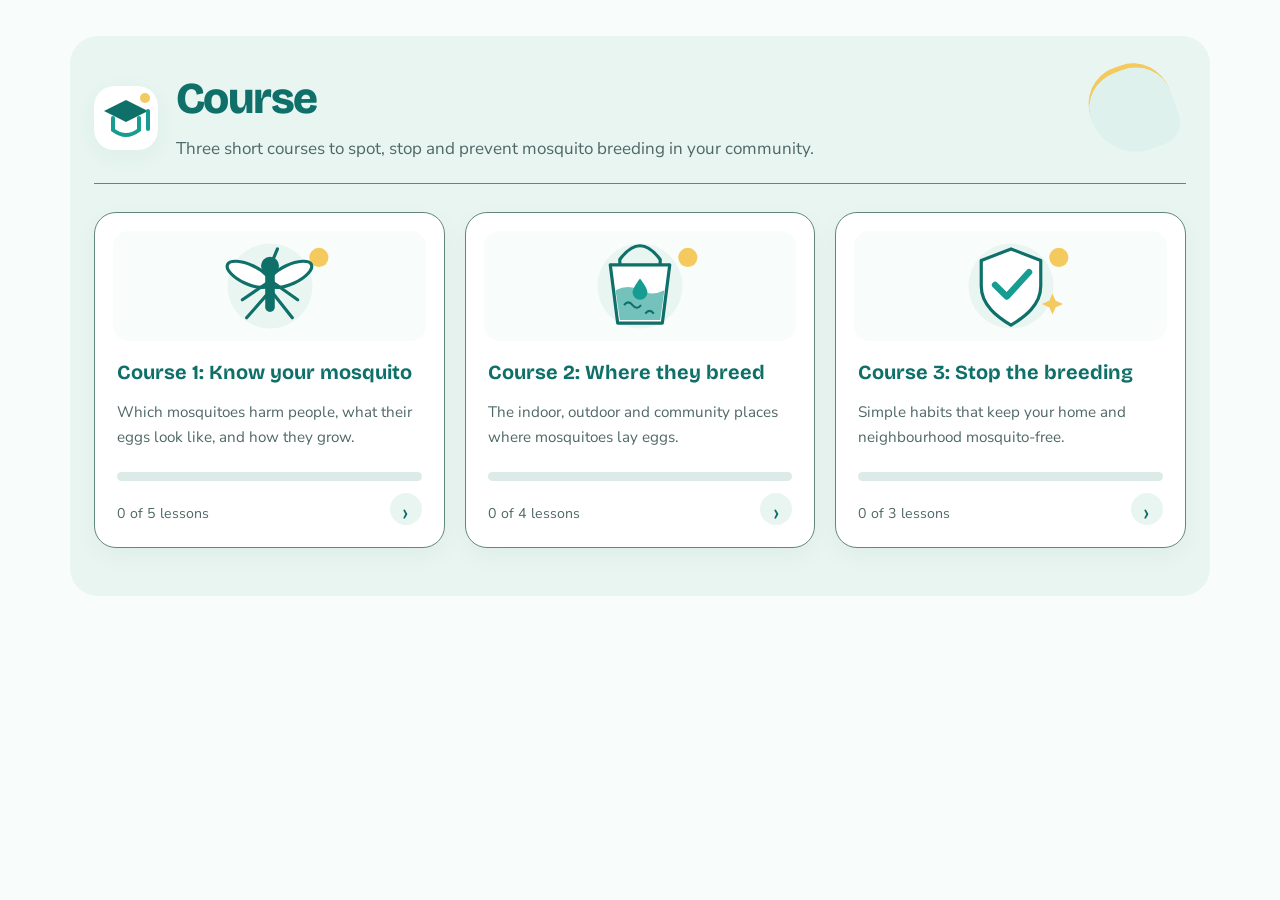
<file: Course.html>
<!doctype html><html lang="en"><head><meta charset="utf-8">
<meta name="viewport" content="width=device-width, initial-scale=1, viewport-fit=cover">
<title>Mosquito Buster Academy</title>
<link href="https://fonts.googleapis.com/css2?family=Bricolage+Grotesque:wght@600;800&family=Nunito+Sans:wght@400;700&display=swap" rel="stylesheet">
<style>
:root{--bg:#F2F6F3;--ink:#12302F;--mut:#58706C;--card:#fff;--line:#D3E0DA;--brand:#0E5A57;--on:#fff;--water:#58B8AE;--ok:#2E7D5B;--no:#B83A2E;--okbg:#E2F2EA;--nobg:#F8E4E1;box-sizing:border-box;padding-top:env(safe-area-inset-top,0px);padding-bottom:env(safe-area-inset-bottom,0px)}
@media(prefers-color-scheme:dark){:root:not([data-theme="light"]){--bg:#0C1B1B;--ink:#E6F0EC;--mut:#93A9A5;--card:#132726;--line:#234240;--brand:#5CC8BC;--on:#08201F;--water:#2A8A82;--ok:#6FD3A0;--no:#F08A7E;--okbg:#14382B;--nobg:#401E1A}}
:root[data-theme="dark"]{--bg:#0C1B1B;--ink:#E6F0EC;--mut:#93A9A5;--card:#132726;--line:#234240;--brand:#5CC8BC;--on:#08201F;--water:#2A8A82;--ok:#6FD3A0;--no:#F08A7E;--okbg:#14382B;--nobg:#401E1A}
*{box-sizing:border-box}html{scroll-padding-top:env(safe-area-inset-top,0px)}
body{margin:0;background:var(--bg);color:var(--ink);font:17px/1.55 "Nunito Sans",system-ui,sans-serif}
h1,h2,h3{font-family:"Bricolage Grotesque","Trebuchet MS",sans-serif;line-height:1.15;margin:0 0 .5em}
h1{font-size:2rem;font-weight:800}h2{font-size:1.25rem}h3{font-size:1.1rem}
main{max-width:720px;margin:0 auto;padding:20px 18px 48px}
.mut,small{color:var(--mut)}
.hero{display:flex;gap:20px;align-items:center;justify-content:space-between;margin-bottom:24px}
.jarw{text-align:center;flex:none;width:96px;line-height:1.2}
.jar{width:72px;height:110px;margin:0 auto 6px;border:3px solid var(--ink);border-top:0;border-radius:0 0 18px 18px;position:relative;overflow:hidden}
.jar i{position:absolute;left:0;right:0;bottom:0;background:var(--water);transition:height .9s}
.card{background:var(--card);border:1px solid var(--line);border-radius:14px;padding:16px;margin:0 0 12px}
.card ul{padding-left:20px;margin:.4em 0}.card li{margin:.4em 0}
.win{border:2px solid var(--ok);background:var(--okbg)}
.badge{background:var(--ok);color:var(--bg);border-radius:20px;padding:2px 12px;font-size:.85rem;font-weight:700}
.row{display:flex;justify-content:space-between;align-items:center;gap:10px}
button{font:inherit;cursor:pointer}
.btn{background:var(--brand);color:var(--on);border:0;border-radius:10px;padding:12px 18px;font-weight:700;min-height:44px}
.btn.ghost{background:transparent;color:var(--brand);border:2px solid var(--brand)}
.btn:disabled,.o:disabled{cursor:default}
.o{display:block;width:100%;text-align:left;background:var(--card);color:var(--ink);border:2px solid var(--line);border-radius:10px;padding:12px 14px;margin:8px 0;min-height:44px}
.o.ok{border-color:var(--ok);background:var(--okbg)}.o.no{border-color:var(--no);background:var(--nobg)}
.fin:disabled{opacity:.5}
#why{padding:10px 12px;border-radius:8px;background:var(--card);border-left:4px solid var(--brand);margin:8px 0 14px}
.bar{height:8px;background:var(--line);border-radius:4px;overflow:hidden}.bar i{display:block;height:100%;background:var(--brand)}
.back{background:none;border:0;color:var(--brand);font-weight:700;padding:8px 0;margin-bottom:8px}
:focus-visible{outline:3px solid var(--brand);outline-offset:2px}
.big{background:var(--card);border:2px solid var(--brand);border-radius:22px;padding:14px;margin-bottom:16px}.big .card{background:var(--bg);cursor:pointer;margin:0 0 12px}.big .card:last-child{margin-bottom:0}.big .card:active{border-color:var(--brand)}
main.wide{max-width:1100px}.big{display:grid;grid-template-columns:repeat(auto-fill,minmax(280px,1fr));gap:14px}.big .card{margin:0}
.fig{margin:0 0 14px;padding:12px;background:var(--card);border:1px solid var(--line);border-radius:14px}.fig svg{width:100%;height:auto;display:block}.fig figcaption{font-size:.9rem;color:var(--mut);margin-top:6px}svg text{fill:currentColor;font:11px "Nunito Sans",sans-serif}
.grid{display:grid;grid-template-columns:1fr 1fr;gap:8px}.sp{font:inherit;cursor:pointer;background:var(--card);color:var(--ink);border:2px solid var(--line);border-radius:10px;padding:10px;min-height:44px;text-align:left}.sp.seen{border-color:var(--ok);background:var(--okbg)}.tip{padding:10px 12px;border-radius:8px;background:var(--bg);border-left:4px solid var(--brand);margin:10px 0;min-height:3.4em}input[type=range]{width:100%;accent-color:var(--brand)}.ck{display:block;padding:10px 4px}.ck input{width:20px;height:20px;margin-right:10px;vertical-align:middle;accent-color:var(--brand)}.wd{margin-top:16px}.tabs{display:flex;gap:8px;margin-bottom:8px}.tabs .sp{flex:1;text-align:center}
@media(prefers-reduced-motion:reduce){*{transition:none!important}}
</style><style id="aedesaway-course-academy">
:root{--bg:#F8FCFA;--ink:#0B3B3A;--mut:#4F6866;--card:#FFFFFF;--line:#DCEBE8;--brand:#0F6F69;--on:#FFFFFF;--water:#169C90}
body{background:#F8FCFA!important;color:#0B3B3A;font-family:"Nunito Sans",system-ui,sans-serif!important}
html{scroll-padding-top:36px}
main#app{max-width:760px;margin:36px auto 24px;padding:28px 24px 32px;border-radius:28px;background:#E8F5F1;min-width:0}
main#app.wide{max-width:1140px}
#app>.hero{position:relative;isolation:isolate;align-items:center;margin-bottom:28px;padding:10px 0 20px;gap:18px;border-bottom:1px solid #0F6F691A}
#app>.hero::before{content:"";display:block;flex:0 0 64px;width:64px;height:64px;background:center/contain no-repeat url("data:image/svg+xml,%3Csvg%20xmlns%3D%22http%3A%2F%2Fwww.w3.org%2F2000%2Fsvg%22%20viewBox%3D%220%200%2064%2064%22%3E%3Crect%20width%3D%2264%22%20height%3D%2264%22%20rx%3D%2220%22%20fill%3D%22%23FFFFFF%22%2F%3E%3Cpath%20d%3D%22m10%2025%2022-11%2022%2011-22%2011Z%22%20fill%3D%22%230F6F69%22%2F%3E%3Cpath%20d%3D%22M19%2032v12q13%2010%2026%200V32M54%2025v18%22%20fill%3D%22none%22%20stroke%3D%22%23169C90%22%20stroke-width%3D%224%22%20stroke-linecap%3D%22round%22%2F%3E%3Ccircle%20cx%3D%2251%22%20cy%3D%2212%22%20r%3D%225%22%20fill%3D%22%23F4C95D%22%2F%3E%3C%2Fsvg%3E");box-shadow:0 6px 22px #0F6F690D;border-radius:20px}
#app>.hero>div{flex:1;min-width:0}
#app>.hero::after{content:"";position:absolute;right:12px;top:0;width:84px;height:84px;border-radius:50% 50% 30% 60%;background:#169C900C;border-top:5px solid #F4C95D;z-index:-1;transform:rotate(-20deg);pointer-events:none}
#app>.hero h1{font-size:clamp(2rem,4vw,2.75rem);color:#0F6F69;margin:0 0 10px;letter-spacing:-.035em}
#app>.hero p{margin:0;max-width:650px;line-height:1.65}
#app>.big{padding:0;border:0;background:transparent;gap:20px;grid-template-columns:repeat(3,minmax(0,1fr));align-items:stretch}
#app>.big>.card{display:flex;flex-direction:column;position:relative;overflow:hidden;background:#FFFFFF;border:1px solid #DCEBE8;border-radius:22px;padding:22px;margin:0;box-shadow:0 8px 24px #0B3B3A0A;transition:transform .24s ease,box-shadow .24s ease,border-color .24s ease}
#app>.big>.card::before{content:"";display:block;height:110px;flex:none;margin:-4px -4px 18px;border-radius:16px;background-color:#F8FCFA;background-position:center;background-size:auto 106px;background-repeat:no-repeat}
#app>.big>.card:nth-child(1)::before{background-image:url("data:image/svg+xml,%3Csvg%20xmlns%3D%22http%3A%2F%2Fwww.w3.org%2F2000%2Fsvg%22%20viewBox%3D%220%200%20160%20100%22%3E%3Ccircle%20cx%3D%2280%22%20cy%3D%2250%22%20r%3D%2240%22%20fill%3D%22%23E8F5F1%22%2F%3E%3Ccircle%20cx%3D%22126%22%20cy%3D%2223%22%20r%3D%229%22%20fill%3D%22%23F4C95D%22%2F%3E%3Cg%20fill%3D%22white%22%20stroke%3D%22%230F6F69%22%20stroke-width%3D%223%22%20stroke-linecap%3D%22round%22%3E%3Cellipse%20cx%3D%2260%22%20cy%3D%2239%22%20rx%3D%2222%22%20ry%3D%229%22%20transform%3D%22rotate(25%2060%2039)%22%2F%3E%3Cellipse%20cx%3D%2299%22%20cy%3D%2239%22%20rx%3D%2222%22%20ry%3D%229%22%20transform%3D%22rotate(-25%2099%2039)%22%2F%3E%3Cpath%20d%3D%22m79%2046-25%2017m25-7L58%2080m24-34%2024%2017M82%2056l19%2024M80%2032l7-17%22%2F%3E%3Cpath%20d%3D%22M80%2040v30%22%20stroke-width%3D%229%22%2F%3E%3Ccircle%20cx%3D%2280%22%20cy%3D%2231%22%20r%3D%227%22%20fill%3D%22%230F6F69%22%2F%3E%3C%2Fg%3E%3C%2Fsvg%3E")}
#app>.big>.card:nth-child(2)::before{background-image:url("data:image/svg+xml,%3Csvg%20xmlns%3D%22http%3A%2F%2Fwww.w3.org%2F2000%2Fsvg%22%20viewBox%3D%220%200%20160%20100%22%3E%3Ccircle%20cx%3D%2280%22%20cy%3D%2250%22%20r%3D%2240%22%20fill%3D%22%23E8F5F1%22%2F%3E%3Ccircle%20cx%3D%22125%22%20cy%3D%2223%22%20r%3D%229%22%20fill%3D%22%23F4C95D%22%2F%3E%3Cpath%20d%3D%22M52%2030h56l-7%2055H59Z%22%20fill%3D%22white%22%20stroke%3D%22%230F6F69%22%20stroke-width%3D%223%22%20stroke-linejoin%3D%22round%22%2F%3E%3Cpath%20d%3D%22M57%2054q12-6%2023%200t23%200l-4%2028H61Z%22%20fill%3D%22%23169C90%22%20opacity%3D%22.6%22%2F%3E%3Cpath%20d%3D%22M61%2030v-5q19-26%2038%200v5%22%20fill%3D%22none%22%20stroke%3D%22%230F6F69%22%20stroke-width%3D%223%22%2F%3E%3Cpath%20d%3D%22M80%2043s-7%209-7%2013a7%207%200%200%200%2014%200c0-4-7-13-7-13%22%20fill%3D%22%23169C90%22%2F%3E%3Cpath%20d%3D%22M65%2068q4-5%208%200t8%200m4%208q4-5%208%200%22%20fill%3D%22none%22%20stroke%3D%22%230F6F69%22%20stroke-width%3D%222%22%2F%3E%3C%2Fsvg%3E")}
#app>.big>.card:nth-child(3)::before{background-image:url("data:image/svg+xml,%3Csvg%20xmlns%3D%22http%3A%2F%2Fwww.w3.org%2F2000%2Fsvg%22%20viewBox%3D%220%200%20160%20100%22%3E%3Ccircle%20cx%3D%2280%22%20cy%3D%2250%22%20r%3D%2240%22%20fill%3D%22%23E8F5F1%22%2F%3E%3Ccircle%20cx%3D%22125%22%20cy%3D%2223%22%20r%3D%229%22%20fill%3D%22%23F4C95D%22%2F%3E%3Cpath%20d%3D%22m80%2015%2028%2011v24c0%2018-15%2029-28%2037-13-8-28-19-28-37V26Z%22%20fill%3D%22white%22%20stroke%3D%22%230F6F69%22%20stroke-width%3D%223%22%20stroke-linejoin%3D%22round%22%2F%3E%3Cpath%20d%3D%22m65%2049%2011%2011%2021-23%22%20fill%3D%22none%22%20stroke%3D%22%23169C90%22%20stroke-width%3D%226%22%20stroke-linecap%3D%22round%22%20stroke-linejoin%3D%22round%22%2F%3E%3Cpath%20d%3D%22m119%2057%203%207%207%203-7%203-3%207-3-7-7-3%207-3Z%22%20fill%3D%22%23F4C95D%22%2F%3E%3C%2Fsvg%3E")}
#app>.big>.card>.row:first-child{align-items:flex-start;flex-wrap:wrap;gap:8px}
#app>.big>.card h2{font-size:1.25rem;line-height:1.35;color:#0F6F69;margin:0}
#app>.big>.card>p{font-size:.95rem;line-height:1.65;color:#4F6866;margin:14px 0 22px;flex:1}
#app>.big>.card>.row:last-child{align-items:flex-end;gap:10px}
#app>.big>.card>.row:last-child>span{display:grid;place-items:center;flex:none;width:32px;height:32px;border-radius:50%;background:#E8F5F1;color:#0F6F69;font-size:26px;transition:transform .24s ease}
#app .bar{height:9px;background:#DCEBE8;border-radius:99px}
#app .bar i{background:linear-gradient(90deg,#0F6F69,#169C90);border-radius:inherit;transition:width .65s ease;transform-origin:left;animation:academy-progress .65s ease-out both}
#app>.btn.ghost{margin-top:10px;min-height:44px;padding:10px 18px;border:1px solid #0F6F6940;background:#FFFFFF;color:#0F6F69;border-radius:12px;box-shadow:0 3px 10px #0B3B3A05;transition:background .2s,box-shadow .2s}
#app>.btn.ghost:hover{background:#F8FCFA;box-shadow:0 5px 16px #0B3B3A0D}
@media(hover:hover){#app>.big>.card:hover{transform:translateY(-6px);border-color:#169C9080;box-shadow:0 16px 32px #0F6F691A}#app>.big>.card:hover>.row:last-child>span{transform:translateX(4px)}}
#app>.big>.card:focus-visible{outline:3px solid #169C90;outline-offset:4px;box-shadow:0 12px 28px #0F6F691A}
@keyframes academy-progress{from{transform:scaleX(0)}to{transform:scaleX(1)}}
@media(max-width:900px){main#app{margin:36px 20px 24px}#app>.big{gap:14px}#app>.big>.card{padding:18px}}
@media(max-width:720px){main#app{margin:32px 14px 20px;padding:24px 18px;border-radius:22px}#app>.big{grid-template-columns:1fr;gap:16px}#app>.big>.card{padding:20px}#app>.big>.card::before{height:100px;background-size:auto 100px}#app>.hero{gap:12px;padding-top:0;margin-bottom:22px}#app>.hero::before{flex-basis:48px;width:48px;height:48px;align-self:flex-start}#app>.hero::after{width:60px;height:60px;right:0}#app>.hero p{font-size:.95rem}}
@media(prefers-reduced-motion:reduce){#app *,#app *::before,#app *::after{animation:none!important;transition:none!important;scroll-behavior:auto!important}}
</style><style id="aedesaway-readable-theme">
:root{--aa-progress:#0F6F69;--aa-track:#DCEBE8;--aa-bg:#F8FCFA;--aa-surface:#FFFFFF;--aa-soft:#E8F5F1;--aa-text:#0B3B3A;--aa-muted:#4F6866;--aa-accent:#0F6F69;--aa-border:#63877F;--aa-danger:#A51D27;--aa-warnbg:#FFF3D0;--aa-warntext:#513B00;--aa-okbg:#E2F2EA;--aa-oktext:#18593B;--aa-nobg:#FBE7E9;--aa-notext:#911C28;color-scheme:light;--bg:var(--aa-bg)!important;--sf:var(--aa-surface)!important;--card:var(--aa-surface)!important;--c:var(--aa-surface)!important;--ink:var(--aa-text)!important;--t:var(--aa-text)!important;--mut:var(--aa-muted)!important;--muted:var(--aa-muted)!important;--mu:var(--aa-muted)!important;--m:var(--aa-muted)!important;--line:var(--aa-border)!important;--ln:var(--aa-border)!important;--bd:var(--aa-border)!important;--mint:var(--aa-soft)!important;--tl:var(--aa-accent)!important;--teal:var(--aa-accent)!important;--brand:#0F6F69!important;--on:#FFFFFF!important;--bt:#0F6F69!important;--g:#0F6F69!important;--gd:#0B504B!important;--r:var(--aa-danger)!important;--red:#A51D27!important;--amb:var(--aa-warnbg)!important;--ambt:var(--aa-warntext)!important;--ambl:#B78926!important;--okbg:var(--aa-okbg)!important;--ok:var(--aa-oktext)!important;--nobg:var(--aa-nobg)!important;--no:var(--aa-notext)!important;}
@media(prefers-color-scheme:dark){:root:not([data-theme="light"]){--aa-progress:#83E1CD;--aa-track:#213F39;--aa-bg:#0B1E1C;--aa-surface:#142D2A;--aa-soft:#1C3B35;--aa-text:#F0F8F5;--aa-muted:#B5CFCA;--aa-accent:#83E1CD;--aa-border:#789C96;--aa-danger:#FFB5BC;--aa-warnbg:#41351A;--aa-warntext:#FFE39A;--aa-okbg:#173D2C;--aa-oktext:#ADE8C3;--aa-nobg:#48252C;--aa-notext:#FFBDC5;color-scheme:dark;}}
:root[data-theme="dark"]{--aa-progress:#83E1CD;--aa-track:#213F39;--aa-bg:#0B1E1C;--aa-surface:#142D2A;--aa-soft:#1C3B35;--aa-text:#F0F8F5;--aa-muted:#B5CFCA;--aa-accent:#83E1CD;--aa-border:#789C96;--aa-danger:#FFB5BC;--aa-warnbg:#41351A;--aa-warntext:#FFE39A;--aa-okbg:#173D2C;--aa-oktext:#ADE8C3;--aa-nobg:#48252C;--aa-notext:#FFBDC5;color-scheme:dark;}
body{background:var(--aa-bg)!important;color:var(--aa-text)!important}
input,textarea,select,option{background:var(--aa-surface)!important;color:var(--aa-text)!important;border-color:var(--aa-border)!important;caret-color:var(--aa-text)}
input::placeholder,textarea::placeholder{color:var(--aa-muted)!important;opacity:1}
input[type=checkbox],input[type=radio],input[type=range]{accent-color:#0F6F69}
:focus-visible{outline:3px solid var(--aa-accent)!important;outline-offset:3px}
h1,h2,h3,h4,p,label,dt,dd,th,td,summary,figcaption{color:inherit}
a{color:var(--aa-accent)}
.mut,.copy,.hint,.sub,.sm,.info dt,.pre span,.stats small,.stats p,.stats span,.streak-cell,.resident small,.leader-footer,.status,.badge small,.badge.locked b,.together small,.together p,.habit p,.habit small,.eyebrow,small{color:var(--aa-muted)!important}
.card,.panel,.stats article,.st,.fn,.podium-card,.story,.fig,dialog,.pop,.ai,.o,.sp,.ib{background:var(--aa-surface)!important;color:var(--aa-text)!important;border-color:var(--aa-border)!important}
.hero,.fb,.loc,.together,.task-icon,.chip,.notice,.close,.you,.you-label,.task-points,.tip,.big,.habit,#app,#sidebar,#leaderboard{background:var(--aa-soft)!important;color:var(--aa-text)!important;border-color:var(--aa-border)!important}
main#app{background:var(--aa-soft)!important}
#app>.big{background:transparent!important}
#app>.big>.card{background:var(--aa-surface)!important}
#app>.big>.card h2,#app>.hero h1{color:var(--aa-accent)!important}
#app>.big>.card>p{color:var(--aa-muted)!important}
#app>.big>.card>.row:last-child>span{background:var(--aa-soft)!important;color:var(--aa-accent)!important}
#app>.big>.card::before{background-color:#F8FCFA}
body>header,.shell{background:var(--aa-surface)!important;color:var(--aa-text)!important;border-color:var(--aa-border)!important}
.brand,.brand small,.logo,.logo b,.logo svg,.cap,.go,.st b,.stats strong,.podium-points{color:var(--aa-accent)!important}
nav a,.nv,.nt,.bt,.badge,.back,.tabs button{color:var(--aa-text)!important}
nav a:hover,.nv:hover,.nt:hover,.tabs button:hover,.bt[aria-pressed=true]{background:var(--aa-soft)!important;color:var(--aa-text)!important}
nav a[aria-current],.tabs button[aria-pressed=true],.nv[aria-current=page]{background:#0F6F69!important;color:#FFFFFF!important}
button.btn,#login,button[type=submit],#menu{background:#0F6F69!important;color:#FFFFFF!important;border-color:#0F6F69!important}
button.btn:hover,#login:hover,button[type=submit]:hover,#menu:hover{background:#0B504B!important;color:#FFFFFF!important}
button.btn.ghost,button.btn.s,.btn.o,#app>.btn.ghost{background:var(--aa-surface)!important;color:var(--aa-accent)!important;border-color:var(--aa-border)!important}
button.o,button.sp,.nt,.badge{background:var(--aa-surface)!important;color:var(--aa-text)!important}
button.o:hover,button.sp:hover{border-color:var(--aa-accent)!important;background:var(--aa-soft)!important}
.o.ok,.sp.seen,.pre label.on,.win,.alert.g{background:var(--aa-okbg)!important;color:var(--aa-oktext)!important;border-color:var(--aa-oktext)!important}
.o.no,.alert.r,.ai.cx{background:var(--aa-nobg)!important;color:var(--aa-notext)!important;border-color:var(--aa-notext)!important}
.strip,.alert.o,details{background:var(--aa-warnbg)!important;color:var(--aa-warntext)!important;border-color:#B78926!important}
.alert{background:var(--aa-soft)!important;color:var(--aa-text)!important}
.ov{background:var(--aa-surface)!important;color:var(--aa-danger)!important}
.cnt{background:#A51D27;color:#FFFFFF!important}
.badge:not(button){background:#18593B!important;color:#FFFFFF!important}
.st.x{background:#A51D27!important;color:#FFFFFF!important}
.st.live,.status-reviewed{background:#F4C95D!important;color:#513B00!important}
.st.d,.status-resolved{background:#18593B!important;color:#FFFFFF!important}
.status-received{background:#A51D27!important;color:#FFFFFF!important}
.task.done label{color:var(--aa-oktext)!important}
.task input:checked{background:#0F6F69!important;border-color:var(--aa-accent)!important}
.task input:checked::after{color:#FFFFFF!important}
#fill,.prog i,.bar i{background:var(--aa-progress)!important}
.track,.prog,#app .bar{background:var(--aa-track)!important}
#toast,.toast{background:#0B3B3A!important;color:#FFFFFF!important}
.toast small{color:#E8F5F1!important;opacity:1}
.nt.rd,.lk svg{opacity:1}
#sidebar h2,#sidebar h3,#sidebar label,#leaderboard li{color:var(--aa-text)!important}
#sidebar button:not(.leaflet-control button){background:#0F6F69;color:#FFFFFF}
.leaflet-popup-content-wrapper,.leaflet-popup-tip{background:var(--aa-surface)!important;color:var(--aa-text)!important}
.leaflet-control a,.leaflet-bar a{background:var(--aa-surface)!important;color:var(--aa-text)!important}
.leaflet-container .leaflet-control-attribution{background:var(--aa-surface)!important;color:var(--aa-text)!important}
.leaflet-control-attribution a{color:var(--aa-accent)!important}
.leaflet-tooltip{background:var(--aa-surface)!important;color:var(--aa-text)!important;border-color:var(--aa-border)!important}
dialog::backdrop{background:#04110FC4}
.tag,.avatar{background:var(--aa-soft)!important;color:var(--aa-text)!important;border-color:var(--aa-border)!important}
.medal{background:#0F6F69!important;color:#FFFFFF!important;border-color:var(--aa-surface)!important}
td:first-child,th,.tag,.badge-preview-controls label,.badge-unlock-popup p{color:var(--aa-muted)!important}
.badge-unlock-popup,.badge-preview-controls,.floating-reward,.bonus-reward{background:var(--aa-surface)!important;color:var(--aa-text)!important;border-color:var(--aa-border)!important}
.badge-preview-controls button{background:#0F6F69!important;color:#FFFFFF!important}
[style*="color:var(--brand)"]{color:var(--aa-accent)!important}
#why{background:var(--aa-surface)!important;color:var(--aa-text)!important}
.strip button,.strip small{color:var(--aa-warntext)!important}
.alert.o small{color:var(--aa-warntext)!important}
.alert.r small{color:var(--aa-notext)!important}
.alert.g small{color:var(--aa-oktext)!important}
.stat-icon{background:var(--aa-soft)!important;color:var(--aa-accent)!important}
</style></head><body><main id="app"></main>
<script>
const C=[
{t:'Know your mosquito',d:'Which mosquitoes harm people, what their eggs look like, and how they grow.',
L:[
{t:'Meet the mosquito',b:`<p>A mosquito is a tiny flying insect with a long, thin mouth called a proboscis. It is only a few millimetres long, but it is one of the most dangerous animals for people, because some mosquitoes carry germs from one person to another.</p><p>Only <b>female</b> mosquitoes bite. They need the protein in blood to make their eggs. Male mosquitoes do not bite at all. They drink sweet plant juice, called nectar, like butterflies do.</p><p>There are thousands of kinds of mosquitoes in the world. Most are harmless to people. Only a few kinds spread diseases such as dengue and malaria, and you will meet them in this course.</p><p>The good news is that mosquitoes need water to start their life. If we remove the water, we can stop many of them before they ever fly.</p>`,q:['Which mosquitoes bite people?',['Only males','Only females','Both equally'],1,'Only females need blood to develop eggs.']},
{t:'Three genera to know',b:`<p>Scientists group mosquitoes into families called <b>genera</b> (one is a genus). Three genera matter most for human health in Malaysia. Learning to tell them apart helps you know which disease to watch for.</p><p>Remember: a mosquito only spreads a disease if it first bit an infected person. Most mosquitoes that bite you are not infected, but you cannot tell by looking.</p>`,q:['A black mosquito with white leg stripes bites you at 4 pm. Which genus is most likely?',['Aedes','Anopheles','Culex'],0,'Aedes, the dengue mosquito, is striped and bites in the daytime.']},
{t:'The life cycle',b:`<p>A mosquito goes through four stages in its life. This is called the <b>life cycle</b>.</p><p>In warm weather the whole cycle takes about 7 to 10 days. This is the most important number in the course. If you empty the water every week, the wrigglers never become flying mosquitoes. Drag the slider below to follow the stages day by day.</p>`,q:['Which stages need water?',['Only the adult','Egg, larva and pupa','Only the egg'],1,'The egg, larva and pupa all depend on water, so removing standing water stops the breeding.']},
{t:'What the eggs look like',b:`<p>Knowing what mosquito eggs look like helps you find them before they hatch. Each type lays its eggs in a different way.</p><p>Aedes eggs are very tough. They can stay dry for months, and they hatch as soon as rain or new water covers them. That is why pouring out the water is not enough. You must also scrub the walls. Tap each mosquito below to see where its eggs are.</p>`,q:['You see a small black raft of eggs floating on a puddle. Which genus?',['Aedes','Culex','Anopheles'],1,'Culex lays floating rafts. Aedes eggs are single specks on the wall.']},
{t:'Who bites, and when',b:`<p>Different mosquitoes bite at different times, so you need protection at different times of the day.</p><p>You cannot tell if a mosquito carries a disease by looking at it. So the safest habit is to protect yourself all day: wear long sleeves in the daytime, use repellent, and keep doors and windows screened.</p><p>Move the slider below to see which mosquitoes are active at each hour.</p>`,q:['When should you protect yourself from dengue mosquitoes?',['Only at night','Mainly during the day','Never indoors'],1,'Aedes bites mainly in the daytime, including indoors.']}],
F:[
['Which genus spreads dengue?',['Aedes','Culex','Anopheles'],0,'Aedes aegypti and Aedes albopictus spread dengue.'],
['Which genus is linked with malaria?',['Anopheles','Aedes','Culex'],0,'Anopheles carries malaria parasites.'],
['How long does the life cycle take in warm weather?',['About 1 day','About 7 to 10 days','About 3 months'],1,'Roughly 7 to 10 days, which is why weekly checks work.'],
['Where does Aedes lay its eggs?',['In a raft on the surface','On leaves far from water','On the container wall just above the waterline'],2,'Eggs stick singly just above the waterline and hatch when water rises.'],
['Why do female mosquitoes bite?',['To drink nectar','To get blood for developing eggs','To mark territory'],1,'Blood supplies protein for egg development.']]},
{t:'Where they breed',d:'The indoor, outdoor and community places where mosquitoes lay eggs.',
L:[
{t:'What a mosquito needs',b:`<p>Mosquitoes simply lay their eggs wherever they find <b>still water</b>. That can be a big pond or something as small as a bottle cap with rainwater inside.</p><p>Different mosquitoes like different water. Aedes (dengue) prefer clean, still water in shady places close to homes. Culex like dirty water, such as in blocked drains. Anopheles like clean water in places such as streams, ponds and swamps, often away from town.</p><p>Time is also important. Water that sits still for 7 days or more is long enough for eggs to grow into new flying mosquitoes. Moving water, covered water and dry containers do not give them a good place to start.</p><p>Drag the slider below to see what happens as water stays still for longer.</p>`,q:['Which is the biggest warning sign for breeding?',['Strong wind','Still water left for over a week','Direct sunlight'],1,'Water that stands for a week or more can grow a new generation.']},
{t:'Inside the home',b:`<p>Many people think mosquitoes breed only outside, but the Aedes mosquito often breeds inside the home. Anything that holds water for a week can be a breeding site, even if it is small and hidden.</p><p>Common places are flower vases, the drip tray of a water dispenser or fridge, the drip tray under an air-conditioner, buckets and tanks in the bathroom, saucers under plant pots and pet water bowls. They are easy to forget because we see them every day.</p><p>Check these places once a week. Pour out the water, scrub the sides and refill with fresh water if needed.</p>`,q:['Which is an indoor breeding site?',['A dry floor','A closed cupboard','A flower vase with old water'],2,'Vase water that is not changed often is a classic site.']},
{t:'Around the house and street',b:`<p>Outside, rain is the biggest helper for mosquitoes. After a storm, water collects in all kinds of things that people have thrown away or forgotten.</p><p>Look for old tyres, empty cans, bottles, plastic cups and food boxes, blocked drains and roof gutters, plant pots, folds in plastic sheets and hollow bamboo stumps. A single old tyre can hold rainwater for weeks and breed many mosquitoes.</p><p>Many of these places are easy to fix. Throw rubbish away properly, turn containers upside down and keep drains clear.</p>`,q:['After heavy rain, which is a common risk?',['Clean dry pavements','Closed windows','Old tyres filled with water'],2,'Tyres hold rainwater for weeks.']},
{t:'Shared and public places',b:`<p>Mosquitoes do not stop at your fence. A neglected place in your neighbourhood can send mosquitoes into many homes, because they can fly to nearby houses.</p><p>Watch for construction sites with puddles and open drums, empty land with piles of rubbish, bin areas, recycling points where cans and bottles collect rain, and ponds or drains that nobody cleans.</p><p>These shared places are easy to overlook because nobody feels they own the problem. That is why community action and reporting matter. If you see one, tell the owner, the residents' committee or the local council.</p>`,q:['Why do open recycling bins need lids?',['Lids make bins heavier','Rain collects in the cans and bottles inside','Mosquitoes eat paper'],1,'Rain fills cans and bottles inside the bin and creates breeding sites.']}],
F:[
['Which place is most likely to breed Aedes?',['A sealed tank with a tight lid','A plant saucer with old water','A dry rooftop'],1,'Aedes breed in small pools of still water near homes.'],
['Culex mosquitoes are most associated with...',['Blocked drains with dirty water','Dry sand','Fast-flowing rivers'],0,'Culex tolerate dirty, still water.'],
['How often should water in vases and trays be emptied?',['Once a month','Only when it smells','At least every 7 days'],2,'Weekly emptying breaks the 7 to 10 day cycle.'],
['Which is NOT a likely breeding site?',['Discarded cup holding rainwater','Blocked roof gutter','Clean dry floor tiles'],2,'Without standing water there is nothing to breed in.']]},
{t:'Stop the breeding',d:'Simple habits that keep your home and neighbourhood mosquito-free.',
L:[
{t:'Empty, scrub, cover',b:`<p>The best way to stop mosquitoes is to stop them breeding. There are three simple steps for any container that holds water: <b>empty it, scrub it and cover it</b>.</p>`,q:['Why scrub container walls?',['To make them shiny','Eggs stick to the wall and survive a quick rinse','Scrubbing kills adults'],1,'Eggs cling to the wall and can hatch later if left behind.']},
{t:'Drains, gutters and rubbish',b:`<p>Some breeding sites are not containers you can pour out. They are places where water cannot flow or where rubbish holds water.</p>`,q:['What stops drains becoming breeding sites?',['Letting leaves collect','Covering them with plastic','Clearing blockages so water flows'],2,'Flowing water leaves no still pool for eggs.']},
{t:'Protect yourself and report',b:`<p>Even with good habits, some mosquitoes will still be around. So protect yourself and help your community.</p>`,q:['You have a fever, severe headache and joint pain after mosquito bites. What now?',['See a doctor early','Wait two weeks','Ignore it'],0,'Early medical care matters for dengue.']}],
F:[
['Which habit best breaks the breeding cycle?',['A weekly check that empties standing water','Spraying perfume','Closing curtains'],0,'Removing water every week stops larvae maturing.'],
['How should you clean a water container?',['Rinse quickly and refill','Scrub the walls, then empty or cover it','Add more water'],1,'Scrubbing removes the sticky eggs.'],
['Who should you report a neglected breeding site to?',['A neighbour\'s pet','A shop','The local council or health office'],2,'Authorities can inspect and clear shared sites.'],
['Which protects you from bites?',['Leaving doors open','Window screens and repellent','Wearing shorts outdoors'],1,'Physical barriers and repellent reduce bites.']]}
];
const $=s=>document.querySelector(s),A=$('#app');
let P={l:{},f:{}},S={};
try{P=JSON.parse(localStorage.getItem('mba'))||P}catch(e){}
const save=()=>{try{localStorage.setItem('mba',JSON.stringify(P))}catch(e){}};
const nl=i=>C[i].L.filter((_,j)=>P.l[i+'-'+j]).length;
const go=h=>{A.innerHTML=h;A.classList.toggle('wide',h.includes('class="big"'));window.scrollTo(0,0)};
const qbox=q=>`<div>${q[0].length?`<h3>${q[0]}</h3>`:''}${q[1].map((o,k)=>`<button class="o" onclick="pick(${k})">${o}</button>`).join('')}<p id="why" hidden></p></div>`;
function pick(k){if(S.done)return;S.done=1;const q=S.cur,ok=k==q[2];
document.querySelectorAll('.o').forEach((b,x)=>{b.disabled=true;if(x==q[2])b.classList.add('ok');else if(x==k)b.classList.add('no')});
const w=$('#why');w.hidden=false;w.textContent=(ok?'Correct. ':'Not quite. ')+q[3];
S.after&&S.after(ok);$('#nx').hidden=false}
function home(){
const tot=C.reduce((a,c)=>a+c.L.length+1,0),done=C.reduce((a,c,i)=>a+nl(i)+(P.f[i]>=70?1:0),0),p=Math.round(done/tot*100),all=C.every((_,i)=>P.f[i]>=70);
go(`<div class="hero"><div><h1>Course</h1><p class="mut">Three short courses to spot, stop and prevent mosquito breeding in your community.</p></div></div>${all?'<div class="card win"><h2>You are a Mosquito Buster!</h2><p>All 3 courses passed. Share what you learned with your neighbours.</p></div>':''}
<div class="big">${C.map((c,i)=>{const n=nl(i),t=c.L.length;return `<div class="card" role="button" tabindex="0" onclick="lesson(${i},0)" onkeydown="if(event.key=='Enter')lesson(${i},0)"><div class="row"><h2>Course ${i+1}: ${c.t}</h2>${P.f[i]>=70?'<span class="badge">Passed</span>':''}</div><p>${c.d}</p><div class="bar"><i style="width:${n/t*100}%"></i></div><div class="row" style="margin-top:12px"><small>${n} of ${t} lessons${P.f[i]!=null?', best quiz '+P.f[i]+'%':''}</small><span aria-hidden="true">›</span></div></div>`}).join('')}</div>
`)}

function course(i){const c=C[i],ok=nl(i)==c.L.length;
go(`<button class="back" onclick="home()">‹ All courses</button><h1>${c.t}</h1><p class="mut">${c.d}</p>
${c.L.map((l,j)=>`<button class="o" onclick="lesson(${i},${j})">${P.l[i+'-'+j]?'✓ ':''}Lesson ${j+1}: ${l.t}</button>`).join('')}
<button class="o fin" ${ok?'':'disabled'} onclick="quiz(${i})">Final quiz: ${c.F.length} questions, pass at 70%${ok?'':' (finish all lessons first)'}</button>`)}
function lesson(i,j){const l=C[i].L[j],last=j==C[i].L.length-1;
S={cur:l.q,done:0,after:()=>{P.l[i+'-'+j]=1;save()}};
go(`<button class="back" onclick="course(${i})">‹ ${C[i].t}</button><h1>${l.t}</h1><div class="card">${l.b}</div>${qbox(l.q)}<button id="nx" class="btn" hidden onclick="${last?`course(${i})`:`lesson(${i},${j+1})`}">${last?'Back to course':'Next lesson'}</button>`)}
function quiz(i,n=0,s=0){const c=C[i],len=c.F.length;
if(n==len){const pc=Math.round(s/len*100);P.f[i]=Math.max(P.f[i]||0,pc);save();
return go(`<h1>${pc>=70?'Passed!':'Not yet'}</h1><div class="card"><h2>${s} of ${len} correct (${pc}%)</h2><p>${pc>=70?'You earned the badge for '+c.t+'.':'You need 70% to pass. Review the lessons and try again.'}</p></div><button class="btn" onclick="${pc>=70?'home()':`quiz(${i})`}">${pc>=70?'Back to courses':'Retry quiz'}</button> <button class="btn ghost" onclick="course(${i})">Review lessons</button>`)}
S={cur:c.F[n],done:0,i,n,s,after:ok=>{if(ok)S.s++}};
go(`<button class="back" onclick="course(${i})">‹ Leave quiz</button><p class="mut">Question ${n+1} of ${len}</p>${qbox(c.F[n])}<button id="nx" class="btn" hidden onclick="quiz(S.i,S.n+1,S.s)">${n==len-1?'See result':'Next question'}</button>`)}
let SP=[],SL=[],SLH=0;
const spots=it=>{SP=it;return `<p class="mut">Tap each one to learn more. Found <b id="cnt">0</b> of ${it.length}.</p><div class="grid">${it.map((x,k)=>`<button class="sp" onclick="sp(this,${k})">${x[0]}</button>`).join('')}</div><div class="tip" id="tip">Tap an item above.</div>`};
function sp(b,k){b.classList.add('seen');$('#tip').textContent=SP[k][1];const n=document.querySelectorAll('.sp.seen').length;$('#cnt').textContent=n;if(n==SP.length)$('#tip').textContent+=' All found!'}
const slide=(lab,mn,mx,st,fmt)=>{SL=st;SLH=fmt;return `<label>${lab}: <b id="sv"></b></label><input type="range" min="${mn}" max="${mx}" value="${mn}" aria-label="${lab}" oninput="sl(this.value)"><div class="tip" id="so"></div>`};
function sl(v){v=+v;$('#sv').textContent=SLH?v+':00':'Day '+v;$('#so').textContent=SL.filter(s=>s[0]<=v).pop()[1]}
const eggW=()=>`<div class="tabs"><button class="sp" onclick="egg(0)">Aedes</button><button class="sp" onclick="egg(1)">Culex</button><button class="sp" onclick="egg(2)">Anopheles</button></div><svg id="egs" viewBox="0 0 220 100" width="100%" role="img" aria-label="Where each genus lays eggs"></svg><div class="tip" id="egt"></div>`;
function egg(g){let d='';
if(g==0)for(const x of [34,62,96,130,166])d+=`<circle cx="${x}" cy="43" r="3.5" fill="currentColor"/>`;
if(g==1)for(let r=0;r<2;r++)for(let c=0;c<10;c++)d+=`<ellipse cx="${82+c*6}" cy="${50+r*5}" rx="2.5" ry="3" fill="currentColor"/>`;
if(g==2)for(const x of [60,90,118,150])d+=`<ellipse cx="${x}" cy="51" rx="4" ry="2.5" fill="currentColor"/>`;
$('#egs').innerHTML=`<rect x="20" y="10" width="180" height="80" rx="6" fill="none" stroke="currentColor" stroke-width="3"/><rect x="23" y="53" width="174" height="34" fill="var(--water)" opacity=".7"/>`+d;
$('#egt').textContent=['Aedes lays eggs one by one. Each egg is tiny, about 1 mm long, black and oval, like a speck of pepper. The eggs are stuck to the wall of the container, just above the water line. They are very hard to see.','Culex lays 100 or more eggs together, stuck side by side in a floating group called a raft. It looks like a tiny dark boat on the water.','Anopheles lays single eggs that float on the water surface. Each egg has small air-filled floats on its sides.'][g]||'Tap a mosquito above to see where its eggs are.';
document.querySelectorAll('.tabs .sp').forEach((b,x)=>b.classList.toggle('seen',x==g))}
const ckW=it=>{SP=it;return `<p class="mut">Tick each item as you check it. <b id="cnt">0</b> of ${it.length} done.</p>`+it.map(t=>`<label class="ck"><input type="checkbox" onchange="ck()">${t}</label>`).join('')+`<div class="tip" id="tip"></div>`};
function ck(){const n=document.querySelectorAll('.ck input:checked').length;$('#cnt').textContent=n;$('#tip').textContent=n==SP.length?'All clear. Repeat this next week.':''}
const X={
'0-1':()=>['<p>Tap each mosquito box below to read how it looks, when it bites and what disease it spreads.</p>',spots([['Aedes','The dengue mosquito. It also spreads chikungunya and Zika. It is black with white stripes on its legs, and some people call it the tiger mosquito. It bites in the daytime and often lives inside and around homes.'],['Anopheles','Spreads malaria. When it rests, its rear end points up in the air. It bites from dusk until dawn and is often found near forests, streams and swamps.'],['Culex','Spreads filariasis (a disease that makes the legs swell) and Japanese encephalitis (a brain infection). It is brownish and bites at night. It likes dirty water, such as blocked drains.']])],
'0-2':()=>['<p>Tap each stage to read about it, then drag the slider to follow the days.</p>',spots([['Egg','The female lays tiny eggs on or near water. When water covers the eggs, they hatch in about 1 to 3 days.'],['Larva (wriggler)','A small worm-like creature that swims with a wriggling movement. It eats tiny bits of food in the water and comes up to the surface to breathe. This stage lasts about 4 to 6 days.'],['Pupa (tumbler)','It stops eating and rolls around in the water while its body changes. This lasts 1 to 2 days.'],['Adult','The new mosquito splits its skin, rests on the water for a short time, then flies away.']])+slide('Days since eggs touched water',0,10,[[0,'Egg: eggs covered by water start to hatch within 1 to 3 days.'],[3,'Larva (wriggler): feeds, grows and comes up to breathe. About 4 to 6 days.'],[7,'Pupa (tumbler): stops feeding and changes into an adult. About 1 to 2 days.'],[9,'Adult: a new mosquito flies out. Removing the water before this day stops it.']])],
'0-3':()=>[0,eggW()],
'0-4':()=>['<p>Tap each box to read, then move the slider to see which mosquitoes are active at each hour.</p>',spots([['Aedes (dengue)','Bites mainly in the daytime. The busiest times are early morning and late afternoon. It likes shady places and often bites around the ankles and legs. It can bite you inside your own home.'],['Anopheles and Culex','Both bite from dusk, through the evening and at night. Anopheles spreads malaria and Culex spreads filariasis and Japanese encephalitis, so use nets and screens at night.']])+slide('Time of day',0,23,[[0,'Night: Culex and Anopheles are active. Aedes mostly rests.'],[5,'Early morning: Aedes starts biting and peaks.'],[10,'Daytime: Aedes still bites, often in shade and indoors.'],[16,'Late afternoon: Aedes peaks again.'],[19,'Dusk and evening: Culex and Anopheles start biting.']],1)],
'1-0':()=>[0,slide('Days water stands still',0,10,[[0,'Fresh water. Low risk if you empty it soon.'],[2,'Eggs may be hatching in the water.'],[4,'Wrigglers are growing. Empty and scrub now.'],[8,'Adults are about to fly out. Too late for this batch.']])],
'1-1':()=>['<p>Walk through a home. Tap each place to see why it breeds mosquitoes and the fix.</p>',spots([['Flower vase','Water in a vase can stay for days. Change it every few days and scrub the sides, because eggs can stick to the glass.'],['Dispenser tray','The small tray under a water dispenser or fridge collects drips and is often forgotten. Empty and wipe it at least once a week.'],['Air-con tray','Water drips from an air-conditioner into a tray or pipe. If it does not drain well, it becomes a breeding place. Check and clean it regularly.'],['Bathroom bucket','Buckets and tanks that hold water for days are perfect for Aedes. Turn the bucket upside down when not in use and cover any tank.'],['Plant saucer','The dish under a plant pot fills with water after watering. Do not leave water standing in it, and empty it every few days.'],['Pet bowl','Pets need water, but old water breeds mosquitoes. Rinse the bowl and refill it with fresh water every day.']])],
'1-2':()=>['<p>Now step outside. Tap each place to see the risk and the fix.</p>',spots([['Old tyre','A tyre is a perfect cup for rain, and it can hold water for weeks. Store tyres under cover, or drill drain holes in them.'],['Roof gutter','Leaves and mud block the gutter so rainwater stays in it. Clear the gutter regularly so water can flow away.'],['Blocked drain','Still, dirty water in a blocked drain is the favourite place of Culex. Keep drains clear so water keeps moving.'],['Discarded can','Even a small can or cup can hold enough rain for mosquitoes to breed. Put rubbish in a bin and crush cans.'],['Tarpaulin fold','Plastic sheets have folds and low spots where rain collects. Stretch them tight or shake the water out after rain.'],['Bamboo stump','A hollow bamboo stump fills with rain like a small cup. Cut it open or fill it with soil.']])],
'1-3':()=>['<p>Shared spaces are easy to overlook because nobody feels responsible. Tap each one.</p>',spots([['Construction site','Puddles, open drums and uncovered pipes collect water. Ask the site manager to drain and cover them, and check after rain.'],['Empty lot','Piles of rubbish hold rainwater and can breed many mosquitoes. Report it to the owner or the local council.'],['Recycling bin','Open bins with cans and bottles fill with rain. Use lids, empty the containers before binning and keep the area clean.'],['Neglected pond','A pond with no care and still water breeds mosquitoes. Report it, or stock larvae-eating fish such as guppies.']])],
'2-0':()=>['<p>Tap each step to read how to do it.</p>',spots([['Empty','Pour out the water. Do not just top it up, because old water may already contain eggs or wrigglers.'],['Scrub','Use a brush on the walls and rinse. Aedes eggs stick tightly to the wall and survive a quick rinse, so scrubbing removes them.'],['Cover or flip','Turn buckets, pots and bottles upside down, and put tight lids or fine mesh over tanks and drums that must hold water.'],['Old tyres','Store old tyres under cover or drill drain holes in them so they cannot hold rain.']])],
'2-1':()=>['<p>Tap each habit to read more.</p>',spots([['Clear drains','Keep drains clear of leaves, mud and plastic so rainwater flows away quickly. Moving water gives mosquitoes no place to lay eggs.'],['Clear gutters','Remove leaves from roof gutters often, especially after storms, so water does not sit in them.'],['Bin rubbish','Put rubbish in a bag and bin it, and crush cans and bottles so they cannot hold water.'],['Level puddles','Fill holes and low spots in the ground so puddles do not stay for days.'],['Pond fish','In a garden pond or large water tank that you want to keep, add small fish such as guppies. They eat the wrigglers.']])],
'2-2':()=>['<p>Tap each item to read more.</p>',spots([['Repellent','Use repellent that contains DEET or picaridin on skin that is not covered, and follow the label.'],['Cover up','Wear long sleeves and long trousers, especially in the daytime when Aedes bites.'],['Screens and nets','Fit screens on windows and doors, and sleep under a net where needed.'],['Larvicide','A product that kills wrigglers. Use it only as advised by the health authorities.'],['Report','If you see a neglected place that breeds mosquitoes, tell the local council or health office.'],['See a doctor','Fever with a severe headache, pain behind the eyes, joint pain or a rash may be dengue. See a doctor early.']])]};
const W='stroke="currentColor" stroke-width="3" fill="none" stroke-linecap="round"';
const fig=(s,c)=>`<figure class="fig">${s}<figcaption>${c}</figcaption></figure>`;
const mos=(x,r,dash,lab)=>`<g transform="translate(${x} 88) rotate(${r})"><ellipse cx="24" cy="-17" rx="24" ry="5" fill="currentColor"/><circle cx="-2" cy="-17" r="5" fill="currentColor"/><path d="M-6 -14L-16 -1" stroke="currentColor" stroke-width="2"/><path d="M10 -14L5 0M22 -14L24 0M34 -14L44 0" stroke="currentColor" stroke-width="2" fill="none"${dash?' stroke-dasharray="4 3"':''}/><ellipse cx="30" cy="-25" rx="18" ry="3" fill="none" stroke="currentColor" opacity=".6"/></g><text x="${x+22}" y="108" text-anchor="middle">${lab}</text>`;
const FIG={
'0-2':fig(`<svg viewBox="0 0 360 120" role="img" aria-label="Life cycle: egg, larva, pupa, adult"><rect x="0" y="66" width="262" height="54" fill="var(--water)" opacity=".55"/><g fill="currentColor"><ellipse cx="40" cy="96" rx="4" ry="2.5"/><ellipse cx="50" cy="100" rx="4" ry="2.5"/><ellipse cx="45" cy="90" rx="4" ry="2.5"/><circle cx="108" cy="92" r="4.5"/><ellipse cx="205" cy="90" rx="8" ry="10"/><ellipse cx="310" cy="32" rx="16" ry="4"/><circle cx="292" cy="32" r="4.5"/></g><path d="M112 92q9-10 18 0t18 0" ${W}/><path d="M210 98q10 6 14-4" ${W}/><path d="M302 28q8-16 22-12M300 36l-6 14M310 36l2 15M318 35l10 12" stroke="currentColor" stroke-width="2" fill="none"/><text x="45" y="40" text-anchor="middle">Egg</text><text x="45" y="54" text-anchor="middle">1 to 3 days</text><text x="128" y="40" text-anchor="middle">Larva</text><text x="128" y="54" text-anchor="middle">4 to 6 days</text><text x="208" y="40" text-anchor="middle">Pupa</text><text x="208" y="54" text-anchor="middle">1 to 2 days</text><text x="310" y="72" text-anchor="middle">Adult</text><text x="310" y="86" text-anchor="middle">flies out</text><text x="86" y="98" font-size="18">›</text><text x="168" y="98" font-size="18">›</text><text x="250" y="58" font-size="18">›</text></svg>`,'The first three stages live in the water (blue). Only the adult flies.'),
'1-0':fig(`<svg viewBox="0 0 360 120" role="img" aria-label="Small containers holding still water"><g ${W}><ellipse cx="45" cy="92" rx="16" ry="5"/><path d="M120 38h28l-5 52h-18z"/><circle cx="232" cy="68" r="26" style="stroke-width:9"/><path d="M292 44h50l-6 46h-38z"/></g><g fill="var(--water)" opacity=".75"><ellipse cx="45" cy="92" rx="13" ry="3.5"/><path d="M122 62h26l-3 28h-20z"/><circle cx="232" cy="68" r="17"/><path d="M296 62h42l-3 28h-36z"/></g><path d="M127 78q3-4 6 0t6 0M222 66q3-4 6 0t6 0M305 76q3-4 6 0t6 0" stroke="currentColor" stroke-width="2" fill="none"/><text x="45" y="112" text-anchor="middle">Bottle cap</text><text x="134" y="112" text-anchor="middle">Vase</text><text x="232" y="112" text-anchor="middle">Tyre</text><text x="317" y="112" text-anchor="middle">Bucket</text></svg>`,'Even a bottle cap of still water can hold wrigglers (the small squiggles).')};
function lesson(i,j){const c=C[i],l=c.L[j],n=c.L.length,x=X[i+'-'+j]?.();P.l[i+'-'+j]=1;save();
go(`<button class="back" onclick="${j?`lesson(${i},${j-1})`:'home()'}">‹ ${j?'Previous lesson':'All courses'}</button><p class="mut">${c.t}: lesson ${j+1} of ${n}</p><div class="bar"><i style="width:${(j+1)/n*100}%"></i></div><h1 style="margin-top:14px">${l.t}</h1>${FIG[i+'-'+j]||''}<div class="card">${l.b}${x?`<div class="wd">${x[1]}</div>`:''}</div><button class="btn" onclick="${j<n-1?`lesson(${i},${j+1})`:`quiz(${i})`}">${j<n-1?'Next lesson':'Start the quiz'}</button>`);
if($('#sv'))sl($('input[type=range]').value);if($('#egs'))egg(-1)}
function quiz(i,n=0,s=0){const c=C[i],Q=[...c.L.map(l=>l.q),...c.F],len=Q.length;
if(n==len){const pc=Math.round(s/len*100);P.f[i]=Math.max(P.f[i]||0,pc);save();
return go(`<h1>${pc>=70?'Passed!':'Not yet'}</h1><div class="card"><h2>${s} of ${len} correct (${pc}%)</h2><p>${pc>=70?'You earned the badge for '+c.t+'.':'You need 70% to pass. Review the lessons and try again.'}</p></div><button class="btn" onclick="${pc>=70?'home()':`quiz(${i})`}">${pc>=70?'Back to courses':'Retry quiz'}</button> <button class="btn ghost" onclick="lesson(${i},0)">Review lessons</button>`)}
S={cur:Q[n],done:0,i,n,s,after:ok=>{if(ok)S.s++}};
go(`<p class="mut">${c.t}: quiz, question ${n+1} of ${len}</p><div class="bar"><i style="width:${n/len*100}%"></i></div><div style="margin-top:14px">${qbox(Q[n])}</div><button id="nx" class="btn" hidden onclick="quiz(S.i,S.n+1,S.s)">${n==len-1?'See result':'Next question'}</button>`)}
home();
</script></body></html>
</file>
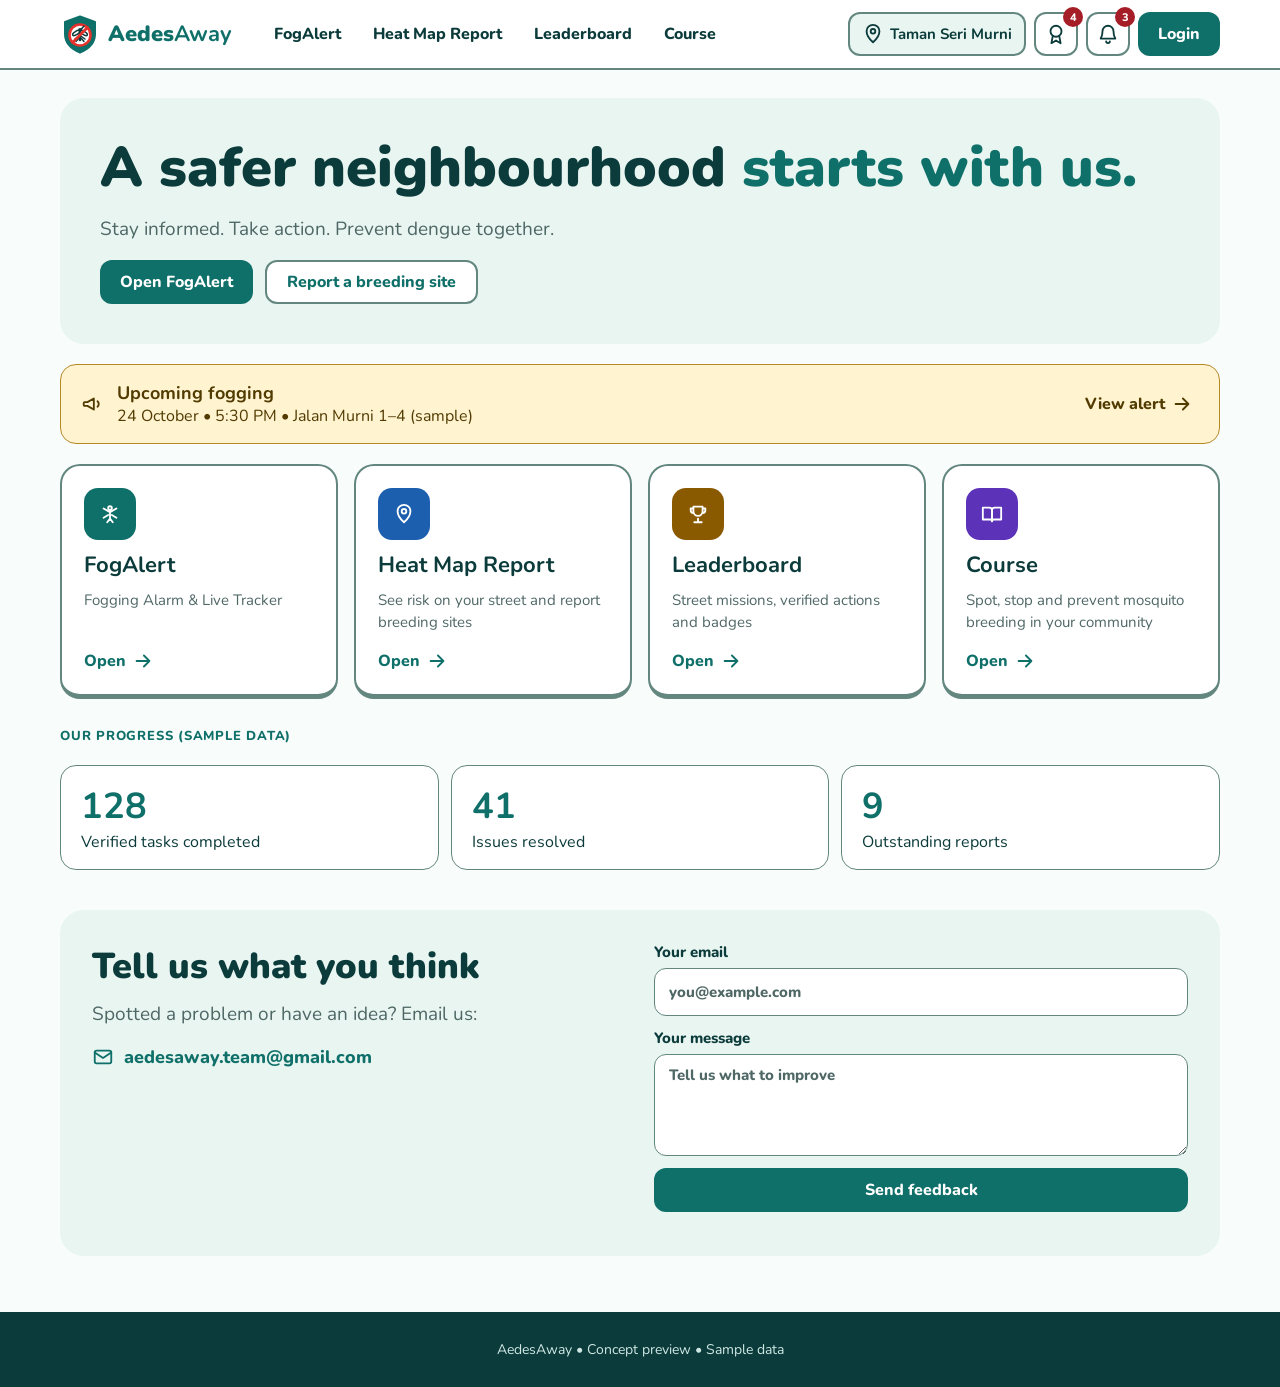
<file: dashboard.html>
<!doctype html>
<html lang="en">
<head>
<meta charset="utf-8">
<meta name="viewport" content="width=device-width, initial-scale=1, viewport-fit=cover">
<title>AedesAway – Dashboard</title>
<link href="https://fonts.googleapis.com/css2?family=Nunito:wght@600;700;800;900&display=swap" rel="stylesheet">
<style>
:root{--bg:#fbfdfc;--sf:#fff;--ink:#0b3b3a;--mu:#4f6866;--ln:#dcebe8;--tl:#0f6f69;--bt:#0f6f69;--mint:#e8f5f1;--amb:#fdf1d6;--ambt:#5c3b00;--ambl:#f0d9a0;--red:#b3261e;color-scheme:light;box-sizing:border-box;padding-top:env(safe-area-inset-top,0px);padding-bottom:env(safe-area-inset-bottom,0px)}
@media (prefers-color-scheme:dark){:root:not([data-theme="light"]){--bg:#0c1a19;--sf:#122a29;--ink:#e6f4f1;--mu:#a9c4bf;--ln:#254443;--tl:#5fd0c4;--bt:#157f75;--mint:#12302e;--amb:#3a2e12;--ambt:#ffe3a3;--ambl:#5c4a1c;color-scheme:dark}}
:root[data-theme="dark"]{--bg:#0c1a19;--sf:#122a29;--ink:#e6f4f1;--mu:#a9c4bf;--ln:#254443;--tl:#5fd0c4;--bt:#157f75;--mint:#12302e;--amb:#3a2e12;--ambt:#ffe3a3;--ambl:#5c4a1c;color-scheme:dark}
*{box-sizing:border-box}
html{scroll-padding-top:env(safe-area-inset-top,0px)}
body{margin:0;background:var(--bg);color:var(--ink);font-family:'Nunito',system-ui,sans-serif;font-size:16px}
body::before{content:"";position:fixed;inset:0 0 auto;height:env(safe-area-inset-top,0px);background:var(--sf);z-index:30}
button{font:inherit;cursor:pointer;color:inherit}
header{position:sticky;top:env(safe-area-inset-top,0px);z-index:20;background:var(--sf);border-bottom:2px solid var(--ln)}
.bar{max-width:1200px;margin:0 auto;display:flex;align-items:center;gap:12px;padding:0 20px;height:68px}
.logo{display:flex;align-items:center;gap:8px;font-weight:900;font-size:22px;background:none;border:0;padding:0;color:var(--ink)}
.logo svg{width:40px;height:40px;color:var(--tl)}.logo b{color:var(--tl)}
nav{display:flex;gap:4px;margin-left:16px;flex:1}
.nv{background:none;border:0;border-radius:12px;padding:0 14px;min-height:44px;font-weight:800}
.nv:hover{background:var(--mint)}.nv[aria-current="page"]{background:var(--mint);color:var(--tl)}
.tools{display:flex;align-items:center;gap:8px;margin-left:auto}
.ic{width:22px;height:22px;fill:none;stroke:currentColor;stroke-width:2;stroke-linecap:round;stroke-linejoin:round}
.ib{position:relative;width:44px;height:44px;border:2px solid var(--ln);border-radius:12px;background:var(--sf);display:grid;place-items:center}
.ib:hover{border-color:var(--tl)}
.cnt{position:absolute;top:-7px;right:-7px;min-width:20px;height:20px;padding:0 4px;border-radius:10px;background:var(--red);color:#fff;font-size:11px;font-weight:800;display:grid;place-items:center}
.cnt[hidden]{display:none}
.btn{min-height:44px;padding:0 20px;border:0;border-radius:12px;background:var(--bt);color:#fff;font-weight:800;display:inline-flex;align-items:center;justify-content:center;gap:8px}
.btn.o{background:none;border:2px solid var(--tl);color:var(--tl)}
.loc{display:flex;align-items:center;gap:6px;border:2px solid var(--ln);border-radius:12px;min-height:44px;padding:0 12px;background:var(--mint);font-weight:700;font-size:15px}
#menu-btn{display:none}
.pw{position:relative}
.pop{position:absolute;right:0;top:54px;width:min(330px,calc(100vw - 32px));background:var(--sf);border:2px solid var(--ln);border-radius:16px;padding:8px;box-shadow:0 10px 28px rgba(0,0,0,.18)}
.pop[hidden]{display:none}
.nt{display:block;width:100%;text-align:left;background:none;border:0;border-radius:10px;padding:10px 12px;font-size:15px;line-height:1.4}
.nt:hover{background:var(--mint)}.nt.rd{opacity:.55}
main{max-width:1200px;margin:0 auto;padding:28px 20px 56px}
.view[hidden]{display:none}
.hero{background:var(--mint);border-radius:24px;padding:40px;display:grid;gap:18px}
h1{margin:0;font-size:clamp(32px,6vw,56px);line-height:1.08;font-weight:900}h1 em{font-style:normal;color:var(--tl)}
h2{margin:0;font-size:clamp(26px,4vw,36px);font-weight:900}
.sub{margin:0;font-size:19px;color:var(--mu)}
.row{display:flex;gap:12px;flex-wrap:wrap}
.strip{display:flex;gap:14px;flex-wrap:wrap;align-items:center;background:var(--amb);border:1px solid var(--ambl);color:var(--ambt);border-radius:16px;padding:16px 20px;margin-top:20px}
.strip div{flex:1;min-width:200px}.strip b{display:block;font-size:18px}
.strip button{background:none;border:0;font-weight:800;min-height:44px;display:flex;align-items:center;gap:6px}
.g4{display:grid;grid-template-columns:repeat(auto-fit,minmax(240px,1fr));gap:16px;margin-top:20px}
.fn{text-align:left;background:var(--sf);border:2px solid var(--ln);border-bottom-width:5px;border-radius:20px;padding:22px;display:flex;flex-direction:column;gap:10px;transition:transform .1s}
.fn:hover{transform:translateY(-3px);border-color:var(--c)}.fn:active{transform:translateY(1px)}
.fn .t{width:52px;height:52px;border-radius:14px;background:var(--c);color:#fff;display:grid;place-items:center}
.fn h3{margin:0;font-size:22px}.fn p{margin:0;color:var(--mu);line-height:1.45;font-size:15px}
.fn .go{margin-top:auto;padding-top:6px;font-weight:800;display:flex;gap:6px;align-items:center}
.stats{display:grid;grid-template-columns:repeat(auto-fit,minmax(180px,1fr));gap:12px;margin-top:20px}
.st{background:var(--sf);border:1px solid var(--ln);border-radius:16px;padding:16px 20px;color:var(--mu)}.st b{display:block;font-size:36px;color:var(--tl)}
.cap{font-size:13px;font-weight:800;letter-spacing:.06em;color:var(--tl);margin:28px 0 0}
.vh{display:flex;align-items:center;gap:16px;flex-wrap:wrap;margin-bottom:20px}
.ph{border:3px dashed var(--ln);border-radius:20px;min-height:360px;display:grid;place-items:center;text-align:center;padding:24px;color:var(--mu);line-height:1.6}
code{background:var(--mint);color:var(--ink);padding:2px 8px;border-radius:6px}
.bg{display:grid;grid-template-columns:repeat(auto-fill,minmax(130px,1fr));gap:24px 12px;justify-items:center}
.bt{background:none;border:0;display:flex;flex-direction:column;align-items:center;gap:5px;text-align:center;padding:4px;border-radius:14px;width:100%}
.bt[aria-pressed="true"]{background:var(--mint)}
.bt span{font-weight:800;font-size:15px}.bt small{font-size:13px;font-weight:700;color:var(--mu)}
.lk svg{filter:grayscale(1);opacity:.55}
.story{margin-top:24px;background:var(--sf);border:2px solid var(--ln);border-radius:16px;padding:16px 20px;color:var(--mu)}
.fb{background:var(--mint);border-radius:24px;padding:32px;margin-top:40px;display:grid;grid-template-columns:1fr 1fr;gap:28px}
form{display:grid;gap:12px}label{display:grid;gap:6px;font-weight:800;font-size:15px}
input,textarea{width:100%;min-height:48px;border:1px solid var(--ln);border-radius:12px;padding:10px 14px;font:inherit;background:var(--sf);color:var(--ink)}
dialog{border:2px solid var(--ln);border-radius:20px;background:var(--sf);color:var(--ink);padding:24px;width:min(380px,calc(100% - 32px))}
dialog::backdrop{background:rgba(0,0,0,.5)}
footer{background:#0b3b3a;color:#cfe8e4;padding:28px 20px;text-align:center;font-size:14px}
:focus-visible{outline:3px solid var(--tl);outline-offset:2px}
@media (max-width:900px){
#menu-btn{display:grid}.loc{display:none}
nav{position:fixed;inset:calc(env(safe-area-inset-top,0px) + 68px) 0 0 0;background:var(--sf);flex-direction:column;margin:0;padding:16px;gap:6px;transform:translateX(100%);transition:transform .2s}
nav.open{transform:none}.nv{text-align:left;font-size:18px;min-height:56px}
.hero{padding:24px}.fb{grid-template-columns:1fr;padding:22px}.logo span{font-size:19px}}
</style>
<style id="aedesaway-readable-theme">
:root{--aa-progress:#0F6F69;--aa-track:#DCEBE8;--aa-bg:#F8FCFA;--aa-surface:#FFFFFF;--aa-soft:#E8F5F1;--aa-text:#0B3B3A;--aa-muted:#4F6866;--aa-accent:#0F6F69;--aa-border:#63877F;--aa-danger:#A51D27;--aa-warnbg:#FFF3D0;--aa-warntext:#513B00;--aa-okbg:#E2F2EA;--aa-oktext:#18593B;--aa-nobg:#FBE7E9;--aa-notext:#911C28;color-scheme:light;--bg:var(--aa-bg)!important;--sf:var(--aa-surface)!important;--card:var(--aa-surface)!important;--c:var(--aa-surface)!important;--ink:var(--aa-text)!important;--t:var(--aa-text)!important;--mut:var(--aa-muted)!important;--muted:var(--aa-muted)!important;--mu:var(--aa-muted)!important;--m:var(--aa-muted)!important;--line:var(--aa-border)!important;--ln:var(--aa-border)!important;--bd:var(--aa-border)!important;--mint:var(--aa-soft)!important;--tl:var(--aa-accent)!important;--teal:var(--aa-accent)!important;--brand:#0F6F69!important;--on:#FFFFFF!important;--bt:#0F6F69!important;--g:#0F6F69!important;--gd:#0B504B!important;--r:var(--aa-danger)!important;--red:#A51D27!important;--amb:var(--aa-warnbg)!important;--ambt:var(--aa-warntext)!important;--ambl:#B78926!important;--okbg:var(--aa-okbg)!important;--ok:var(--aa-oktext)!important;--nobg:var(--aa-nobg)!important;--no:var(--aa-notext)!important;}
@media(prefers-color-scheme:dark){:root:not([data-theme="light"]){--aa-progress:#83E1CD;--aa-track:#213F39;--aa-bg:#0B1E1C;--aa-surface:#142D2A;--aa-soft:#1C3B35;--aa-text:#F0F8F5;--aa-muted:#B5CFCA;--aa-accent:#83E1CD;--aa-border:#789C96;--aa-danger:#FFB5BC;--aa-warnbg:#41351A;--aa-warntext:#FFE39A;--aa-okbg:#173D2C;--aa-oktext:#ADE8C3;--aa-nobg:#48252C;--aa-notext:#FFBDC5;color-scheme:dark;}}
:root[data-theme="dark"]{--aa-progress:#83E1CD;--aa-track:#213F39;--aa-bg:#0B1E1C;--aa-surface:#142D2A;--aa-soft:#1C3B35;--aa-text:#F0F8F5;--aa-muted:#B5CFCA;--aa-accent:#83E1CD;--aa-border:#789C96;--aa-danger:#FFB5BC;--aa-warnbg:#41351A;--aa-warntext:#FFE39A;--aa-okbg:#173D2C;--aa-oktext:#ADE8C3;--aa-nobg:#48252C;--aa-notext:#FFBDC5;color-scheme:dark;}
body{background:var(--aa-bg)!important;color:var(--aa-text)!important}
input,textarea,select,option{background:var(--aa-surface)!important;color:var(--aa-text)!important;border-color:var(--aa-border)!important;caret-color:var(--aa-text)}
input::placeholder,textarea::placeholder{color:var(--aa-muted)!important;opacity:1}
input[type=checkbox],input[type=radio],input[type=range]{accent-color:#0F6F69}
:focus-visible{outline:3px solid var(--aa-accent)!important;outline-offset:3px}
h1,h2,h3,h4,p,label,dt,dd,th,td,summary,figcaption{color:inherit}
a{color:var(--aa-accent)}
.mut,.copy,.hint,.sub,.sm,.info dt,.pre span,.stats small,.stats p,.stats span,.streak-cell,.resident small,.leader-footer,.status,.badge small,.badge.locked b,.together small,.together p,.habit p,.habit small,.eyebrow,small{color:var(--aa-muted)!important}
.card,.panel,.stats article,.st,.fn,.podium-card,.story,.fig,dialog,.pop,.ai,.o,.sp,.ib{background:var(--aa-surface)!important;color:var(--aa-text)!important;border-color:var(--aa-border)!important}
.hero,.fb,.loc,.together,.task-icon,.chip,.notice,.close,.you,.you-label,.task-points,.tip,.big,.habit,#app,#sidebar,#leaderboard{background:var(--aa-soft)!important;color:var(--aa-text)!important;border-color:var(--aa-border)!important}
main#app{background:var(--aa-soft)!important}
#app>.big{background:transparent!important}
#app>.big>.card{background:var(--aa-surface)!important}
#app>.big>.card h2,#app>.hero h1{color:var(--aa-accent)!important}
#app>.big>.card>p{color:var(--aa-muted)!important}
#app>.big>.card>.row:last-child>span{background:var(--aa-soft)!important;color:var(--aa-accent)!important}
#app>.big>.card::before{background-color:#F8FCFA}
body>header,.shell{background:var(--aa-surface)!important;color:var(--aa-text)!important;border-color:var(--aa-border)!important}
.brand,.brand small,.logo,.logo b,.logo svg,.cap,.go,.st b,.stats strong,.podium-points{color:var(--aa-accent)!important}
nav a,.nv,.nt,.bt,.badge,.back,.tabs button{color:var(--aa-text)!important}
nav a:hover,.nv:hover,.nt:hover,.tabs button:hover,.bt[aria-pressed=true]{background:var(--aa-soft)!important;color:var(--aa-text)!important}
nav a[aria-current],.tabs button[aria-pressed=true],.nv[aria-current=page]{background:#0F6F69!important;color:#FFFFFF!important}
button.btn,#login,button[type=submit],#menu{background:#0F6F69!important;color:#FFFFFF!important;border-color:#0F6F69!important}
button.btn:hover,#login:hover,button[type=submit]:hover,#menu:hover{background:#0B504B!important;color:#FFFFFF!important}
button.btn.ghost,button.btn.s,.btn.o,#app>.btn.ghost{background:var(--aa-surface)!important;color:var(--aa-accent)!important;border-color:var(--aa-border)!important}
button.o,button.sp,.nt,.badge{background:var(--aa-surface)!important;color:var(--aa-text)!important}
button.o:hover,button.sp:hover{border-color:var(--aa-accent)!important;background:var(--aa-soft)!important}
.o.ok,.sp.seen,.pre label.on,.win,.alert.g{background:var(--aa-okbg)!important;color:var(--aa-oktext)!important;border-color:var(--aa-oktext)!important}
.o.no,.alert.r,.ai.cx{background:var(--aa-nobg)!important;color:var(--aa-notext)!important;border-color:var(--aa-notext)!important}
.strip,.alert.o,details{background:var(--aa-warnbg)!important;color:var(--aa-warntext)!important;border-color:#B78926!important}
.alert{background:var(--aa-soft)!important;color:var(--aa-text)!important}
.ov{background:var(--aa-surface)!important;color:var(--aa-danger)!important}
.cnt{background:#A51D27;color:#FFFFFF!important}
.badge:not(button){background:#18593B!important;color:#FFFFFF!important}
.st.x{background:#A51D27!important;color:#FFFFFF!important}
.st.live,.status-reviewed{background:#F4C95D!important;color:#513B00!important}
.st.d,.status-resolved{background:#18593B!important;color:#FFFFFF!important}
.status-received{background:#A51D27!important;color:#FFFFFF!important}
.task.done label{color:var(--aa-oktext)!important}
.task input:checked{background:#0F6F69!important;border-color:var(--aa-accent)!important}
.task input:checked::after{color:#FFFFFF!important}
#fill,.prog i,.bar i{background:var(--aa-progress)!important}
.track,.prog,#app .bar{background:var(--aa-track)!important}
#toast,.toast{background:#0B3B3A!important;color:#FFFFFF!important}
.toast small{color:#E8F5F1!important;opacity:1}
.nt.rd,.lk svg{opacity:1}
#sidebar h2,#sidebar h3,#sidebar label,#leaderboard li{color:var(--aa-text)!important}
#sidebar button:not(.leaflet-control button){background:#0F6F69;color:#FFFFFF}
.leaflet-popup-content-wrapper,.leaflet-popup-tip{background:var(--aa-surface)!important;color:var(--aa-text)!important}
.leaflet-control a,.leaflet-bar a{background:var(--aa-surface)!important;color:var(--aa-text)!important}
.leaflet-container .leaflet-control-attribution{background:var(--aa-surface)!important;color:var(--aa-text)!important}
.leaflet-control-attribution a{color:var(--aa-accent)!important}
.leaflet-tooltip{background:var(--aa-surface)!important;color:var(--aa-text)!important;border-color:var(--aa-border)!important}
dialog::backdrop{background:#04110FC4}
.tag,.avatar{background:var(--aa-soft)!important;color:var(--aa-text)!important;border-color:var(--aa-border)!important}
.medal{background:#0F6F69!important;color:#FFFFFF!important;border-color:var(--aa-surface)!important}
td:first-child,th,.tag,.badge-preview-controls label,.badge-unlock-popup p{color:var(--aa-muted)!important}
.badge-unlock-popup,.badge-preview-controls,.floating-reward,.bonus-reward{background:var(--aa-surface)!important;color:var(--aa-text)!important;border-color:var(--aa-border)!important}
.badge-preview-controls button{background:#0F6F69!important;color:#FFFFFF!important}
[style*="color:var(--brand)"]{color:var(--aa-accent)!important}
#why{background:var(--aa-surface)!important;color:var(--aa-text)!important}
.strip button,.strip small{color:var(--aa-warntext)!important}
.alert.o small{color:var(--aa-warntext)!important}
.alert.r small{color:var(--aa-notext)!important}
.alert.g small{color:var(--aa-oktext)!important}
.stat-icon{background:var(--aa-soft)!important;color:var(--aa-accent)!important}
</style></head>
<body>
<svg width="0" height="0" style="position:absolute" aria-hidden="true"><defs>
<symbol id="logo" viewBox="0 0 40 40"><path d="M20 2.5L35 8v12c0 9-6.500 15-15 18.500C11.500 35 5 29 5 20V8z" fill="currentColor" stroke="currentColor" stroke-width="2" stroke-linejoin="round"/><circle cx="20" cy="21" r="10.500" fill="#fff" stroke="#e5322d" stroke-width="2.600"/><g stroke="#0b3b3a" stroke-width="1.500" stroke-linecap="round" fill="none"><path d="M20 17.500v8.500" stroke-width="2.600"/><ellipse cx="16.200" cy="19" rx="4" ry="1.700" transform="rotate(-30 16.200 19)"/><ellipse cx="23.800" cy="19" rx="4" ry="1.700" transform="rotate(30 23.800 19)"/><path d="M18.500 22.500l-3.500 2.500M18.500 24.500l-2.500 3M21.500 22.500l3.500 2.500M21.500 24.500l2.500 3M21 15.500l3-3.500"/></g><circle cx="20" cy="15.800" r="1.800" fill="#0b3b3a"/><path d="M12.600 28.400L27.400 13.600" stroke="#e5322d" stroke-width="2.800" stroke-linecap="round"/></symbol>
<symbol id="i-award" viewBox="0 0 24 24"><circle cx="12" cy="9" r="6"/><path d="M8.500 14L7 22l5-3 5 3-1.500-8"/></symbol>
<symbol id="i-bell" viewBox="0 0 24 24"><path d="M6 9a6 6 0 0 1 12 0c0 6 2 7 2 8H4c0-1 2-2 2-8z"/><path d="M10 20a2 2 0 0 0 4 0"/></symbol>
<symbol id="i-pin" viewBox="0 0 24 24"><path d="M12 21s7-6 7-12a7 7 0 0 0-14 0c0 6 7 12 7 12z"/><circle cx="12" cy="9" r="2.500"/></symbol>
<symbol id="i-mos" viewBox="0 0 24 24"><circle cx="12" cy="5.500" r="2"/><path d="M12 8v9M12 10L5 6M12 10l7-4M10 13l-5 3M14 13l5 3M12 17l-3 4M12 17l3 4"/></symbol>
<symbol id="i-tro" viewBox="0 0 24 24"><path d="M8 21h8M12 17v4M7 4h10v5a5 5 0 0 1-10 0zM7 6H4v2a3 3 0 0 0 3 3M17 6h3v2a3 3 0 0 1-3 3"/></symbol>
<symbol id="i-book" viewBox="0 0 24 24"><path d="M2 5h7a3 3 0 0 1 3 3v12a2 2 0 0 0-2-2H2z"/><path d="M22 5h-7a3 3 0 0 0-3 3v12a2 2 0 0 1 2-2h8z"/></symbol>
<symbol id="i-menu" viewBox="0 0 24 24"><path d="M4 7h16M4 12h16M4 17h16"/></symbol>
<symbol id="i-x" viewBox="0 0 24 24"><path d="M6 6l12 12M18 6L6 18"/></symbol>
<symbol id="i-arr" viewBox="0 0 24 24"><path d="M5 12h14M13 6l6 6-6 6"/></symbol>
<symbol id="i-horn" viewBox="0 0 24 24"><path d="M3 11v2a1 1 0 0 0 1 1h3l7 4V6L7 10H4a1 1 0 0 0-1 1z"/><path d="M18 9a4 4 0 0 1 0 6"/></symbol>
<symbol id="i-mail" viewBox="0 0 24 24"><rect x="3" y="5" width="18" height="14" rx="2"/><path d="M3 7l9 6 9-6"/></symbol>
</defs></svg>

<header><div class="bar">
<button class="logo" data-go="home" aria-label="AedesAway home"><svg aria-hidden="true"><use href="#logo"/></svg><span>Aedes<b>Away</b></span></button>
<nav id="nav" aria-label="Main">
<button class="nv" data-go="fogalert">FogAlert</button>
<button class="nv" data-go="map">Heat Map Report</button>
<button class="nv" data-go="leaderboard">Leaderboard</button>
<button class="nv" data-go="course">Course</button>
</nav>
<div class="tools">
<span class="loc"><svg class="ic" width="18" height="18"><use href="#i-pin"/></svg>Taman Seri Murni</span>
<button class="ib" id="badge-btn" data-go="badges" aria-label="My badge collection"><svg class="ic"><use href="#i-award"/></svg><span class="cnt">4</span></button>
<div class="pw"><button class="ib" id="bell" aria-label="Notifications" aria-expanded="false"><svg class="ic"><use href="#i-bell"/></svg><span class="cnt" id="ncnt">3</span></button>
<div class="pop" id="pop" hidden><div id="nlist"></div></div></div>
<button class="btn" id="login">Login</button>
<button class="ib" id="menu-btn" aria-label="Open menu" aria-expanded="false"><svg class="ic" id="mi"><use href="#i-menu"/></svg></button>
</div></div></header>

<main>
<section class="view" id="v-home">
<div class="hero"><h1>A safer neighbourhood <em>starts with us.</em></h1><p class="sub">Stay informed. Take action. Prevent dengue together.</p>
<div class="row"><button class="btn" data-go="fogalert">Open FogAlert</button><button class="btn o" data-go="map">Report a breeding site</button></div></div>
<div class="strip"><svg class="ic" width="30" height="30"><use href="#i-horn"/></svg><div><b>Upcoming fogging</b>24 October • 5:30 PM • Jalan Murni 1–4 (sample)</div><button data-go="fogalert">View alert <svg class="ic" width="18" height="18"><use href="#i-arr"/></svg></button></div>
<div class="g4">
<button class="fn" data-go="fogalert" style="--c:#0f6f69"><span class="t"><svg class="ic" width="28" height="28"><use href="#i-mos"/></svg></span><h3>FogAlert</h3><p>Fogging Alarm &amp; Live Tracker</p><span class="go">Open <svg class="ic" width="18" height="18"><use href="#i-arr"/></svg></span></button>
<button class="fn" data-go="map" style="--c:#1b5fae"><span class="t"><svg class="ic" width="28" height="28"><use href="#i-pin"/></svg></span><h3>Heat Map Report</h3><p>See risk on your street and report breeding sites</p><span class="go">Open <svg class="ic" width="18" height="18"><use href="#i-arr"/></svg></span></button>
<button class="fn" data-go="leaderboard" style="--c:#8a5a00"><span class="t"><svg class="ic" width="28" height="28"><use href="#i-tro"/></svg></span><h3>Leaderboard</h3><p>Street missions, verified actions and badges</p><span class="go">Open <svg class="ic" width="18" height="18"><use href="#i-arr"/></svg></span></button>
<button class="fn" data-go="course" style="--c:#5b32b8"><span class="t"><svg class="ic" width="28" height="28"><use href="#i-book"/></svg></span><h3>Course</h3><p>Spot, stop and prevent mosquito breeding in your community</p><span class="go">Open <svg class="ic" width="18" height="18"><use href="#i-arr"/></svg></span></button>
</div>
<p class="cap">OUR PROGRESS (SAMPLE DATA)</p>
<div class="stats"><div class="st"><b>128</b>Verified tasks completed</div><div class="st"><b>41</b>Issues resolved</div><div class="st"><b>9</b>Outstanding reports</div></div>
<div class="fb"><div><h2>Tell us what you think</h2><p class="sub" style="margin-top:10px">Spotted a problem or have an idea? Email us:</p><a href="mailto:aedesaway.team@gmail.com" style="display:inline-flex;align-items:center;gap:10px;margin-top:8px;min-height:44px;font-weight:800;font-size:18px;color:var(--tl);text-decoration:none;word-break:break-all"><svg class="ic" width="24" height="24" aria-hidden="true"><use href="#i-mail"/></svg>aedesaway.team@gmail.com</a></div>
<form id="fbf"><label>Your email<input type="email" placeholder="you@example.com" required></label><label>Your message<textarea rows="4" placeholder="Tell us what to improve" required></textarea></label><button class="btn" type="submit">Send feedback</button><p id="fbm" class="sub" style="font-size:16px" role="status"></p></form></div>
</section>

<section class="view" id="v-fogalert" hidden><div class="vh"><button class="btn o" data-go="home">← Dashboard</button><h2>FogAlert</h2></div><p class="sub" style="margin-bottom:20px">Fogging Alarm &amp; Live Tracker</p>
<div class="ph" id="fogalert-root"><p><b>FogAlert module placeholder</b><br>Mount your code in <code>#fogalert-root</code></p></div></section>
<section class="view" id="v-map" hidden><div class="vh"><button class="btn o" data-go="home">← Dashboard</button><h2>Heat Map Report</h2></div><p class="sub" style="margin-bottom:20px">See risk on your street and report breeding sites</p>
<div class="ph" id="map-root"><p><b>Heat Map Report module placeholder</b><br>Mount your code in <code>#map-root</code></p></div></section>
<section class="view" id="v-leaderboard" hidden><div class="vh"><button class="btn o" data-go="home">← Dashboard</button><h2>Leaderboard</h2></div><p class="sub" style="margin-bottom:20px">Street missions, verified actions and badges</p>
<div class="ph" id="leaderboard-root"><p><b>Leaderboard module placeholder</b><br>Mount your code in <code>#leaderboard-root</code></p></div></section>
<section class="view" id="v-course" hidden><div class="vh"><button class="btn o" data-go="home">← Dashboard</button><h2>Course</h2></div><p class="sub" style="margin-bottom:20px">Spot, stop and prevent mosquito breeding in your community</p>
<div class="ph" id="course-root"><p><b>Course module placeholder</b><br>Mount your code in <code>#course-root</code></p></div></section>

<section class="view" id="v-badges" hidden><div class="vh"><button class="btn o" data-go="home">← Dashboard</button><div><p class="cap" style="margin:0">LITTLE WINS, BIG PRIDE</p><h2>Your badge collection</h2></div></div>
<p class="sub" style="margin-bottom:24px">Good habits deserve a little recognition. <b id="bcount"></b></p>
<div class="bg" id="bgrid"></div><div class="story" id="story" role="status">Tap a badge to discover its story.</div></section>
</main>
<footer>AedesAway • Concept preview • Sample data</footer>

<dialog id="dlg"><form method="dialog" id="lf"><h2 style="font-size:26px">Login</h2><label>Email<input type="email" required></label><label>Password<input type="password" required></label><div class="row"><button class="btn" type="submit" style="flex:1">Login</button><button class="btn o" type="button" id="dx">Cancel</button></div></form></dialog>

<script>
const V=['home','fogalert','map','leaderboard','course','badges'];
const T={home:'Dashboard',fogalert:'FogAlert',map:'Heat Map Report',leaderboard:'Leaderboard',course:'Course',badges:'Badge collection'};
const $=id=>document.getElementById(id);
const nav=$('nav'),pop=$('pop'),bell=$('bell'),mb=$('menu-btn');
function closePop(){pop.hidden=true;bell.setAttribute('aria-expanded','false')}
function go(id){
if(!V.includes(id))id='home';
V.forEach(v=>{$('v-'+v).hidden=v!==id});
document.querySelectorAll('.nv').forEach(b=>{if(b.dataset.go===id)b.setAttribute('aria-current','page');else b.removeAttribute('aria-current')});
document.title='AedesAway – '+T[id];
try{history.replaceState(null,'','#'+id)}catch(e){}
nav.classList.remove('open');mb.setAttribute('aria-expanded','false');$('mi').firstElementChild.setAttribute('href','#i-menu');
closePop();window.scrollTo(0,0);
}
document.addEventListener('click',e=>{
const g=e.target.closest('[data-go]');if(g){go(g.dataset.go);return}
if(!e.target.closest('.pw'))closePop();
});
mb.addEventListener('click',()=>{const o=nav.classList.toggle('open');mb.setAttribute('aria-expanded',o);$('mi').firstElementChild.setAttribute('href',o?'#i-x':'#i-menu')});
document.addEventListener('keydown',e=>{if(e.key==='Escape'){closePop();nav.classList.remove('open')}});
const N=[{t:'Fogging tomorrow 5:30 PM at Jalan Murni 1–4 (sample)',g:'fogalert',r:0},{t:'Your breeding-site report was marked Seen (sample)',g:'map',r:0},{t:'You earned the Puddle Detective badge (sample)',g:'badges',r:0}];
function drawN(){
$('nlist').innerHTML=N.map((n,i)=>'<button class="nt'+(n.r?' rd':'')+'" data-n="'+i+'">'+n.t+'</button>').join('')+'<button class="nt" data-all style="font-weight:800;color:var(--tl)">Mark all as read</button>';
const u=N.filter(n=>!n.r).length;$('ncnt').textContent=u;$('ncnt').hidden=!u;
}
bell.addEventListener('click',()=>{const o=pop.hidden;pop.hidden=!o;bell.setAttribute('aria-expanded',o)});
$('nlist').addEventListener('click',e=>{
const b=e.target.closest('.nt');if(!b)return;
if(b.hasAttribute('data-all')){N.forEach(n=>n.r=1);drawN();return}
const n=N[+b.dataset.n];n.r=1;drawN();go(n.g);
});
drawN();
let inn=false;const dlg=$('dlg');
$('login').addEventListener('click',()=>{if(inn){inn=false;$('login').textContent='Login'}else dlg.showModal()});
$('dx').addEventListener('click',()=>dlg.close());
$('lf').addEventListener('submit',()=>{inn=true;$('login').textContent='Log out'});
$('fbf').addEventListener('submit',e=>{e.preventDefault();$('fbm').textContent='Thank you! Your feedback was noted (demo, nothing is sent).';e.target.reset()});
const H='60,12 101.6,36 101.6,84 60,108 18.4,84 18.4,36',I='60,26 89.4,43 89.4,77 60,94 30.6,77 30.6,43';
const B=[
['First Step',1,'#8bd45e','#5fa83a','#d6f5bd','<path d="M42 84q18-16 36 0z" fill="#8a5a3b" stroke="#5a3a22" stroke-width="3"/><path d="M60 80V58" stroke="#2f7a1f" stroke-width="5" stroke-linecap="round"/><path d="M60 62c-2-10-12-12-20-8 2 9 12 12 20 8zM60 58c2-10 12-12 20-8-2 9-12 12-20 8z" fill="#3b9b2a" stroke="#2f7a1f" stroke-width="3" stroke-linejoin="round"/>','Join your neighbourhood.'],
['Clean Sweep',1,'#f6c944','#c9970f','#ffeba3','<path d="M56 34C58 49 63 54 78 56 63 58 58 63 56 78 54 63 49 58 34 56 49 54 54 49 56 34z" fill="#fff" stroke="#8a5a00" stroke-width="3.500" stroke-linejoin="round"/><path d="M82 66c1 5 3 7 8 8-5 1-7 3-8 8-1-5-3-7-8-8 5-1 7-3 8-8z" fill="#fff" stroke="#8a5a00" stroke-width="3" stroke-linejoin="round"/>','Finish a weekly home check.'],
['Puddle Detective',1,'#1cb0f6','#1288c4','#cdeeff','<path d="M56 43c0 0-9 10-9 16a9 9 0 0 0 18 0c0-6-9-16-9-16z" fill="#1cb0f6"/><circle cx="56" cy="54" r="17" fill="none" stroke="#0b5f8f" stroke-width="5"/><path d="M69 67l15 15" stroke="#0b5f8f" stroke-width="8" stroke-linecap="round"/>','Report a suspected breeding site.'],
['Fog Ready',1,'#14b8a6','#0d857a','#c8f5ef','<path d="M42 76c0-6 4-8 4-18a14 14 0 0 1 28 0c0 10 4 12 4 18z" fill="#fff" stroke="#075e56" stroke-width="4" stroke-linejoin="round"/><path d="M54 82a6 6 0 0 0 12 0" fill="none" stroke="#075e56" stroke-width="4" stroke-linecap="round"/>','Open 5 fogging alerts before the van arrives.'],
['Professor Wiggler',0,'#8b5cf6','#5b32b8','#e0d6ff','<path d="M60 40L88 54 60 68 32 54z" fill="#fff" stroke="#3d1f8a" stroke-width="4" stroke-linejoin="round"/><path d="M45 63v11c0 6 30 6 30 0V63" fill="#fff" stroke="#3d1f8a" stroke-width="4" stroke-linejoin="round"/><path d="M88 54v16" stroke="#3d1f8a" stroke-width="4" stroke-linecap="round"/>','Score top marks in the Dengue Knowledge Course. (“Wigglers” are mosquito larvae.)'],
['Mosquito Buster',0,'#ff5a4f','#c23030','#ffd9d5','<ellipse cx="46" cy="52" rx="13" ry="6" transform="rotate(-30 46 52)" fill="#fff" stroke="#5a1010" stroke-width="3"/><ellipse cx="74" cy="52" rx="13" ry="6" transform="rotate(30 74 52)" fill="#fff" stroke="#5a1010" stroke-width="3"/><path d="M56 62L42 72M56 68L44 84M64 62L78 72M64 68L76 84" stroke="#5a1010" stroke-width="3" stroke-linecap="round"/><path d="M60 54v22" stroke="#5a1010" stroke-width="9" stroke-linecap="round"/><circle cx="60" cy="48" r="6" fill="#5a1010"/>','Get a reported site cleared and verified.'],
['Consistency Star',0,'#ff9f1a','#c46d00','#ffd9a0','<polygon points="60,36 67,52 85,54 71,66 76,84 60,75 44,84 49,66 35,54 53,52" fill="#fff" stroke="#8a4a00" stroke-width="4" stroke-linejoin="round"/>','Keep a 4-week streak.'],
['Dengue Defender',0,'#4c7cf0','#2f55b5','#d6e2ff','<path d="M60 36l22 8v16c0 14-10 22-22 28-12-6-22-14-22-28V44z" fill="#fff" stroke="#1f3f8f" stroke-width="4" stroke-linejoin="round"/><path d="M50 60l8 8 14-16" fill="none" stroke="#1f3f8f" stroke-width="5" stroke-linecap="round" stroke-linejoin="round"/>','Complete 10 verified tasks.'],
['Community Hero',0,'#ec4899','#b02a70','#ffd6ea','<path d="M45 34h11l8 20H53zM75 34H64l-8 20h11z" fill="#fff" stroke="#7a1b4d" stroke-width="3" stroke-linejoin="round"/><circle cx="60" cy="68" r="14" fill="#fff" stroke="#7a1b4d" stroke-width="4"/><circle cx="60" cy="68" r="5" fill="#ec4899"/>','Join 3 neighbourhood cleanups.'],
['Prevention Champion',0,'#0f9d8a','#0a6f62','#c4f1ea','<path d="M36 78V50l12 12 12-18 12 18 12-12v28z" fill="#fff" stroke="#07463e" stroke-width="4" stroke-linejoin="round"/><path d="M36 85h48" stroke="#07463e" stroke-width="6" stroke-linecap="round"/>','Help your street reach zero open reports.']];
function art(b){return '<svg width="112" height="112" viewBox="0 0 120 120" role="img" aria-label="'+b[0]+' badge"><polygon points="'+H+'" transform="translate(0,6)" fill="'+b[3]+'" stroke="'+b[3]+'" stroke-width="12" stroke-linejoin="round"/><polygon points="'+H+'" fill="'+b[2]+'" stroke="'+b[2]+'" stroke-width="12" stroke-linejoin="round"/><polygon points="'+I+'" fill="'+b[4]+'" stroke="'+b[4]+'" stroke-width="8" stroke-linejoin="round"/>'+b[5]+'</svg>'}
$('bgrid').innerHTML=B.map((b,i)=>'<button class="bt'+(b[1]?'':' lk')+'" data-b="'+i+'" aria-pressed="false">'+art(b)+'<span>'+b[0]+'</span><small>'+(b[1]?'✓ Unlocked':'Locked')+'</small></button>').join('');
$('bcount').textContent=B.filter(b=>b[1]).length+' / '+B.length+' earned';
$('bgrid').addEventListener('click',e=>{
const t=e.target.closest('.bt');if(!t)return;
document.querySelectorAll('.bt').forEach(x=>x.setAttribute('aria-pressed','false'));t.setAttribute('aria-pressed','true');
const b=B[+t.dataset.b];$('story').innerHTML='<b style="color:var(--ink)">'+b[0]+'</b> — '+b[6]+' '+(b[1]?'You have unlocked this one.':'Still locked.');
});
go((location.hash||'#home').slice(1));
</script>
<script id="aedesaway-achievement-views">
(function installAchievementReadState(button,collection,storage,eventTarget,observe){
 const key='aedesaway:achievement-views:v1';
 const counter=button?.querySelector('.cnt');
 if(!button||!collection||!counter)return;
 let viewed=new Set();
 function load(){try{const saved=JSON.parse(storage.getItem(key));if(Array.isArray(saved?.viewed))viewed=new Set(saved.viewed.filter(id=>typeof id==='string'));}catch{}}
 function unlocked(){return [...collection.querySelectorAll('[data-b]:not(.lk)')].map(item=>item.querySelector('span')?.textContent.trim()).filter(Boolean);}
 function render(){const count=unlocked().filter(id=>!viewed.has(id)).length;counter.textContent=String(count);counter.hidden=count===0;}
 function markViewed(){load();unlocked().forEach(id=>viewed.add(id));try{storage.setItem(key,JSON.stringify({viewed:[...viewed]}));}catch{}render();}
 load();render();
 button.addEventListener('click',markViewed);
 eventTarget.addEventListener('storage',event=>{if(event.key===key){load();render();}});
 if(observe)observe(collection,render);
 return {render};
})(document.getElementById("badge-btn"),document.getElementById("bgrid"),{getItem:key=>localStorage.getItem(key),setItem:(key,value)=>localStorage.setItem(key,value)},window,(target,render)=>new MutationObserver(render).observe(target,{childList:true,subtree:true,attributes:true,attributeFilter:["class"]}));
</script>
<style id="badge-celebration-style">
.badge-party{position:fixed;inset:0;z-index:1000;display:grid;place-items:center;padding:20px;background:#102c2866;backdrop-filter:blur(5px)}
.badge-party-card{position:relative;isolation:isolate;width:min(100%,390px);max-height:calc(100dvh - 40px);overflow-y:auto;padding:32px 24px;text-align:center;border:2px solid #e9bf58;border-radius:30px;background:var(--aa-surface,#fffdf5);color:var(--aa-text,#163b32);box-shadow:0 16px 70px #0004;animation:party-card .45s ease-out}
.badge-party-art{display:block;width:150px;max-width:65%;margin:8px auto 20px;filter:drop-shadow(0 0 16px #efbd45);animation:party-bounce .85s cubic-bezier(.2,.8,.3,1.2),party-glow 1.5s ease-in-out infinite alternate}
.badge-party-art svg{width:100%;height:auto;overflow:visible}.badge-party-card h2{font-size:clamp(22px,6vw,30px);margin:8px 0}.badge-party-card p{line-height:1.6}.badge-party-close{position:absolute;right:12px;top:10px;border:0;border-radius:50%;width:36px;height:36px;background:var(--aa-soft,#edf5ec);color:inherit;font-size:24px;cursor:pointer}
.badge-party-kicker{font-weight:800;color:var(--aa-muted,#776128)}.badge-party-note{font-size:13px}.badge-party-particles{position:absolute;inset:0;pointer-events:none;overflow:hidden;border-radius:28px;z-index:-1}.badge-party-particles i{position:absolute;left:50%;top:42%;width:8px;height:13px;background:var(--particle);border-radius:3px;animation:party-confetti 1.7s ease-out both;animation-delay:var(--delay)}.badge-party-particles i.sparkle{width:auto;height:auto;background:none;color:var(--particle);font-size:23px}
#bgrid .bt.badge-just-earned svg{animation:party-bounce .85s ease-out,party-glow 1.4s ease-in-out 2}#bgrid .bt.badge-just-earned{animation:collection-unlock 1s ease-out}
@keyframes party-card{from{opacity:0;transform:translateY(20px) scale(.92)}to{opacity:1;transform:none}}@keyframes party-bounce{0%{transform:scale(.2) rotate(-16deg);opacity:0}50%{transform:scale(1.15) rotate(7deg);opacity:1}72%{transform:scale(.94) rotate(-3deg)}100%{transform:scale(1) rotate(0)}}@keyframes party-glow{from{filter:drop-shadow(0 0 5px #e8ac32)}to{filter:drop-shadow(0 0 22px #ffd978)}}@keyframes party-confetti{0%{opacity:0;transform:translate(0,0) scale(.3)}15%{opacity:1}100%{opacity:0;transform:translate(var(--dx),var(--dy)) rotate(var(--spin))}}@keyframes collection-unlock{from{filter:grayscale(1);opacity:.5}to{filter:grayscale(0);opacity:1}}
@media(prefers-reduced-motion:reduce){.badge-party-card,.badge-party-art,#bgrid .bt.badge-just-earned,#bgrid .bt.badge-just-earned svg{animation:none}.badge-party-particles{display:none}}
</style>
<script id="dashboard-badge-celebrations">
(()=>{
const key='aedesaway:earned-badges:v1', grid=$('bgrid');
let saved=[];try{const value=JSON.parse(localStorage.getItem(key));if(Array.isArray(value))saved=value.filter(name=>B.some(b=>b[0]===name));}catch{}
const earned=new Set([...B.filter(b=>b[1]).map(b=>b[0]),...saved]);
function persist(){try{localStorage.setItem(key,JSON.stringify([...earned]));}catch{}}
// Restore silently. Demo defaults are preserved, and no requirements are invented.
B.forEach((b,i)=>{if(earned.has(b[0])){b[1]=1;const tile=grid.querySelector('[data-b="'+i+'"]');tile.classList.remove('lk');tile.querySelector('small').textContent='✓ Unlocked';}});
$('bcount').textContent=earned.size+' / '+B.length+' earned';persist();
const queue=[];let active=null,timer=null,lastFocus=null;
function finish(){if(!active)return;clearTimeout(timer);active.remove();active=null;if(queue.length)showNext();else {if(lastFocus?.isConnected)lastFocus.focus({preventScroll:true});lastFocus=null;}}
function showNext(){if(active||!queue.length)return;const item=queue.shift(),b=B[item.index];if(!lastFocus)lastFocus=document.activeElement;
const overlay=document.createElement('div');overlay.className='badge-party';overlay.innerHTML='<section class="badge-party-card" role="dialog" aria-modal="true" aria-labelledby="badge-party-title" aria-describedby="badge-party-description"><button type="button" class="badge-party-close" aria-label="Close badge celebration">×</button><div class="badge-party-particles" aria-hidden="true"></div><span class="badge-party-art">'+art(b)+'</span><p class="badge-party-kicker">Achievement Unlocked!</p><h2 id="badge-party-title">'+b[0]+'</h2><p id="badge-party-description">'+b[6]+'</p>'+'<p class="badge-party-note">A little care. A lovely achievement! ✨</p>'+'</section>';
const particles=overlay.querySelector('.badge-party-particles');for(let i=0;i<38;i++){const p=document.createElement('i');if(i%4===0){p.className='sparkle';p.textContent='✦';}p.style.setProperty('--particle',['#ffbd59','#ff7ca7','#78d9c4','#a69cff','#f7db65'][i%5]);p.style.setProperty('--dx',(Math.random()*340-170)+'px');p.style.setProperty('--dy',(Math.random()*300-130)+'px');p.style.setProperty('--spin',(Math.random()*720-360)+'deg');p.style.setProperty('--delay',Math.random()*.4+'s');particles.append(p);}
active=overlay;document.body.append(overlay);overlay.querySelector('button').addEventListener('click',finish);overlay.addEventListener('click',e=>{if(e.target===overlay)finish();});overlay.querySelector('button').focus({preventScroll:true});timer=setTimeout(finish,5200);
}
document.addEventListener('keydown',e=>{if(!active)return;if(e.key==='Escape'){e.preventDefault();e.stopImmediatePropagation();finish();}else if(e.key==='Tab'){e.preventDefault();active.querySelector('button').focus();}},true);
// Real feature modules emit this only AFTER checking their achievement requirement.
// There is deliberately no UI, CSS observer, page-load award, or demo trigger.
window.addEventListener('aedesaway:achievement-earned',event=>{
 const result=event.detail;
 if(!result || result.requirementMet!==true)return;
 const index=B.findIndex(b=>b[0]===result.badgeName);
 if(index<0||earned.has(B[index][0]))return;
 const b=B[index],tile=grid.querySelector('[data-b="'+index+'"]');
 if(!tile)return;
 earned.add(b[0]);b[1]=1;persist();
 tile.classList.remove('lk');tile.querySelector('small').textContent='✓ Unlocked';
 tile.classList.add('badge-just-earned');
 setTimeout(()=>tile.classList.remove('badge-just-earned'),3000);
 $('bcount').textContent=earned.size+' / '+B.length+' earned';
 queue.push({index});showNext();
});
})();
</script>
</body>
</html>
</file>
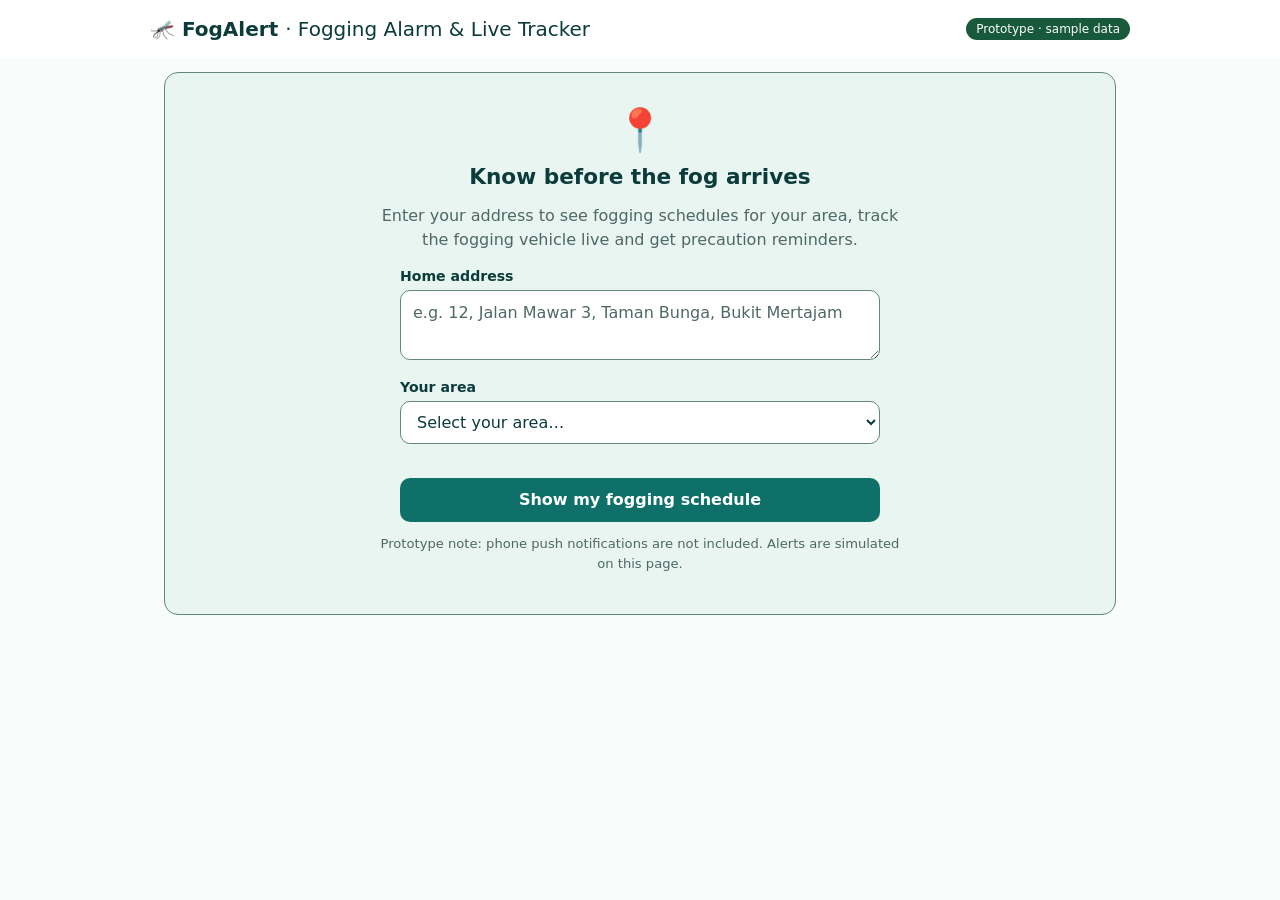
<file: fogging_alarm_tracker.html>
<!DOCTYPE html><html lang="en"><head><meta charset="utf-8"><meta name="viewport" content="width=device-width, initial-scale=1">
<title>FogAlert · Fogging Alarm &amp; Live Tracker</title>
<style>
:root{--g:#0f766e;--gd:#0b524d;--o:#f59e0b;--r:#dc2626;--b:#2563eb;--bg:#f2f6f5;--c:#fff;--t:#16302d;--m:#5c7370;--bd:#dbe6e4;color-scheme:light}
*{box-sizing:border-box}body{margin:0;background:var(--bg);color:var(--t);font:16px/1.5 system-ui,-apple-system,"Segoe UI",Roboto,sans-serif}
header{background:linear-gradient(135deg,var(--gd),var(--g));color:#fff;padding:14px 16px}
.w{max-width:980px;margin:auto}header .w{display:flex;justify-content:space-between;align-items:center;gap:8px;flex-wrap:wrap}
h1{margin:0;font-size:1.25rem}.badge{background:rgba(255,255,255,.18);border-radius:99px;padding:2px 10px;font-size:.75rem}
main{max-width:980px;margin:auto;padding:14px}
.card{background:var(--c);border:1px solid var(--bd);border-radius:14px;padding:16px;margin-bottom:14px}
h2{margin:0 0 10px;font-size:1.08rem}
.hero{text-align:center;padding:26px 16px}.hero .e{font-size:2.6rem}
.hero p{color:var(--m);max-width:520px;margin:6px auto 14px}
form{max-width:480px;margin:auto;text-align:left}
label{display:block;font-weight:600;font-size:.88rem;margin:10px 0 3px}
input,select,textarea{width:100%;font:inherit;padding:10px 12px;border:1px solid var(--bd);border-radius:10px;background:#fff;color:var(--t)}
input:focus,select:focus,textarea:focus,button:focus-visible{outline:3px solid #99d5cf;outline-offset:1px}
.btn{font:inherit;font-weight:600;border:0;border-radius:10px;padding:10px 16px;cursor:pointer;background:var(--g);color:#fff}
.btn:hover{background:var(--gd)}.btn.s{background:#e3efed;color:var(--gd)}.btn.s:hover{background:#d2e4e1}.btn.w2{width:100%;margin-top:14px}.btn.sm{padding:6px 12px;font-size:.85rem}
.err{color:var(--r);font-size:.85rem;min-height:1.2em;margin-top:4px}
.hide{display:none!important}
.bar{display:flex;justify-content:space-between;align-items:center;gap:8px;flex-wrap:wrap;margin-bottom:12px}
.chip{background:#e3efed;border-radius:99px;padding:4px 12px;font-size:.9rem}
.alert{border-radius:12px;padding:12px 14px;margin-bottom:14px;font-weight:600;border-left:6px solid var(--b);background:#e8f0ff}
.alert.o{background:#fff4de;border-color:var(--o)}.alert.r{background:#fde8e8;border-color:var(--r)}.alert.g{background:#e2f6ec;border-color:#16a34a}
.alert small{display:block;font-weight:400;color:var(--m)}
.grid{display:grid;grid-template-columns:1.25fr 1fr;gap:14px}@media(max-width:760px){.grid{grid-template-columns:1fr}}
.info{display:grid;grid-template-columns:auto 1fr;gap:4px 12px;margin:0}.info dt{color:var(--m)}.info dd{margin:0;font-weight:600}
.st{display:inline-block;border-radius:99px;padding:1px 10px;font-size:.78rem;font-weight:700;color:#fff;background:var(--b)}
.st.live{background:var(--o)}.st.x{background:var(--r)}.st.d{background:#16a34a}
.map{position:relative;border-radius:12px;overflow:hidden;border:1px solid var(--bd);background:#eef3ee}
.map svg{display:block;width:100%;height:auto}
.ov{position:absolute;inset:0;background:rgba(255,255,255,.82);display:flex;align-items:center;justify-content:center;text-align:center;font-weight:700;color:var(--r);padding:20px}
.stats{display:grid;grid-template-columns:repeat(2,1fr);gap:8px;margin:10px 0;text-align:center}
.stats div{background:var(--bg);border-radius:10px;padding:6px}.stats b{display:block;font-size:1.15rem}.stats span{font-size:.75rem;color:var(--m)}
.prog{height:8px;background:#e3efed;border-radius:9px;overflow:hidden}.prog i{display:block;height:100%;background:var(--g);width:0;transition:width .2s}
.ctl{display:flex;gap:8px;flex-wrap:wrap;align-items:center;margin-top:10px}
.pre{list-style:none;margin:0;padding:0}.pre li{margin-bottom:8px}
.pre label{display:flex;gap:10px;align-items:flex-start;font-weight:400;margin:0;padding:10px;border:1px solid var(--bd);border-radius:10px;cursor:pointer}
.pre input{width:22px;height:22px;margin-top:2px;flex:none;accent-color:var(--g)}
.pre label.on{background:#e2f6ec;border-color:#86d3a6}.pre b{display:block}.pre span{color:var(--m);font-size:.88rem}
.up{list-style:none;padding:0;margin:0}.up li{padding:8px 0;border-bottom:1px solid var(--bd)}.up li:last-child{border:0}.up s{color:var(--m)}
details{background:#fffbe9;border:1px dashed var(--o);border-radius:12px;padding:10px 14px}summary{cursor:pointer;font-weight:700}
.sm{font-size:.82rem;color:var(--m)}
#toasts{position:fixed;top:10px;left:0;right:0;display:flex;flex-direction:column;align-items:center;gap:8px;z-index:50;pointer-events:none;padding:0 10px}
.toast{background:#16302d;color:#fff;border-radius:16px;padding:10px 14px;max-width:420px;width:100%;box-shadow:0 8px 24px rgba(0,0,0,.25);animation:in .3s}
.toast b{display:block}.toast small{opacity:.8}@keyframes in{from{transform:translateY(-20px);opacity:0}}
@keyframes pulse{50%{opacity:.35}}.pl{animation:pulse 1.4s infinite}
.ai{display:block;width:100%;text-align:left;font:inherit;color:inherit;background:var(--c);border:1px solid var(--bd);border-left:6px solid var(--g);border-radius:12px;padding:12px 14px;margin-bottom:10px;cursor:pointer}
.ai:hover{box-shadow:0 4px 14px rgba(15,118,110,.18)}.ai.cx{border-left-color:var(--r);background:#fff7f7}.ai.t{border-left-color:var(--o)}
.ah{display:flex;justify-content:space-between;gap:8px;align-items:center}.ai .go{margin-top:6px;font-weight:700;color:var(--g);font-size:.9rem}.ai.cx .go{color:var(--r)}
</style><style id="aedesaway-readable-theme">
:root{--aa-progress:#0F6F69;--aa-track:#DCEBE8;--aa-bg:#F8FCFA;--aa-surface:#FFFFFF;--aa-soft:#E8F5F1;--aa-text:#0B3B3A;--aa-muted:#4F6866;--aa-accent:#0F6F69;--aa-border:#63877F;--aa-danger:#A51D27;--aa-warnbg:#FFF3D0;--aa-warntext:#513B00;--aa-okbg:#E2F2EA;--aa-oktext:#18593B;--aa-nobg:#FBE7E9;--aa-notext:#911C28;color-scheme:light;--bg:var(--aa-bg)!important;--sf:var(--aa-surface)!important;--card:var(--aa-surface)!important;--c:var(--aa-surface)!important;--ink:var(--aa-text)!important;--t:var(--aa-text)!important;--mut:var(--aa-muted)!important;--muted:var(--aa-muted)!important;--mu:var(--aa-muted)!important;--m:var(--aa-muted)!important;--line:var(--aa-border)!important;--ln:var(--aa-border)!important;--bd:var(--aa-border)!important;--mint:var(--aa-soft)!important;--tl:var(--aa-accent)!important;--teal:var(--aa-accent)!important;--brand:#0F6F69!important;--on:#FFFFFF!important;--bt:#0F6F69!important;--g:#0F6F69!important;--gd:#0B504B!important;--r:var(--aa-danger)!important;--red:#A51D27!important;--amb:var(--aa-warnbg)!important;--ambt:var(--aa-warntext)!important;--ambl:#B78926!important;--okbg:var(--aa-okbg)!important;--ok:var(--aa-oktext)!important;--nobg:var(--aa-nobg)!important;--no:var(--aa-notext)!important;}
@media(prefers-color-scheme:dark){:root:not([data-theme="light"]){--aa-progress:#83E1CD;--aa-track:#213F39;--aa-bg:#0B1E1C;--aa-surface:#142D2A;--aa-soft:#1C3B35;--aa-text:#F0F8F5;--aa-muted:#B5CFCA;--aa-accent:#83E1CD;--aa-border:#789C96;--aa-danger:#FFB5BC;--aa-warnbg:#41351A;--aa-warntext:#FFE39A;--aa-okbg:#173D2C;--aa-oktext:#ADE8C3;--aa-nobg:#48252C;--aa-notext:#FFBDC5;color-scheme:dark;}}
:root[data-theme="dark"]{--aa-progress:#83E1CD;--aa-track:#213F39;--aa-bg:#0B1E1C;--aa-surface:#142D2A;--aa-soft:#1C3B35;--aa-text:#F0F8F5;--aa-muted:#B5CFCA;--aa-accent:#83E1CD;--aa-border:#789C96;--aa-danger:#FFB5BC;--aa-warnbg:#41351A;--aa-warntext:#FFE39A;--aa-okbg:#173D2C;--aa-oktext:#ADE8C3;--aa-nobg:#48252C;--aa-notext:#FFBDC5;color-scheme:dark;}
body{background:var(--aa-bg)!important;color:var(--aa-text)!important}
input,textarea,select,option{background:var(--aa-surface)!important;color:var(--aa-text)!important;border-color:var(--aa-border)!important;caret-color:var(--aa-text)}
input::placeholder,textarea::placeholder{color:var(--aa-muted)!important;opacity:1}
input[type=checkbox],input[type=radio],input[type=range]{accent-color:#0F6F69}
:focus-visible{outline:3px solid var(--aa-accent)!important;outline-offset:3px}
h1,h2,h3,h4,p,label,dt,dd,th,td,summary,figcaption{color:inherit}
a{color:var(--aa-accent)}
.mut,.copy,.hint,.sub,.sm,.info dt,.pre span,.stats small,.stats p,.stats span,.streak-cell,.resident small,.leader-footer,.status,.badge small,.badge.locked b,.together small,.together p,.habit p,.habit small,.eyebrow,small{color:var(--aa-muted)!important}
.card,.panel,.stats article,.st,.fn,.podium-card,.story,.fig,dialog,.pop,.ai,.o,.sp,.ib{background:var(--aa-surface)!important;color:var(--aa-text)!important;border-color:var(--aa-border)!important}
.hero,.fb,.loc,.together,.task-icon,.chip,.notice,.close,.you,.you-label,.task-points,.tip,.big,.habit,#app,#sidebar,#leaderboard{background:var(--aa-soft)!important;color:var(--aa-text)!important;border-color:var(--aa-border)!important}
main#app{background:var(--aa-soft)!important}
#app>.big{background:transparent!important}
#app>.big>.card{background:var(--aa-surface)!important}
#app>.big>.card h2,#app>.hero h1{color:var(--aa-accent)!important}
#app>.big>.card>p{color:var(--aa-muted)!important}
#app>.big>.card>.row:last-child>span{background:var(--aa-soft)!important;color:var(--aa-accent)!important}
#app>.big>.card::before{background-color:#F8FCFA}
body>header,.shell{background:var(--aa-surface)!important;color:var(--aa-text)!important;border-color:var(--aa-border)!important}
.brand,.brand small,.logo,.logo b,.logo svg,.cap,.go,.st b,.stats strong,.podium-points{color:var(--aa-accent)!important}
nav a,.nv,.nt,.bt,.badge,.back,.tabs button{color:var(--aa-text)!important}
nav a:hover,.nv:hover,.nt:hover,.tabs button:hover,.bt[aria-pressed=true]{background:var(--aa-soft)!important;color:var(--aa-text)!important}
nav a[aria-current],.tabs button[aria-pressed=true],.nv[aria-current=page]{background:#0F6F69!important;color:#FFFFFF!important}
button.btn,#login,button[type=submit],#menu{background:#0F6F69!important;color:#FFFFFF!important;border-color:#0F6F69!important}
button.btn:hover,#login:hover,button[type=submit]:hover,#menu:hover{background:#0B504B!important;color:#FFFFFF!important}
button.btn.ghost,button.btn.s,.btn.o,#app>.btn.ghost{background:var(--aa-surface)!important;color:var(--aa-accent)!important;border-color:var(--aa-border)!important}
button.o,button.sp,.nt,.badge{background:var(--aa-surface)!important;color:var(--aa-text)!important}
button.o:hover,button.sp:hover{border-color:var(--aa-accent)!important;background:var(--aa-soft)!important}
.o.ok,.sp.seen,.pre label.on,.win,.alert.g{background:var(--aa-okbg)!important;color:var(--aa-oktext)!important;border-color:var(--aa-oktext)!important}
.o.no,.alert.r,.ai.cx{background:var(--aa-nobg)!important;color:var(--aa-notext)!important;border-color:var(--aa-notext)!important}
.strip,.alert.o,details{background:var(--aa-warnbg)!important;color:var(--aa-warntext)!important;border-color:#B78926!important}
.alert{background:var(--aa-soft)!important;color:var(--aa-text)!important}
.ov{background:var(--aa-surface)!important;color:var(--aa-danger)!important}
.cnt{background:#A51D27;color:#FFFFFF!important}
.badge:not(button){background:#18593B!important;color:#FFFFFF!important}
.st.x{background:#A51D27!important;color:#FFFFFF!important}
.st.live,.status-reviewed{background:#F4C95D!important;color:#513B00!important}
.st.d,.status-resolved{background:#18593B!important;color:#FFFFFF!important}
.status-received{background:#A51D27!important;color:#FFFFFF!important}
.task.done label{color:var(--aa-oktext)!important}
.task input:checked{background:#0F6F69!important;border-color:var(--aa-accent)!important}
.task input:checked::after{color:#FFFFFF!important}
#fill,.prog i,.bar i{background:var(--aa-progress)!important}
.track,.prog,#app .bar{background:var(--aa-track)!important}
#toast,.toast{background:#0B3B3A!important;color:#FFFFFF!important}
.toast small{color:#E8F5F1!important;opacity:1}
.nt.rd,.lk svg{opacity:1}
#sidebar h2,#sidebar h3,#sidebar label,#leaderboard li{color:var(--aa-text)!important}
#sidebar button:not(.leaflet-control button){background:#0F6F69;color:#FFFFFF}
.leaflet-popup-content-wrapper,.leaflet-popup-tip{background:var(--aa-surface)!important;color:var(--aa-text)!important}
.leaflet-control a,.leaflet-bar a{background:var(--aa-surface)!important;color:var(--aa-text)!important}
.leaflet-container .leaflet-control-attribution{background:var(--aa-surface)!important;color:var(--aa-text)!important}
.leaflet-control-attribution a{color:var(--aa-accent)!important}
.leaflet-tooltip{background:var(--aa-surface)!important;color:var(--aa-text)!important;border-color:var(--aa-border)!important}
dialog::backdrop{background:#04110FC4}
.tag,.avatar{background:var(--aa-soft)!important;color:var(--aa-text)!important;border-color:var(--aa-border)!important}
.medal{background:#0F6F69!important;color:#FFFFFF!important;border-color:var(--aa-surface)!important}
td:first-child,th,.tag,.badge-preview-controls label,.badge-unlock-popup p{color:var(--aa-muted)!important}
.badge-unlock-popup,.badge-preview-controls,.floating-reward,.bonus-reward{background:var(--aa-surface)!important;color:var(--aa-text)!important;border-color:var(--aa-border)!important}
.badge-preview-controls button{background:#0F6F69!important;color:#FFFFFF!important}
[style*="color:var(--brand)"]{color:var(--aa-accent)!important}
#why{background:var(--aa-surface)!important;color:var(--aa-text)!important}
.strip button,.strip small{color:var(--aa-warntext)!important}
.alert.o small{color:var(--aa-warntext)!important}
.alert.r small{color:var(--aa-notext)!important}
.alert.g small{color:var(--aa-oktext)!important}
.stat-icon{background:var(--aa-soft)!important;color:var(--aa-accent)!important}
</style></head><body>
<header><div class="w"><h1>🦟 FogAlert <span style="font-weight:400">· Fogging Alarm &amp; Live Tracker</span></h1><span class="badge">Prototype · sample data</span></div></header>
<div id="toasts" aria-live="polite"></div>
<main>
<section id="setup" class="card hero"><div class="e">📍</div><h2 style="font-size:1.35rem">Know before the fog arrives</h2>
<p>Enter your address to see fogging schedules for your area, track the fogging vehicle live and get precaution reminders.</p>
<form id="f" novalidate><label for="ad">Home address</label><textarea id="ad" rows="2" placeholder="e.g. 12, Jalan Mawar 3, Taman Bunga, Bukit Mertajam"></textarea>
<label for="zn">Your area</label><select id="zn"></select><div class="err" id="er" role="alert"></div>
<button class="btn w2" type="submit">Show my fogging schedule</button></form>
<p class="sm" style="margin-top:12px">Prototype note: phone push notifications are not included. Alerts are simulated on this page.</p></section>

<div id="dash" class="hide">
<div class="bar"><span class="chip" id="chip"></span><button class="btn s sm" id="chg">Change address</button></div>
<div id="ann"><h2 style="margin:4px 0">📢 Fogging announcements for your address</h2><p class="sm" id="cov" style="margin:0 0 12px"></p><div id="al0" class="alert" role="status"></div><div id="alist"></div>
<details><summary>🎛️ Demo controls (for judges)</summary><div class="ctl">
<button class="btn sm" id="d1">📢 Authority posts schedule</button><button class="btn sm" id="d2">🌧️ Cancel / restore today</button><button class="btn sm s" id="d3">🔔 Enable phone-style alerts</button></div>
<p class="sm">These simulate the council posting or cancelling a schedule. The page then pushes an alert like a phone would.</p></details></div>
<div id="trk" class="hide"><button class="btn s sm" id="bk" style="margin-bottom:12px">← Back to announcements</button>
<div id="al" class="alert" role="status"></div>
<div class="grid"><div>
<section class="card"><h2>🗺️ Live fogging vehicle</h2>
<div class="map"><svg id="svg" viewBox="0 0 400 280" role="img" aria-label="Map showing fogging vehicle route and your home"></svg><div id="ov" class="ov hide"></div></div>
<div class="stats"><div><b id="s1">–</b><span>Away (ETA)</span></div><div><b id="s2">–</b><span>Distance</span></div></div>
<div class="prog"><i id="pg"></i></div><div class="sm" id="pt" style="margin-top:4px"></div>
<div class="ctl"><button class="btn" id="go">▶ Start live demo</button><button class="btn s" id="rs">↺ Reset</button>
</div>
<p class="sm">Demo: the vehicle's full run is simulated in about a minute. A real version would use the vehicle's GPS feed.</p></section>
</div>
<div>
<section class="card"><h2>📋 Fogging details</h2><dl class="info" id="inf"></dl></section>
<section class="card"><h2>🛡️ Before fogging starts</h2><ul class="pre" id="pre"></ul><div class="sm" id="pc" style="margin-top:8px"></div></section>
</div></div></div></div>
</main>
<script>
const $=i=>document.getElementById(i);
const store={get:k=>{try{return localStorage.getItem(k)}catch(e){return null}},set:(k,v)=>{try{localStorage.setItem(k,v)}catch(e){}}};
const ZONES=[
{n:'Bukit Mertajam',k:['bukit mertajam','bm ','simpang ampat'],t:'5:00 PM – 6:30 PM',s:['Taman Bunga Raya','Jalan Mawar','Lorong Cempaka','Taman Sri Aman']},
{n:'Seberang Jaya',k:['seberang jaya','permatang pauh'],t:'4:30 PM – 6:00 PM',s:['Taman Seri Jaya','Jalan Todak','Lorong Kenanga','Taman Impian']},
{n:'Butterworth',k:['butterworth','perai'],t:'5:30 PM – 7:00 PM',s:['Taman Cahaya','Jalan Bagan','Lorong Melur','Taman Kasturi']},
{n:'Bayan Lepas',k:['bayan lepas','bayan baru'],t:'5:00 PM – 6:30 PM',s:['Taman Bayan Indah','Jalan Tun Dr Awang','Lorong Delima','Taman Sri Nibong']},
{n:'George Town',k:['george town','georgetown','jelutong'],t:'4:00 PM – 5:30 PM',s:['Lebuh Cecil','Jalan Perak','Lorong Hijau','Taman Free School']},
{n:'Air Itam',k:['air itam','ayer itam'],t:'5:00 PM – 6:30 PM',s:['Taman Bukit Jambul','Jalan Paya Terubong','Lorong Mutiara','Taman Hijau'],cx:'Heavy rain forecast'}];
const day=o=>{const d=new Date();d.setDate(d.getDate()+o);return d.toLocaleDateString('en-MY',{weekday:'short',day:'numeric',month:'short'})};
const RUN=60,KM=10,ROUTE='M30,250 L30,130 L130,130 L130,50 L250,50 L250,130 L370,130 L370,210 L250,210 L250,250';
let Z,addr='',th=.5,p=0,run=false,last=0,cx=false,fl={},list=[],shown=[],cur=null,pts=[];
const hash=s=>[...s].reduce((a,c)=>(a*31+c.charCodeAt(0))>>>0,7);
ZONES.forEach((z,i)=>$('zn').add(new Option(z.n,i)));$('zn').insertBefore(new Option('Select your area…',''),$('zn').firstChild);$('zn').value='';
$('ad').oninput=()=>{const a=' '+$('ad').value.toLowerCase()+' ',i=ZONES.findIndex(z=>z.k.some(k=>a.includes(k)));if(i>=0)$('zn').value=i};
$('f').onsubmit=e=>{e.preventDefault();const a=$('ad').value.trim(),z=$('zn').value;
if(a.length<5)return $('er').textContent='Please enter your full address.';
if(z==='')return $('er').textContent='Please choose your area.';
$('er').textContent='';store.set('fa_addr',a);store.set('fa_zone',z);open(a,+z)};
$('chg').onclick=()=>{run=false;cur=null;$('dash').classList.add('hide');$('setup').classList.remove('hide')};
function open(a,zi){addr=a;Z=ZONES[zi];th=.3+(hash(a)%45)/100;fl={};p=0;run=false;cur=null;
list=[{d:'Today, '+day(0),t:Z.t,x:!!Z.cx,today:1},{d:day(4),t:Z.t},{d:day(11),t:Z.t}];
$('setup').classList.add('hide');$('dash').classList.remove('hide');$('chip').textContent='📍 '+a+' · '+Z.n;$('ad').value=a;pre();back();window.scrollTo(0,0)}
function back(){run=false;cur=null;$('trk').classList.add('hide');$('ann').classList.remove('hide');ann()}
function ann(){const hit=Z.s.find(x=>addr.toLowerCase().includes(x.toLowerCase())),T=list[0];
$('cov').textContent=hit?`✅ Your street (${hit}) is covered by the announcements below.`:`📍 Showing announcements for ${Z.n}, where your address is located.`;
$('al0').className='alert '+(T.x?'r':'o');$('al0').innerHTML=T.x?'❌ Today\'s fogging is cancelled<small>'+(Z.cx||'Heavy rain')+'. New date: '+day(2)+'. Tap the announcement for details.</small>':'📢 Fogging in your area today, '+Z.t+'<small>Tap the announcement below to track the vehicle live.</small>';
shown=list.slice();if(T.x)shown.splice(1,0,{d:day(2),t:Z.t,r:1});
$('alist').innerHTML=shown.map((i,k)=>{const bd=i.x?'<span class="st x">CANCELLED</span>':i.today?'<span class="st live">TODAY</span>':i.nw?'<span class="st">NEW</span>':i.r?'<span class="st d">RESCHEDULED</span>':'<span class="st">UPCOMING</span>';
return `<button class="ai ${i.x?'cx':i.today?'t':''}" data-k="${k}"><div class="ah"><b>${i.x?'<s>'+i.d+'</s>':i.d}</b>${bd}</div><div class="sm">${i.t} · ${Z.n}</div><div class="sm">Covers: ${Z.s.join(', ')}</div><div class="go">${i.x?'See cancellation details →':'Track fogging vehicle live →'}</div></button>`}).join('');
$('alist').querySelectorAll('.ai').forEach(b=>b.onclick=()=>trk(shown[+b.dataset.k]))}
function trk(c){cur=c;cx=!!c.x;p=0;run=false;fl={};$('ann').classList.add('hide');$('trk').classList.remove('hide');buildMap();pre();sim();window.scrollTo(0,0)}
function info(){$('inf').innerHTML=`<dt>Status</dt><dd>${cx?'<span class="st x">CANCELLED</span>':p>=1?'<span class="st d">COMPLETED</span>':p>0?'<span class="st live">IN PROGRESS</span>':'<span class="st">SCHEDULED</span>'}</dd>
<dt>Date</dt><dd>${cx?'<s>'+cur.d+'</s>':cur.d}</dd><dt>Time</dt><dd>${Z.t}</dd><dt>Area</dt><dd>${Z.n}</dd><dt>Covers</dt><dd>${Z.s.join(', ')}</dd>
${cx?`<dt>Reason</dt><dd style="color:var(--r)">${Z.cx||'Heavy rain'}</dd><dt>New date</dt><dd>${day(2)}, ${Z.t}</dd>`:''}`}
const PRE=[['🍽️','Cover food and drinks','Keep food, cooking items and water containers covered or stored away.'],['🪟','Close windows and doors','Seal gaps and switch off fans pulling air from outside.'],['👵','Keep vulnerable people away','Move elderly, babies and asthma patients indoors, away from the fog path.'],['🐾','Bring pets and fish tanks in','Cover aquariums and keep pets inside while the fog passes.']];
function pre(){const c=JSON.parse(store.get('fa_c')||'[]');$('pre').innerHTML=PRE.map((x,i)=>`<li><label class="${c.includes(i)?'on':''}"><input type="checkbox" data-i="${i}" ${c.includes(i)?'checked':''}><div><b>${x[0]} ${x[1]}</b><span>${x[2]}</span></div></label></li>`).join('');
$('pre').querySelectorAll('input').forEach(b=>b.onchange=()=>{const s=[...$('pre').querySelectorAll('input')].filter(e=>e.checked).map(e=>+e.dataset.i);store.set('fa_c',JSON.stringify(s));pre();sim()});
$('pc').textContent=c.length+' of '+PRE.length+' precautions done'+(c.length==PRE.length?' ✅ you are ready!':'')}
function buildMap(){let g='<rect width="400" height="280" fill="#eef3ee"/><rect x="140" y="140" width="100" height="60" rx="8" fill="#cfe8d2"/><text x="190" y="174" text-anchor="middle" font-size="10" fill="#4b7a55">Taman Awam</text><path d="M0,95 Q100,70 180,100 T400,80 L400,100 Q300,120 180,120 T0,115Z" fill="#cfe3f3"/>';
[30,130,250,370].forEach(x=>g+=`<line x1="${x}" y1="10" x2="${x}" y2="270" stroke="#fff" stroke-width="9"/>`);[50,130,210,250].forEach(y=>g+=`<line x1="10" y1="${y}" x2="390" y2="${y}" stroke="#fff" stroke-width="9"/>`);
g+=`<path id="rt" d="${ROUTE}" fill="none" stroke="#9db8b4" stroke-width="5" stroke-dasharray="2 7" stroke-linecap="round"/><path id="tr" d="${ROUTE}" fill="none" stroke="#0f766e" stroke-width="5" stroke-linecap="round"/><g id="hm"></g><g id="vh"><circle id="fg" r="22" fill="#9aa5a3" opacity=".35"/><circle r="12" fill="#f59e0b" stroke="#fff" stroke-width="2.5"/><text y="5" text-anchor="middle" font-size="13">🚛</text></g>`;
$('svg').innerHTML=g;const r=$('rt');pts=[];const L=r.getTotalLength(),h=r.getPointAtLength(th*L);
$('hm').innerHTML=`<circle cx="${h.x}" cy="${h.y}" r="30" fill="#2563eb" opacity=".12" stroke="#2563eb" stroke-dasharray="4 3"/><circle cx="${h.x}" cy="${h.y}" r="9" fill="#2563eb" stroke="#fff" stroke-width="2.5"/><text x="${h.x}" y="${h.y-14}" text-anchor="middle" font-size="13" font-weight="700">🏠 You</text>`}
function toast(t,b){const e=document.createElement('div');e.className='toast';e.innerHTML=`<small>🦟 FogAlert · now</small><b>${t}</b>${b}`;$('toasts').append(e);setTimeout(()=>e.remove(),6000);
try{if(window.Notification&&Notification.permission==='granted')new Notification(t,{body:b})}catch(e){}}
function once(k,t,b){if(!fl[k]){fl[k]=1;toast(t,b)}}
function sim(){const r=$('rt');if(!r||!cur||$('trk').classList.contains('hide'))return;const L=r.getTotalLength(),v=r.getPointAtLength(p*L),v2=r.getPointAtLength(Math.min(L,p*L+1));
$('vh').setAttribute('transform',`translate(${v.x},${v.y})`);$('tr').style.strokeDasharray=`${p*L} ${L}`;$('fg').setAttribute('r',22+(Math.sin(Date.now()/200)*2));
const eta=Math.max(0,(th-p)*RUN),dist=Math.max(0,(th-p)*KM),n=[...$('pre').querySelectorAll('input')].filter(e=>!e.checked).length,A=$('al');
$('pg').style.width=p*100+'%';$('pt').textContent=cx?'Run cancelled':`Run progress ${Math.round(p*100)}% · ${KM} km route, about ${RUN} min`;
$('ov').classList.toggle('hide',!cx);$('ov').innerHTML=cx?'🌧️ Today\'s fogging is cancelled<br><span style="font-weight:400;color:var(--m)">'+(Z.cx||'Heavy rain')+'. New date: '+day(2)+'</span>':'';
let cls,h,s='';
if(cx){cls='r';h='❌ Today\'s fogging is cancelled';s='Rescheduled to '+day(2)+', '+Z.t+'.'}
else if(p>=1){cls='g';h='✅ Fogging run completed';s='If you closed up, wait about 30 minutes before opening windows and doors.'}
else if(p>0&&Math.abs(p-th)<=.04){cls='r';h='🌫️ Fogging is at your address now';s='Stay indoors with windows closed. Keep vulnerable people away.';once('at','Fogging at your address','Stay indoors and keep windows closed.')}
else if(p>th){cls='g';h='✅ Fogging has passed your address';s='Wait about 30 minutes before opening windows and doors.'}
else if(p>0&&eta<=15){cls='o';h=`⚠️ Vehicle is about ${Math.ceil(eta)} min away`;s=n?`Finish your precautions now (${n} left).`:'All precautions done. Stay indoors until it passes.';once('n','Fogging vehicle ~15 min away','Cover food, close windows, move vulnerable people indoors.')}
else if(p>0){cls='';h=`🚛 Fogging in progress in ${Z.n}`;s=`Vehicle is about ${Math.ceil(eta)} min from your address.`}
else{cls='';h=`📅 Fogging scheduled: ${cur.d}, ${Z.t}`;s='The vehicle has not started yet. Press Start live demo to simulate the run.'}
A.className='alert '+cls;A.innerHTML=h+'<small>'+s+'</small>';
$('s1').textContent=cx||p>=th?'–':Math.ceil(eta)+' min';$('s2').textContent=cx||p>=th?'–':dist.toFixed(1)+' km';
$('go').textContent=run?'⏸ Pause':(p>0&&p<1?'▶ Resume':'▶ Start live demo');info()}
function tick(t){if(run){const dt=Math.min(100,t-last)/1000;p=Math.min(1,p+dt/60);if(p>=1)run=false;sim()}last=t;requestAnimationFrame(tick)}
$('rs').title='Restart';$('bk').onclick=back;
$('go').onclick=()=>{if(cx)return toast('Cancelled','No vehicle is running today.');if(p>=1)p=0,fl={};run=!run;sim()};
$('rs').onclick=()=>{p=0;run=false;fl={};sim()};
$('d1').onclick=()=>{const n=list.length-2;list.push({d:day(14+n),t:Z.t,nw:1});ann();toast('New fogging schedule: '+Z.n,day(14+n)+', '+Z.t+'. Tap to view details.')};
$('d2').onclick=()=>{const T=list[0];T.x=!T.x;if(T.x)toast('Fogging cancelled today',(Z.cx||'Heavy rain')+'. New date: '+day(2));else toast('Fogging back on','Today\'s fogging will proceed, '+Z.t);ann()};
$('d3').onclick=()=>{if(!window.Notification)return toast('Not supported','This browser can\'t show system alerts. In-page alerts still work.');Notification.requestPermission().then(r=>toast(r==='granted'?'Alerts enabled':'Alerts blocked',r==='granted'?'You will now get alerts as device notifications too.':'In-page alerts will still appear.'))};
const sa=store.get('fa_addr'),sz=store.get('fa_zone');if(sa&&sz!==null&&ZONES[+sz]){$('ad').value=sa;$('zn').value=sz}
requestAnimationFrame(tick);
</script></body></html>
</file>
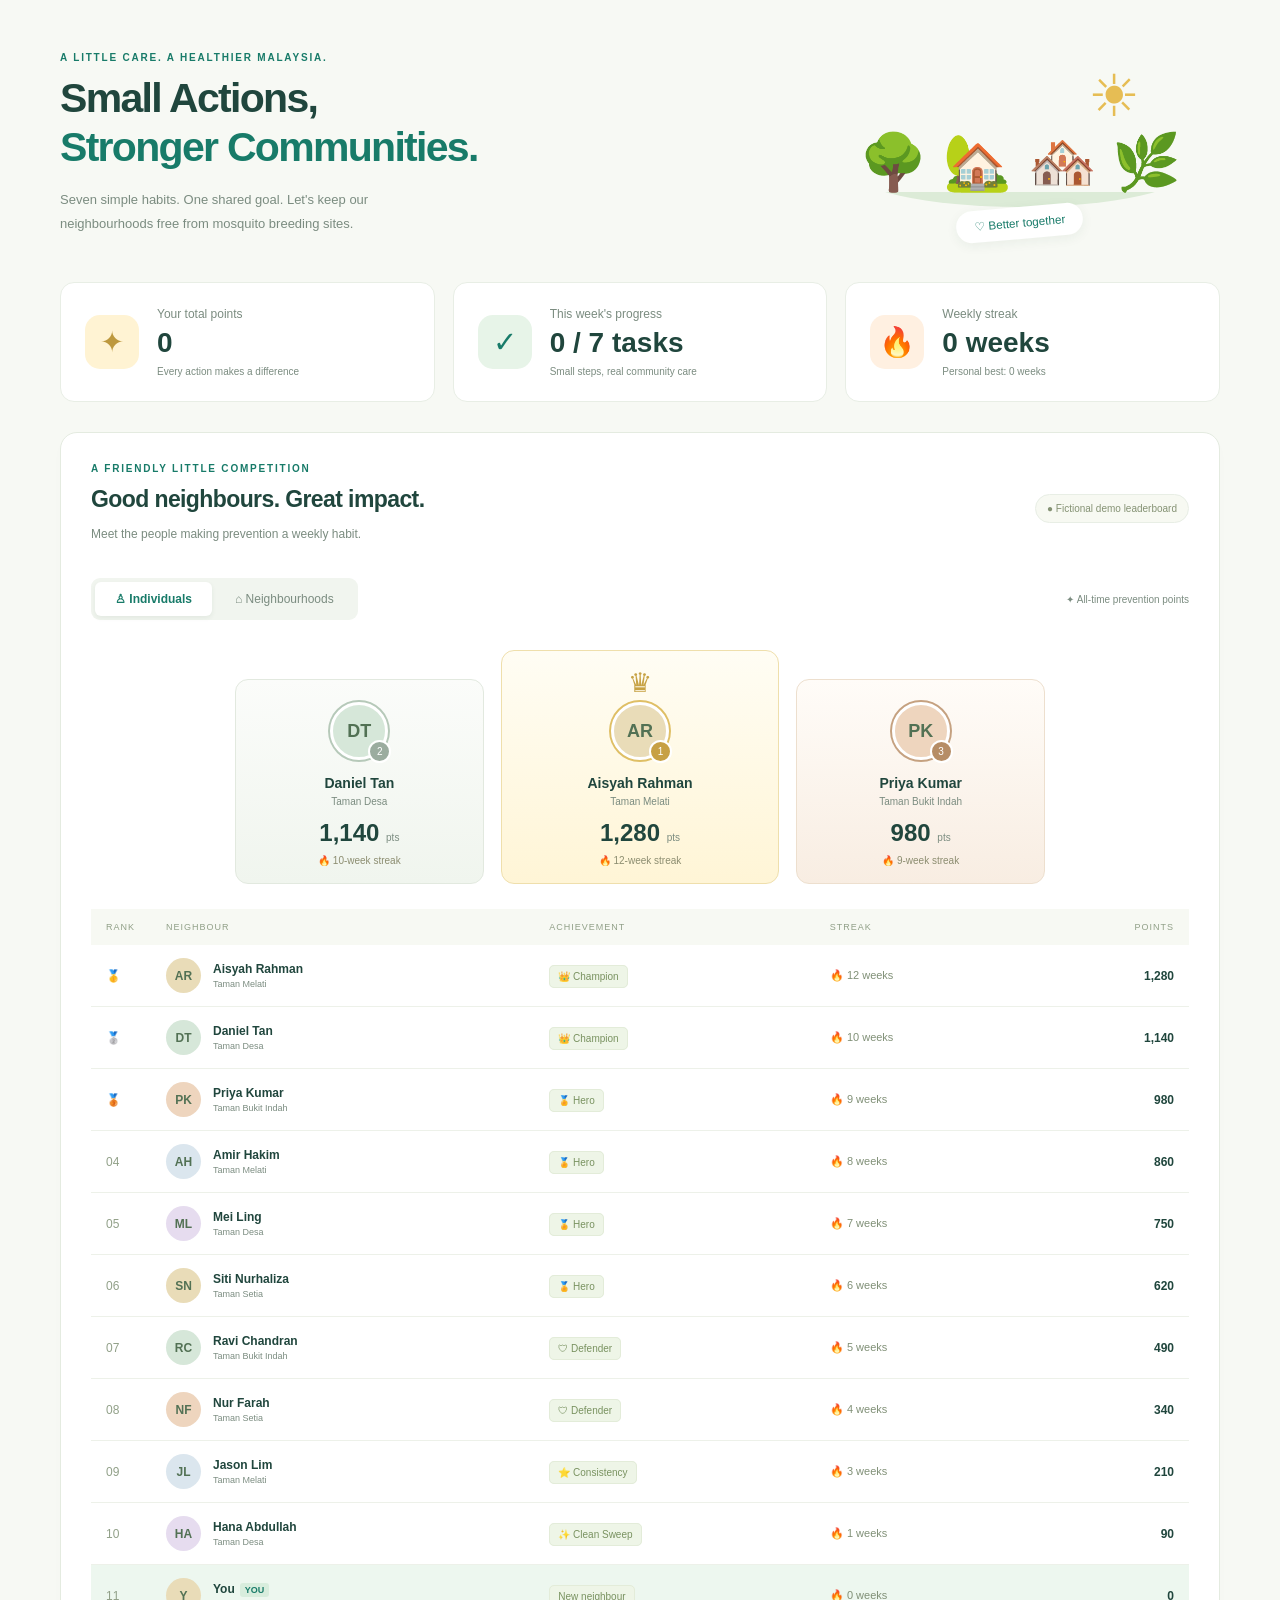
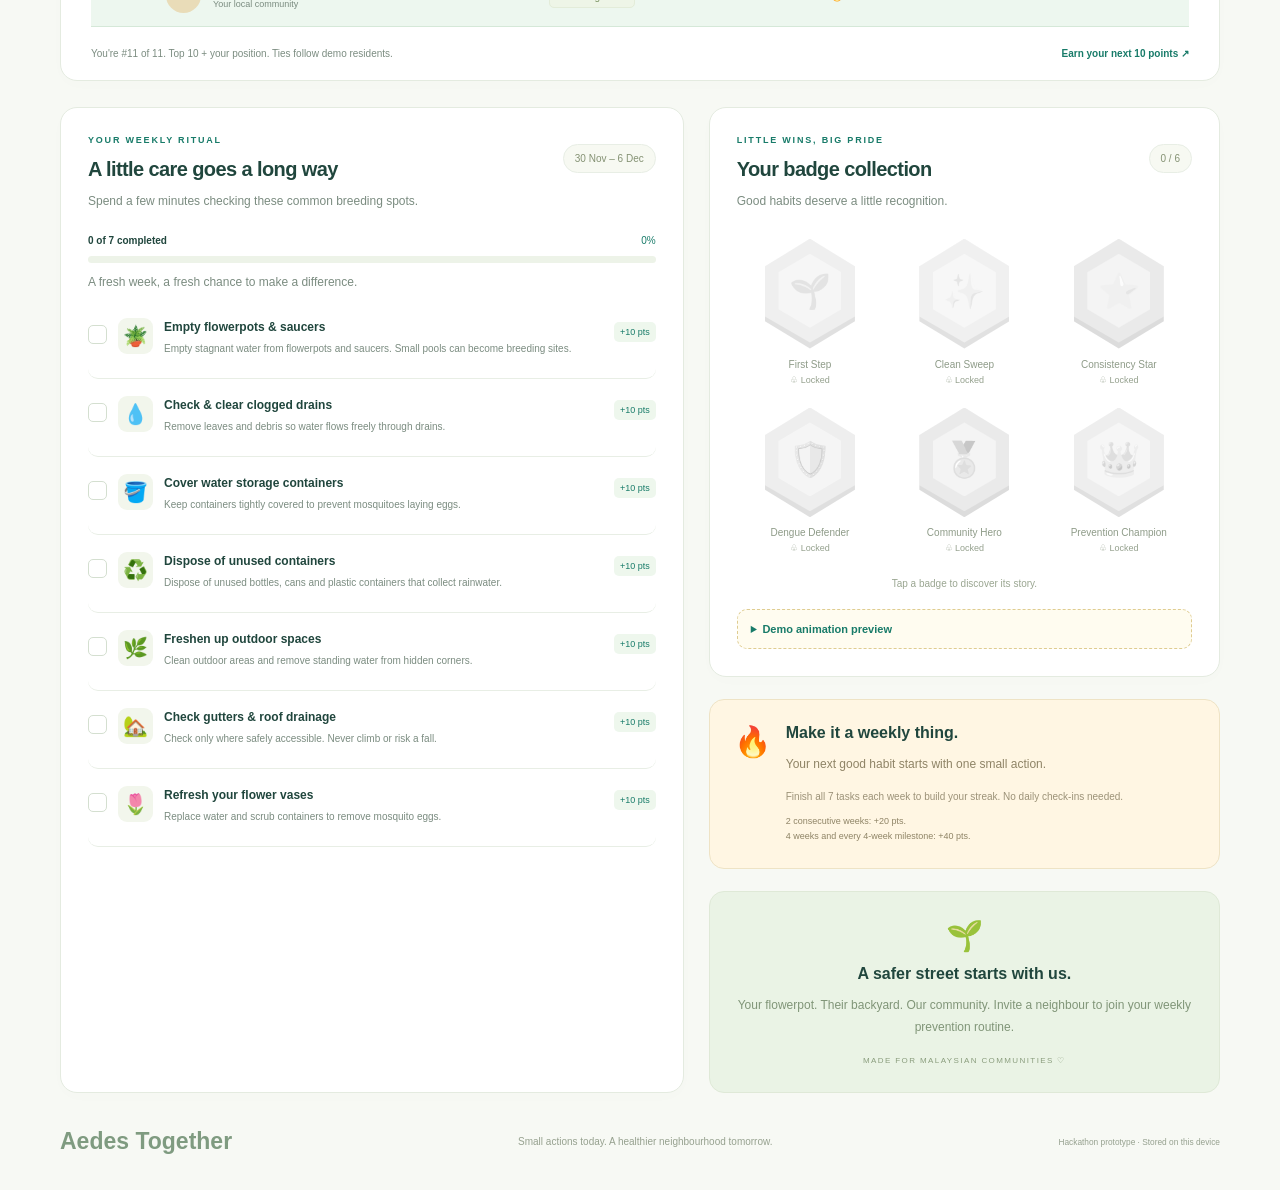
<file: leaderboard.html>
<!doctype html><html lang="en"><head><meta charset="UTF-8"><meta name="viewport" content="width=device-width,initial-scale=1"><title>Aedes Together</title><style>
/* Responsive, scoped dashboard styles. No assets or build tools required. */
:root{--ink:#20463d;--teal:#187b69;--muted:#7b8c80;--line:#e8eee5}*{box-sizing:border-box}html{scroll-behavior:smooth;scroll-padding-top:20px}body{margin:0;background:#f7f9f4;color:var(--ink);font:14px 'Segoe UI',Arial,sans-serif}button,input{font:inherit}button,a{touch-action:manipulation}button{cursor:pointer}a{color:inherit;text-decoration:none}button:focus-visible,a:focus-visible,input:focus-visible{outline:3px solid #d6ad44;outline-offset:4px}.avatar{display:inline-flex;width:35px;height:35px;align-items:center;justify-content:center;border-radius:50%;background:#dcecdf;font-size:12px;color:#527154;font-weight:700;flex-shrink:0}main{max-width:1208px;padding:0 24px;margin:auto}.welcome{display:flex;align-items:center;justify-content:space-between;padding:52px 0 34px}.eyebrow{font-size:10px;font-weight:700;letter-spacing:1.8px;color:var(--teal);margin:0 0 11px}h1{font-size:41px;letter-spacing:-1.7px;line-height:1.2;margin:0 0 16px;font-weight:750}h1 em{font-style:normal;color:var(--teal)}.welcome p:last-child{line-height:1.8;color:var(--muted);font-size:13px}.illustration{width:340px;text-align:center;position:relative;margin-right:30px}.illustration>span{display:block;font-size:58px;color:#e6bd54;text-align:right;padding-right:50px}.illustration>div{font-size:55px;background:linear-gradient(transparent 80%,#dcebd7 80%);border-radius:50%;padding-bottom:12px;white-space:nowrap}.illustration small{display:inline-block;padding:9px 18px;background:white;border-radius:25px;transform:rotate(-5deg);box-shadow:0 3px 12px #264f3610;color:var(--teal)}.stats{display:grid;grid-template-columns:repeat(3,1fr);gap:18px;margin-bottom:30px}.stats article{background:white;border:1px solid var(--line);border-radius:14px;display:flex;align-items:center;padding:24px;gap:18px}.stat-icon{height:54px;width:54px;background:#fff3d3;border-radius:15px;display:grid;place-items:center;font-size:29px;color:#bd983e}.stat-icon.mint{background:#e7f4e8;color:var(--teal)}.stat-icon.peach{background:#fff0e1}.stats p{font-size:12px;color:var(--muted);margin:0 0 6px}.stats strong{font-size:28px}.stats small{display:block;font-size:10px;color:var(--muted);margin-top:7px}.panel{background:white;border:1px solid #e4ebe0;border-radius:17px;padding:27px;box-shadow:0 4px 18px #264c3003}.community{margin-bottom:26px;padding:30px 30px 0}.heading{display:flex;justify-content:space-between;align-items:center;gap:14px}h2{font-size:23px;letter-spacing:-.6px;margin:0;line-height:1.3}.heading p:not(.eyebrow),.copy{font-size:12px;line-height:1.7;color:var(--muted);margin:9px 0}.chip{font-size:10px;border:1px solid var(--line);border-radius:18px;padding:8px 11px;background:#f7f9f2;color:#859274;white-space:nowrap}.toolbar{display:flex;align-items:center;justify-content:space-between;margin-top:25px}.toolbar>small{font-size:10px;color:var(--muted)}.tabs{display:flex;background:#f1f5ef;padding:4px;border-radius:9px;gap:3px}.tabs button{border:0;padding:10px 20px;background:transparent;color:var(--muted);font-size:12px;border-radius:6px}.tabs button[aria-pressed=true]{color:var(--teal);background:white;box-shadow:0 2px 5px #23472712;font-weight:600}.podium{display:grid;grid-template-columns:1fr 1.12fr 1fr;align-items:end;max-width:810px;gap:17px;margin:30px auto 25px}.podium-card{text-align:center;border:1px solid #e2e9df;background:linear-gradient(#fbfcfa,#f0f5ee);border-radius:13px;padding:22px 10px 17px}.podium-card.gold{background:linear-gradient(#fffdf4,#fff5d6);border-color:#efdfac;padding-top:16px}.podium-card.bronze{background:linear-gradient(#fffcf8,#f8ede2);border-color:#eddfce}.crown{font-size:27px;color:#c7a244;display:block;height:35px}.podium-avatar{position:relative;width:58px;margin:auto}.podium-avatar .avatar{height:58px;width:58px;border:3px solid white;box-shadow:0 0 0 2px #b6c9b9;font-size:18px}.gold .podium-avatar .avatar{box-shadow:0 0 0 2px #dfbf65}.bronze .podium-avatar .avatar{box-shadow:0 0 0 2px #c5a180}.medal{position:absolute;bottom:-3px;right:-3px;background:#9bac9f;color:white;font-size:10px;border:2px solid white;border-radius:50%;height:23px;width:23px;display:grid;place-items:center}.gold .medal{background:#c7a044}.bronze .medal{background:#b68d66}.podium-card h3{font-size:14px;margin:15px 0 5px}.podium-card p{font-size:10px;color:var(--muted);margin:0 0 12px}.podium-points{font-size:24px;font-weight:750}.podium-points small{font-size:10px;font-weight:400;color:var(--muted)}.podium-card>small{display:block;font-size:10px;color:#8c8d70;margin-top:8px}.table-wrap{overflow-x:auto}table{border-collapse:collapse;width:100%;font-size:12px}th{text-align:left;background:#f7f9f3;font-size:9px;letter-spacing:1px;color:#91a088;padding:13px 15px;font-weight:500}td{padding:13px 15px;border-bottom:1px solid #edf1e9}td:last-child,th:last-child{text-align:right}td:last-child{font-weight:750}td:first-child{width:60px;color:#91a088}.resident{display:flex;align-items:center;gap:12px;font-weight:600}.resident small{display:block;font-size:9px;color:var(--muted);font-weight:400;margin-top:3px}.tag{background:#eef5e7;border:1px solid #e3ecd9;border-radius:5px;padding:5px 8px;color:#799260;font-size:10px;white-space:nowrap}.streak-cell{font-size:11px;color:#809077;white-space:nowrap}.you{background:#edf7ef}.you td{border-bottom-color:#d5e8d8}.you-label{font-size:9px;color:var(--teal);background:#d8eddd;border-radius:3px;padding:2px 5px;margin-left:5px}.leader-footer{display:flex;justify-content:space-between;gap:25px;padding:18px 0;font-size:10px;line-height:1.7;color:var(--muted)}.leader-footer a{color:var(--teal);font-weight:600;white-space:nowrap}.columns{display:grid;grid-template-columns:1.22fr 1fr;gap:25px}.columns h2{font-size:20px}.columns .eyebrow{font-size:9px}.progress-label{display:flex;justify-content:space-between;margin:23px 0 10px;font-size:10px}.progress-label span{color:var(--teal)}.track{height:7px;background:#edf3e8;border-radius:7px;overflow:hidden}.track div{height:100%;background:#61aa85;transition:width .6s ease;border-radius:7px}.task{display:flex;align-items:flex-start;gap:11px;padding:17px 0;border-bottom:1px solid var(--line)}.task input{appearance:none;width:19px;height:19px;border:1.5px solid #d4dfd0;border-radius:5px;flex-shrink:0;margin:7px 0 0;display:grid;place-items:center;cursor:pointer}.task input:checked{background:var(--teal);border-color:var(--teal)}.task input:checked:after{content:'✓';color:white;font-size:13px}.task-icon{width:35px;height:36px;display:grid;place-items:center;background:#f2f6ec;border-radius:9px;font-size:20px;flex-shrink:0}.task-copy{flex:1}.task label{font-size:12px;font-weight:600;line-height:1.5;cursor:pointer}.task p{font-size:10px;color:var(--muted);line-height:1.7;margin:4px 0}.task.done label{color:#619275}.task-points{font-size:9px;color:var(--teal);background:#eef7ed;padding:5px 6px;border-radius:5px;white-space:nowrap;margin-top:4px}.status{font-size:9px;color:#649174}.notice{font-size:10px;line-height:1.8;background:#f5f7ef;border-radius:8px;padding:13px;color:#829176;margin:18px 0 0}aside{display:flex;flex-direction:column;gap:22px}.badges{display:grid;grid-template-columns:repeat(3,1fr);gap:23px 8px;margin-top:27px}.badge{border:0;background:transparent;padding:0;text-align:center;color:var(--ink)}.badge-art{display:grid;place-items:center;width:65px;height:73px;margin:0 auto 10px;background:var(--color);clip-path:polygon(50% 0,94% 24%,94% 74%,50% 100%,6% 74%,6% 24%);font-size:31px;transition:transform .2s}.badge:hover .badge-art{transform:translateY(-4px) rotate(4deg)}.badge.locked .badge-art{filter:grayscale(1);opacity:.35}.badge b{display:block;font-size:10px;font-weight:500}.badge small{display:block;color:#95a18e;font-size:9px;margin-top:5px}.badge.locked b{color:#8e9b88}.hint{font-size:10px;color:#9aa691;text-align:center;margin:25px 0 0}.habit{display:flex;gap:15px;padding:24px;border:1px solid #eee3c5;border-radius:15px;background:#fff6e3}.habit>span{font-size:30px}h3{margin:0 0 10px;font-size:16px}.habit p{font-size:12px;color:#8f8466;line-height:1.7}.habit small{font-size:10px;color:#9c9278;line-height:1.7}.habit .reward{font-size:9px;margin-bottom:0}.together{padding:26px;text-align:center;background:#eaf3e5;border:1px solid #dfe9d7;border-radius:15px}.together>span{font-size:30px;display:block;margin-bottom:12px}.together p{font-size:12px;line-height:1.8;color:#809578}.together small{font-size:8px;letter-spacing:1.4px;color:#8a9d7d}footer{display:flex;align-items:center;justify-content:space-between;gap:20px;padding:35px 0;color:#96a18f;font-size:10px}footer b{font-size:23px;color:#7f9b80}dialog{border:1px solid var(--line);border-radius:20px;width:calc(100% - 32px);max-width:430px;padding:32px;color:var(--ink);box-shadow:0 20px 90px #153d3840}dialog::backdrop{background:#20493f70;backdrop-filter:blur(4px)}dialog p{font-size:13px;line-height:1.8;color:var(--muted)}.close{position:absolute;right:13px;top:12px;width:30px;height:30px;border:0;border-radius:50%;background:#f0f4ec;color:var(--muted);font-size:22px}#badgeDetail{text-align:center;padding-top:20px}#badgeDetail .badge-art{width:95px;height:105px;font-size:44px}#toast{position:fixed;bottom:24px;left:50%;transform:translate(-50%,20px);opacity:0;transition:.3s;background:var(--ink);color:white;border-radius:12px;padding:15px 23px;z-index:10;max-width:90vw;font-size:12px;text-align:center;pointer-events:none}#toast.show{opacity:1;transform:translate(-50%,0)}#confetti{position:fixed;inset:0;pointer-events:none;overflow:hidden;z-index:20}.confetti{position:absolute;top:-20px;width:9px;height:13px;animation:fall 1.8s ease-in forwards}@keyframes fall{to{transform:translateY(105vh) rotate(600deg);opacity:0}}.earned{animation:pop .7s}@keyframes pop{50%{transform:scale(1.12)}}.sr-only{position:absolute;width:1px;height:1px;overflow:hidden;clip:rect(0,0,0,0)}
@media(max-width:1000px){.stats article{padding:18px;gap:12px}.stat-icon{width:42px;height:46px;font-size:24px}.illustration{margin:0;transform:scale(.85)}.columns{gap:18px}.panel{padding:22px}.community{padding-bottom:0}.heading{flex-wrap:wrap}.columns h2{font-size:19px}}@media(max-width:720px){main{padding:0 16px}.welcome{padding:32px 0 22px}.welcome .eyebrow{font-size:8px;letter-spacing:1.2px}h1{font-size:32px}.welcome p:last-child{font-size:12px}.welcome br:last-child{display:none}.illustration{display:none}.stats{gap:8px;margin-bottom:22px}.stats article{padding:14px 10px;display:block}.stat-icon{width:32px;height:33px;font-size:20px;border-radius:9px;margin-bottom:12px}.stats p{font-size:9px}.stats strong{font-size:22px}.stats small{font-size:8px;line-height:1.6}.community{padding:22px 15px 0}.heading h2{font-size:21px}.chip{font-size:8px;padding:6px 8px}.toolbar{margin-top:20px}.toolbar>small{display:none}.tabs{width:100%}.tabs button{flex:1;padding:10px;font-size:11px}.podium{gap:7px;margin-top:23px}.podium-card{padding:17px 5px 13px}.podium-card h3{font-size:11px}.podium-card p{font-size:8px;min-height:22px;line-height:1.5}.podium-avatar,.podium-avatar .avatar{width:46px;height:46px}.podium-avatar .avatar{font-size:14px}.podium-points{font-size:20px}.podium-card>small{font-size:8px}.medal{width:20px;height:20px}.table-wrap{margin:0 -6px}th,td{padding:12px 7px}th{font-size:8px}td:first-child{width:33px}th:nth-child(3),td:nth-child(3){display:none}.resident{gap:7px;font-size:10px}.resident .avatar{width:29px;height:29px;font-size:10px}.resident small{font-size:8px}.streak-cell{font-size:9px}td:last-child{font-size:11px}.leader-footer{font-size:9px;gap:15px}.leader-footer a{white-space:normal;min-width:100px;max-width:115px}.columns{grid-template-columns:1fr}.panel{padding:23px 18px}.community{padding:22px 15px 0}.task{gap:9px}.task label{font-size:11px}.task-icon{width:31px;font-size:18px}.task-points{font-size:8px}.badges{gap:25px 10px}.badge-art{width:70px;height:78px}.badge b{font-size:11px}footer{flex-wrap:wrap;justify-content:center;text-align:center;gap:10px;padding:30px 0}footer>span{width:100%}}@media(prefers-reduced-motion:reduce){*,*:before,*:after{animation:none!important;transition:none!important;scroll-behavior:auto!important}}
/* First Step artwork uses fixed SVG colours for the same appearance in either theme. */
.badge-art.badge-art--first{width:90px;height:110px;max-width:100%;background:transparent none center / contain no-repeat;clip-path:none;font-size:0}
#badgeDetail .badge-art--first{width:114px;height:139px;font-size:0}

</style><style id="badge-hexagon-design">
/* Badge-only overrides: retain the reference palette, icons and existing motion. */
:is(#badges, #badgeDetail) .badge-art {
  --badge-hexagon: polygon(50% 0, 100% 25%, 100% 75%, 50% 100%, 0 75%, 0 25%);
  position: relative;
  isolation: isolate;
  width: 90px;
  max-width: 100%;
  height: auto;
  aspect-ratio: 114 / 139;
  padding-bottom: 6px;
  background: linear-gradient(#0003, #0003), var(--color);
  clip-path: var(--badge-hexagon);
  font-size: 34px;
  line-height: 1;
}
:is(#badges, #badgeDetail) .badge-art::before,
:is(#badges, #badgeDetail) .badge-art::after {
  content: '';
  position: absolute;
  pointer-events: none;
  clip-path: var(--badge-hexagon);
}
:is(#badges, #badgeDetail) .badge-art::before {
  inset: 0 0 5.5%;
  z-index: -2;
  background: var(--color);
}
:is(#badges, #badgeDetail) .badge-art::after {
  inset: 13.5% 15% 19%;
  z-index: -1;
  background: linear-gradient(#ffffff70, #ffffff70), var(--color);
}
#badgeDetail .badge-art {
  width: 114px;
  height: auto;
  font-size: 44px;
}
@media (max-width: 360px) {
  #badges .badge-art { width: 76px; font-size: 29px; }
}
</style><style id="restored-animation-styles">/* Active checklist interactions only; persisted progress never plays rewards. */
.task{position:relative;border-radius:10px;transition:background-color .4s,box-shadow .4s}
.task input{position:relative;transition:border-radius .35s,background-color .35s,border-color .35s,transform .35s}
.task input:checked{border-radius:50%}
.task label,.task p{transition:color .4s}
.task .status{display:block;min-height:0;transition:color .4s}
.task.done{background-color:#f4faf4}
.task-pop{animation:task-glow .75s ease-out}
.task-pop input{animation:check-bounce .5s ease-out}
.task-pop input:before{content:'';position:absolute;inset:-6px;border:2px solid #6dbd96;border-radius:50%;pointer-events:none;animation:check-ripple .65s ease-out both}
.floating-reward,.task-sparkles,.bonus-reward{position:absolute;pointer-events:none;z-index:2;font-weight:700;white-space:nowrap}
.floating-reward{left:27px;top:0;color:var(--teal);font-size:12px;background:#effbf3;border-radius:20px;padding:5px 10px;animation:reward-rise .8s ease-out both}
.task-sparkles{left:4px;top:10px;color:#d8b34c;font-size:23px;letter-spacing:10px;animation:sparkle-out .7s ease-out both}
#checklist{position:relative}
.mission-celebration{animation:mission-glow 1.8s ease-out}
.bonus-reward{top:95px;right:20px;background:#fff2c7;color:#8d7029;padding:9px 14px;border-radius:20px;font-size:13px;animation:bonus-rise 1.6s ease-out both}
#points,#percent{font-variant-numeric:tabular-nums}
.confetti{animation-duration:1.55s}
@keyframes check-bounce{0%{transform:scale(.85)}45%{transform:scale(1.27)}75%{transform:scale(.95)}100%{transform:scale(1)}}
@keyframes check-ripple{from{transform:scale(.6);opacity:.7}to{transform:scale(1.9);opacity:0}}
@keyframes task-glow{0%,100%{box-shadow:0 0 0 0 transparent}35%{box-shadow:0 0 18px 3px #9bdbb951;background:#e6f8ec}}
@keyframes reward-rise{0%{opacity:0;transform:translateY(8px)}20%{opacity:1}100%{opacity:0;transform:translateY(-38px)}}
@keyframes sparkle-out{0%{opacity:0;transform:scale(.6)}30%{opacity:1}100%{opacity:0;transform:translateY(-22px) scale(1.3)}}
@keyframes mission-glow{0%,100%{box-shadow:0 4px 18px #264c3003}35%{box-shadow:0 0 30px #70bd8c55;border-color:#8ecda4}}
@keyframes bonus-rise{0%{opacity:0;transform:translateY(15px) scale(.9)}20%,65%{opacity:1;transform:translateY(0) scale(1)}100%{opacity:0;transform:translateY(-28px)}}
@media(prefers-reduced-motion:reduce){.task,.task input,.task label,.task p{transition:none}.floating-reward,.task-sparkles,.bonus-reward{display:none}}
/* First-time badge notification: independent of weekly/task confetti. */
.badge-unlock-popup{position:fixed;top:max(22px,env(safe-area-inset-top));left:50%;z-index:40;display:flex;align-items:center;gap:16px;width:max-content;max-width:calc(100vw - 32px);padding:18px 24px;border:1px solid #edce7d;border-radius:20px;background:linear-gradient(120deg,#fffdf3,#fff5d6);box-shadow:0 8px 35px #d6aa3b45,0 0 20px #f3d57755;transform:translateX(-50%);pointer-events:none;animation:badge-popup-bounce .65s cubic-bezier(.22,1,.36,1),badge-golden-glow 1.4s ease-in-out .65s}
.badge-unlock-icon{display:grid;place-items:center;flex-shrink:0;width:61px;height:68px;background:var(--color);clip-path:polygon(50% 0,94% 24%,94% 74%,50% 100%,6% 74%,6% 24%);font-size:32px;filter:drop-shadow(0 0 7px #e4b339)}
.badge-unlock-popup p{margin:0 0 6px;font-size:11px;font-weight:700;letter-spacing:.6px;color:#947227}
.badge-unlock-popup strong{font-size:19px;line-height:1.35;color:var(--ink);overflow-wrap:anywhere}
.badge-unlock-confetti{position:absolute;left:50%;top:40%;pointer-events:none}
.badge-unlock-confetti i{position:absolute;width:6px;height:10px;border-radius:2px;opacity:0;animation:badge-confetti-burst 1.2s ease-out both}
@keyframes badge-popup-bounce{0%{opacity:0;transform:translate(-50%,-24px) scale(.7)}55%{opacity:1;transform:translate(-50%,4px) scale(1.06)}78%{transform:translate(-50%,-2px) scale(.98)}100%{transform:translate(-50%,0) scale(1)}}
@keyframes badge-golden-glow{50%{box-shadow:0 10px 40px #d6aa3b60,0 0 30px #f3d57780}}
@keyframes badge-confetti-burst{0%{opacity:0;transform:translate(0,0) rotate(0)}15%{opacity:1}100%{opacity:0;transform:translate(var(--x),95px) rotate(var(--turn))}}
@media(max-width:480px){.badge-unlock-popup{padding:14px 17px;gap:12px}.badge-unlock-popup strong{font-size:16px}.badge-unlock-popup p{font-size:10px}.badge-unlock-icon{width:49px;height:55px;font-size:27px}}
@media(prefers-reduced-motion:reduce){.badge-unlock-popup,.badge-unlock-confetti i{animation:none!important}}


/* Seven activity-specific cartoon vignettes. No layout shift or click blocking. */
.task-scene{position:absolute;right:3px;top:50%;width:160px;height:90px;z-index:3;pointer-events:none;filter:drop-shadow(0 4px 9px #37664720);animation:scene-visit 1.85s ease both}
.task-scene svg{display:block;width:100%;height:100%;overflow:visible}
.task-scene svg g{transform-box:fill-box;transform-origin:center}
.scene-tip{animation:scene-tip 1.7s ease-in-out both;transform-origin:77px 65px!important}
.scene-drops{animation:scene-drops 1.7s ease both}
.scene-grow{animation:scene-grow 1.7s ease both;transform-origin:bottom!important}
.scene-debris{animation:scene-clear 1.7s ease both}
.scene-flow{animation:scene-flow 1.7s ease both}
.scene-lid{animation:scene-lid 1.7s cubic-bezier(.34,1.56,.64,1) both}
.scene-seal{animation:scene-twinkle 1.7s ease both;transform-origin:center}
.scene-bottle{animation:scene-bottle 1.7s ease both}
.scene-can{animation:scene-can 1.7s ease both}
.scene-broom{animation:scene-sweep 1.7s ease both;transform-origin:top!important}
.scene-puddle{animation:scene-dry 1.7s ease both;transform-origin:center}
.scene-dust{animation:scene-clear 1.7s ease both}
.scene-gutter-leaf{animation:scene-leaf 1.7s ease both}
.scene-gutter-water{animation:scene-drops 1.7s ease both}
.scene-fresh-water{animation:scene-fill 1.7s ease both;transform-origin:bottom;transform-box:fill-box}
.scene-flower{animation:scene-grow 1.7s ease both;transform-origin:bottom!important}
.scene-scrub{animation:scene-scrub 1.7s ease both}
.scene-twinkles{animation:scene-twinkle 1.7s ease both}
@keyframes scene-visit{0%{opacity:0;transform:translateY(-45%) scale(.8)}12%,85%{opacity:1;transform:translateY(-50%) scale(1)}100%{opacity:0;transform:translateY(-56%) scale(.96)}}
@keyframes scene-tip{0%,15%,90%,100%{transform:rotate(0)}40%,65%{transform:rotate(22deg)}}
@keyframes scene-drops{0%,25%{opacity:0;transform:translateY(-10px)}40%{opacity:1;transform:translateY(0)}70%{opacity:0;transform:translateY(18px)}80%{opacity:1;transform:translateY(-4px)}100%{opacity:0;transform:translateY(12px)}}
@keyframes scene-grow{0%,20%{transform:scale(.8)}65%{transform:scale(1.08)}100%{transform:scale(1)}}
@keyframes scene-clear{0%,15%{transform:translateX(0);opacity:1}70%,100%{transform:translate(35px,-20px) rotate(30deg);opacity:0}}
@keyframes scene-flow{0%,20%{opacity:.2;transform:translateX(-8px)}70%,100%{opacity:1;transform:translateX(8px)}}
@keyframes scene-lid{0%,15%{transform:translate(-8px,-18px) rotate(-15deg)}60%,100%{transform:translate(0,0) rotate(0)}}
@keyframes scene-twinkle{0%,30%{opacity:0;transform:scale(.4)}60%{opacity:1;transform:scale(1.2)}85%,100%{opacity:1;transform:scale(1)}}
@keyframes scene-bottle{0%,15%{transform:translate(0,0)}45%{transform:translate(40px,-30px) rotate(25deg)}80%,100%{transform:translate(56px,20px) scale(.2);opacity:0}}
@keyframes scene-can{0%,30%{transform:translate(0,0)}60%{transform:translate(-22px,-24px) rotate(-30deg)}90%,100%{transform:translate(-43px,15px) scale(.2);opacity:0}}
@keyframes scene-sweep{0%{transform:rotate(-15deg) translateX(-10px)}30%{transform:rotate(15deg) translateX(12px)}60%{transform:rotate(-12deg)}90%,100%{transform:rotate(12deg) translateX(13px)}}
@keyframes scene-dry{0%,20%{transform:scaleX(1);opacity:1}85%,100%{transform:scaleX(.1);opacity:0}}
@keyframes scene-leaf{0%,15%{transform:translateX(0)}55%{transform:translateX(50px) rotate(25deg);opacity:1}90%,100%{transform:translate(65px,40px) rotate(90deg);opacity:0}}
@keyframes scene-fill{0%,15%{transform:scaleY(.1);opacity:.3}85%,100%{transform:scaleY(1);opacity:1}}
@keyframes scene-scrub{0%,100%{transform:translateY(0)}25%,65%{transform:translate(-12px,-12px)}45%,85%{transform:translate(0,5px)}}
@media(max-width:480px){.task-scene{width:132px;height:75px;right:0}}
@media(prefers-reduced-motion:reduce){.task-scene{display:none}.task-scene *{animation:none!important}}
/* Compact temporary demo controls; all effects are confined to the preview stage. */
.animation-preview{position:relative;margin-top:20px;padding:13px;border:1px dashed #dfcc91;border-radius:10px;background:#fffcf0;color:var(--ink);font-size:11px}
.animation-preview summary{cursor:pointer;font-weight:600;color:var(--teal)}
.animation-preview p{font-size:10px;line-height:1.6;color:var(--muted)}
.animation-preview label{display:block;margin:12px 0 6px;font-weight:600}
.animation-preview>div:not(.preview-stage){display:flex;gap:8px;flex-wrap:wrap}
.animation-preview select{flex:1;min-width:0;width:100%;padding:8px;border:1px solid var(--line);border-radius:7px;background:#fff;color:var(--ink);font:inherit}
.animation-preview button{padding:9px 12px;border:0;border-radius:7px;background:var(--teal);color:white;font:inherit}
.preview-stage{margin-top:14px;border-radius:8px;padding:8px;background:#f4faf4}
.preview-stage .task{min-height:100px;pointer-events:none}
.preview-stage .task input:disabled{opacity:1}
.preview-stage .preview-task-name{max-width:45%;font-size:10px}
.preview-stage .track div{width:0}
.preview-stage>small{display:block;margin-top:8px;color:var(--teal)}
:is(#badges,#badgeDetail,.badge-unlock-popup) .badge-art{--badge-hexagon:polygon(50% 0,100% 25%,100% 75%,50% 100%,0 75%,0 25%);position:relative;isolation:isolate;display:grid;place-items:center;max-width:100%;height:auto;aspect-ratio:114/139;padding-bottom:6px;background:linear-gradient(#0003,#0003),var(--color);clip-path:var(--badge-hexagon);line-height:1}
:is(#badges,#badgeDetail,.badge-unlock-popup) .badge-art::before,:is(#badges,#badgeDetail,.badge-unlock-popup) .badge-art::after{content:'';position:absolute;pointer-events:none;clip-path:var(--badge-hexagon)}
:is(#badges,#badgeDetail,.badge-unlock-popup) .badge-art::before{inset:0 0 5.5%;z-index:-2;background:var(--color)}
:is(#badges,#badgeDetail,.badge-unlock-popup) .badge-art::after{inset:13.5% 15% 19%;z-index:-1;background:linear-gradient(#ffffff70,#ffffff70),var(--color)}
.badge-unlock-popup .badge-art{width:61px;margin:0;font-size:32px;flex-shrink:0;filter:none}
@media(max-width:480px){.badge-unlock-popup .badge-art{width:49px;font-size:27px}.task-scene{width:120px;height:68px}}
@media(prefers-reduced-motion:reduce){.task-pop,.mission-celebration{animation:none}.animation-preview .task-scene{display:none}}/* Keep the reference's light animation surfaces readable under a dark host theme. */
.animation-preview{--ink:#20463d;--muted:#65795f;--teal:#187b69;--line:#dce5d5}
.badge-unlock-popup strong{color:#20463d}</style></head><body><main><section class="welcome"><div><p class="eyebrow">A LITTLE CARE. A HEALTHIER MALAYSIA.</p><h1>Small Actions,<br><em>Stronger Communities.</em></h1><p>Seven simple habits. One shared goal. Let's keep our<br> neighbourhoods free from mosquito breeding sites.</p></div><div class="illustration" aria-hidden="true"><span>☀</span><div>🌳 🏡 🏘️ 🌿</div><small>♡ Better together</small></div></section><section class="stats"><article><span class="stat-icon">✦</span><div><p>Your total points</p><strong id="points">0</strong><small>Every action makes a difference</small></div></article><article><span class="stat-icon mint">✓</span><div><p>This week's progress</p><strong id="summary">0 / 7</strong><small>Small steps, real community care</small></div></article><article><span class="stat-icon peach">🔥</span><div><p>Weekly streak</p><strong id="streak">0 weeks</strong><small id="best">Personal best: 0 weeks</small></div></article></section><section class="panel community" id="community"><div class="heading"><div><p class="eyebrow">A FRIENDLY LITTLE COMPETITION</p><h2>Good neighbours. Great impact.</h2><p>Meet the people making prevention a weekly habit.</p></div><span class="chip">● Fictional demo leaderboard</span></div><div class="toolbar"><div class="tabs" role="group" aria-label="Leaderboard type"><button id="individual" aria-pressed="true">♙ Individuals</button><button id="neighbourhood" aria-pressed="false">⌂ Neighbourhoods</button></div><small>✦ All-time prevention points</small></div><div class="podium" id="podium"></div><div class="table-wrap"><table><caption class="sr-only">Prevention points leaderboard</caption><thead><tr><th>RANK</th><th id="nameHeading">NEIGHBOUR</th><th>ACHIEVEMENT</th><th>STREAK</th><th>POINTS</th></tr></thead><tbody id="rows"></tbody></table></div><div class="leader-footer"><span id="rank"></span><a href="#checklist">Earn your next 10 points ↗</a></div></section><div class="columns"><section class="panel" id="checklist"><div class="heading"><div><p class="eyebrow">YOUR WEEKLY RITUAL</p><h2>A little care goes a long way</h2></div><span class="chip" id="week"></span></div><p class="copy">Spend a few minutes checking these common breeding spots.</p><div class="progress-label"><b id="progressText"></b><span id="percent"></span></div><div class="track"><div id="fill"></div></div><p id="message" class="copy" aria-live="polite"></p><div id="tasks"></div></section><aside><section class="panel" id="achievements"><div class="heading"><div><p class="eyebrow">LITTLE WINS, BIG PRIDE</p><h2>Your badge collection</h2></div><span class="chip" id="badgeCount"></span></div><p class="copy">Good habits deserve a little recognition.</p><div id="badges" class="badges"></div><p class="hint">Tap a badge to discover its story.</p></section><section class="habit"><span>🔥</span><div><h3>Make it a weekly thing.</h3><p id="encouragement"></p><small>Finish all 7 tasks each week to build your streak. No daily check-ins needed.</small><p class="reward">2 consecutive weeks: +20 pts.<br>4 weeks and every 4-week milestone: +40 pts.</p></div></section><section class="together"><span>🌱</span><h3>A safer street starts with us.</h3><p>Your flowerpot. Their backyard. Our community. Invite a neighbour to join your weekly prevention routine.</p><small>MADE FOR MALAYSIAN COMMUNITIES ♡</small></section></aside></div><footer><b>Aedes Together</b><span>Small actions today. A healthier neighbourhood tomorrow.</span><small>Hackathon prototype · Stored on this device</small></footer></main><dialog id="badgeModal"><button class="close" aria-label="Close">×</button><div id="badgeDetail"></div></dialog><div id="toast" role="status"></div><div id="confetti" aria-hidden="true"></div><script id="dashboard-interactions">/* Aedes Together: local-only weekly activity ledger. */
(() => {
'use strict';
// Retain the legacy storage key so existing residents keep their progress.
const KEY='jiran-challenge-v1', $=id=>document.getElementById(id);
const tasks=[['🪴','Empty flowerpots & saucers','Empty stagnant water from flowerpots and saucers. Small pools can become breeding sites.'],['💧','Check & clear clogged drains','Remove leaves and debris so water flows freely through drains.'],['🪣','Cover water storage containers','Keep containers tightly covered to prevent mosquitoes laying eggs.'],['♻️','Dispose of unused containers','Dispose of unused bottles, cans and plastic containers that collect rainwater.'],['🌿','Freshen up outdoor spaces','Clean outdoor areas and remove standing water from hidden corners.'],['🏡','Check gutters & roof drainage','Check only where safely accessible. Never climb or risk a fall.'],['🌷','Refresh your flower vases','Replace water and scrub containers to remove mosquito eggs.']];
const badges=[{id:'first',name:'First Step',icon:'🌱',color:'#bcdc9c',description:'A healthier neighbourhood starts with one small action.',requirement:'Complete your first prevention task.'},{id:'sweep',name:'Clean Sweep',icon:'✨',color:'#f1d482',description:'Seven small actions. A whole week of care.',requirement:'Complete all seven tasks in a week.'},{id:'star',name:'Consistency Star',icon:'⭐',color:'#c7bee9',description:'Your weekly habit is starting to shine.',requirement:'Complete two consecutive weeks.'},{id:'defender',name:'Dengue Defender',icon:'🛡️',color:'#a4d9d3',description:'A month of showing up for a safer neighbourhood.',requirement:'Complete four consecutive weeks.'},{id:'hero',name:'Community Hero',icon:'🏅',color:'#e9bd95',description:'Your care for your community really adds up.',requirement:'Reach 500 total points.'},{id:'champion',name:'Prevention Champion',icon:'👑',color:'#eace77',description:'An extraordinary milestone built on simple habits.',requirement:'Reach 1,000 total points.'}];
const samples=[['Aisyah Rahman','Taman Melati',1280,12],['Daniel Tan','Taman Desa',1140,10],['Priya Kumar','Taman Bukit Indah',980,9],['Amir Hakim','Taman Melati',860,8],['Mei Ling','Taman Desa',750,7],['Siti Nurhaliza','Taman Setia',620,6],['Ravi Chandran','Taman Bukit Indah',490,5],['Nur Farah','Taman Setia',340,4],['Jason Lim','Taman Melati',210,3],['Hana Abdullah','Taman Desa',90,1]];
// Monday-based local calendar dates; UTC arithmetic avoids DST week-length errors.
function weekKey(date=new Date()){const d=new Date(Date.UTC(date.getFullYear(),date.getMonth(),date.getDate()));d.setUTCDate(d.getUTCDate()-(d.getUTCDay()+6)%7);return d.toISOString().slice(0,10);}
function previous(key){const d=new Date(key+'T00:00:00Z');d.setUTCDate(d.getUTCDate()-7);return d.toISOString().slice(0,10);}
const fresh=()=>({version:1,weeks:{},badges:[]});let state;
try{state=JSON.parse(localStorage.getItem(KEY));if(!state||state.version!==1||!state.weeks||typeof state.weeks!=='object'||Array.isArray(state.weeks)||!Array.isArray(state.badges))state=fresh();}catch{state=fresh();}
for(const [key,w] of Object.entries(state.weeks)){if(!/^\d{4}-\d{2}-\d{2}$/.test(key)||!w||!Array.isArray(w.tasks)){delete state.weeks[key];continue;}w.tasks=Array.from({length:7},(_,i)=>['completed','approved'].includes(w.tasks[i])?'completed':'todo');}
state.badges=state.badges.filter(id=>badges.some(b=>b.id===id));
let current='',mode='individual',timer,warned=false;
function ensureWeek(){current=weekKey();if(!state.weeks[current])state.weeks[current]={tasks:Array(7).fill('todo')};}
function save(){try{localStorage.setItem(KEY,JSON.stringify(state));}catch{if(!warned){toast('Storage unavailable: progress lasts only for this session.');warned=true;}}}
function complete(w){return w.tasks.every(s=>s==='completed');}
// Recompute rewards from the ledger, so undo/recheck never duplicates points.
function metrics(){let points=0,run=0,best=0,last=null,total=0,weeks=0;const runs={};Object.keys(state.weeks).sort().filter(k=>k<=current).forEach(k=>{const w=state.weeks[k],count=w.tasks.filter(s=>s==='completed').length;total+=count;points+=count*10;if(complete(w)){run=last===previous(k)?run+1:1;last=k;runs[k]=run;best=Math.max(best,run);weeks++;points+=30+(run===2?20:run%4===0?40:0);}else{run=0;last=null;}});return{points,best,streak:runs[current]||runs[previous(current)]||0,total,weeks,count:state.weeks[current].tasks.filter(s=>s==='completed').length};}
function unlock(m){const conditions=[m.total>0,m.weeks>0,m.best>=2,m.best>=4,m.points>=500,m.points>=1000],earned=[];badges.forEach((b,i)=>{if(conditions[i]&&!state.badges.includes(b.id)){state.badges.push(b.id);earned.push(b.id);}});return earned;}
function toast(text){clearTimeout(timer);$('toast').textContent=text;$('toast').classList.add('show');timer=setTimeout(()=>$('toast').classList.remove('show'),5000);}
function celebrate(){if(matchMedia('(prefers-reduced-motion: reduce)').matches)return;for(let i=0;i<30;i++){const c=document.createElement('i');c.className='confetti';c.style.left=Math.random()*100+'%';c.style.background=['#70ad8d','#f3d071','#b8d9b2','#dfb498'][i%4];c.style.animationDelay=Math.random()*.4+'s';$('confetti').append(c);setTimeout(()=>c.remove(),2400);}}
function renderTasks(){
if ($('tasks').children.length === tasks.length) {
  tasks.forEach((_, i) => {
    const input = $('task-' + i), done = state.weeks[current].tasks[i] === 'completed';
    input.checked = done;
    input.closest('.task').classList.toggle('done', done);
    input.closest('.task').querySelector('.status').textContent = done ? '✓ Completed · uncheck to undo' : '';
  });
  return;
}$('tasks').innerHTML=tasks.map(([icon,title,description],i)=>{const s=state.weeks[current].tasks[i];return `<div class="task ${s==='completed'?'done':''}"><input type="checkbox" id="task-${i}" data-task="${i}" ${s==='completed'?'checked':''} aria-describedby="desc-${i}"><span class="task-icon" aria-hidden="true">${icon}</span><div class="task-copy"><label for="task-${i}">${title}</label><p id="desc-${i}">${description}</p><span class="status">${s==='completed'?'✓ Completed · uncheck to undo':''}</span></div><span class="task-points">+10 pts</span></div>`;}).join('');}
function renderBadges(earned=[]){$('badgeCount').textContent=`${state.badges.length} / 6`;$('badges').innerHTML=badges.map(b=>{const yes=state.badges.includes(b.id);return `<button class="badge ${yes?'':'locked'} ${earned.includes(b.id)?'earned':''}" data-badge="${b.id}" aria-label="${b.name}, ${yes?'unlocked':'locked'}: view requirements"><span class="badge-art${b.id==='first'?' badge-art--first':''}" style="--color:${b.color}">${b.icon}</span><b>${b.name}</b><small>${yes?'✓ Unlocked':'♧ Locked'}</small></button>`;}).join('');}
function renderLeaderboard(m){let entries;if(mode==='individual'){entries=samples.map(([name,area,points,streak])=>({name,area,points,streak}));entries.push({name:'You',area:'Your local community',points:m.points,streak:m.streak,you:true});}else entries=['Taman Melati','Taman Desa','Taman Bukit Indah','Taman Setia','Taman Harmoni','Taman Mutiara','Taman Ria','Taman Damai','Taman Aman','Taman Indah'].map((name,i)=>({name,area:`${42-i*3} demo neighbours`,points:[5360,4820,4170,3280,2840,2310,1970,1620,1280,940][i],streak:Math.max(1,12-i)}));entries.sort((a,b)=>b.points-a.points);entries.forEach((e,i)=>e.rank=i+1);const avatar=e=>`<span class="avatar" style="background:${['#e9dcb8','#d6e7d9','#eed5be','#dbe6ee','#e6dcef'][(e.rank-1)%5]}">${e.you?'Y':e.name.split(' ').slice(0,2).map(s=>s[0]).join('')}</span>`;
$('podium').innerHTML=[1,0,2].map(i=>{const e=entries[i];return `<article class="podium-card ${i===0?'gold':i===2?'bronze':'silver'}">${i===0?'<span class="crown" aria-hidden="true">♛</span>':''}<div class="podium-avatar">${avatar(e)}<span class="medal">${e.rank}</span></div><h3>${e.name}${e.you?' (you)':''}</h3><p>${e.area}</p><div class="podium-points">${e.points.toLocaleString()} <small>pts</small></div><small>🔥 ${e.streak}-week ${mode==='individual'?'streak':'team best'}</small></article>`;}).join('');
const you=entries.find(e=>e.you),shown=entries.slice(0,10);if(you&&you.rank>10)shown.push(you);
function achievement(e){if(mode!=='individual')return '🌿 Community care';if(e.you){const b=[...badges].reverse().find(b=>state.badges.includes(b.id));return b?b.icon+' '+b.name:'New neighbour';}return e.points>=1000?'👑 Champion':e.points>=500?'🏅 Hero':e.streak>=4?'🛡 Defender':e.streak>=2?'⭐ Consistency':'✨ Clean Sweep';}
$('rows').innerHTML=shown.map(e=>`<tr class="${e.you?'you':''}"><td>${e.rank<=3?['🥇','🥈','🥉'][e.rank-1]:String(e.rank).padStart(2,'0')}</td><td><div class="resident">${avatar(e)}<div>${e.name}${e.you?'<span class="you-label">YOU</span>':''}<small>${e.area}</small></div></div></td><td><span class="tag">${achievement(e)}</span></td><td class="streak-cell">🔥 ${e.streak} weeks</td><td>${e.points.toLocaleString()}</td></tr>`).join('');$('nameHeading').textContent=mode==='individual'?'NEIGHBOUR':'NEIGHBOURHOOD';$('rank').textContent=you?`You're #${you.rank} of ${entries.length}. Top 10 + your position. Ties follow demo residents.`:'Fictional aggregate points · streak = best member · your points are not assigned to a team.';}
function render(earned=[]){counterFrames.forEach(frame => cancelAnimationFrame(frame));counterFrames.clear();ensureWeek();const m=metrics(),percent=Math.round(m.count/7*100);$('points').textContent=m.points.toLocaleString();$('summary').textContent=`${m.count} / 7 tasks`;$('streak').textContent=`${m.streak} ${m.streak===1?'week':'weeks'}`;$('best').textContent=`Personal best: ${m.best} weeks`;$('progressText').textContent=`${m.count} of 7 completed`;$('percent').textContent=percent+'%';$('fill').style.width=percent+'%';$('message').textContent=m.count===7?'Beautiful work! All tasks completed. +30 weekly bonus earned.':m.count===0?'A fresh week, a fresh chance to make a difference.':`${7-m.count} more small actions to your +30 point weekly bonus.`;$('encouragement').textContent=m.streak>=4?`${m.streak} weeks strong! Dengue Defender energy.`:m.streak>=2?`${m.streak} weeks strong. Your consistency makes a difference.`:m.streak===1?'One complete week! Come back next week to keep growing.':'Your next good habit starts with one small action.';const start=new Date(current+'T12:00:00'),end=new Date(start);end.setDate(end.getDate()+6);const format=d=>d.toLocaleDateString('en-MY',{day:'numeric',month:'short'});$('week').textContent=format(start)+' – '+format(end);renderTasks();renderBadges(earned);renderLeaderboard(m);}
function checkWeek(){if(weekKey()!==current){ensureWeek();save();tasks.forEach((_, i) => clearCompletionEffects(i));render();toast('A new week is here. Your historical points and badges are saved.');return true;}return false;}
// Animation values never affect the ledger or leaderboard. Restart counters from
// their current visible values when users toggle quickly.
const counterFrames = new Map();
function animateCounter(element, from, to, suffix = '') {
  cancelAnimationFrame(counterFrames.get(element));
  if (matchMedia('(prefers-reduced-motion: reduce)').matches) {
    element.textContent = to.toLocaleString() + suffix;
    return;
  }
  const start = performance.now();
  function frame(now) {
    const progress = Math.min(1, (now - start) / 550);
    const value = Math.round(from + (to - from) * (1 - Math.pow(1 - progress, 3)));
    element.textContent = value.toLocaleString() + suffix;
    if (progress < 1) counterFrames.set(element, requestAnimationFrame(frame));
    else counterFrames.delete(element);
  }
  counterFrames.set(element, requestAnimationFrame(frame));
}
function temporaryEffect(parent, text, className) {
  const effect = document.createElement('span');
  effect.className = className;
  effect.textContent = text;
  effect.setAttribute('aria-hidden', 'true');
  parent.append(effect);
  setTimeout(() => effect.remove(), 1800);
}
function clearCompletionEffects(index) {
  const card = $('task-' + index).closest('.task');
  card.classList.remove('task-pop');
  card.querySelectorAll('.floating-reward, .task-sparkles, .task-scene').forEach(node => node.remove());
  $('checklist').classList.remove('mission-celebration');
  $('checklist').querySelectorAll('.bonus-reward').forEach(node => node.remove());
  $('confetti').replaceChildren();
}

// Self-contained cartoon scenes. Presentation only: no reward or storage calls.
function playTaskScene(index, card) {
  if (matchMedia('(prefers-reduced-motion: reduce)').matches) return;
  card.querySelectorAll('.task-scene').forEach(node => node.remove());
  const face = '<circle cx="70" cy="55" r="2" fill="#285b4a"/><circle cx="84" cy="55" r="2" fill="#285b4a"/><path d="M73 62q4 5 8 0" fill="none" stroke="#285b4a" stroke-width="2"/><ellipse cx="65" cy="60" rx="4" ry="2" fill="#efb7a5"/><ellipse cx="89" cy="60" rx="4" ry="2" fill="#efb7a5"/>';
  const drops = '<g class="scene-drops" fill="#72cbd6"><path d="M108 34q-9 12 0 12t0-12"/><path d="M121 46q-8 10 0 10t0-10"/><path d="M108 60q-7 9 0 9t0-9"/></g>';
  const plant = '<g class="scene-grow"><path d="M77 43V17" stroke="#478a66" stroke-width="3"/><path d="M77 29Q56 32 60 17Q74 14 77 29M77 24Q96 26 94 12Q79 9 77 24" fill="#8fc58b"/></g>';
  const scenes = [
    // Tip the saucer OUT, rather than adding water to a breeding site.
    '<ellipse cx="80" cy="78" rx="53" ry="5" fill="#dcebd9"/><g class="scene-tip"><path d="M49 43h56l-9 30H58Z" fill="#efc38e" stroke="#c59766" stroke-width="2"/>'+plant+face+'<path d="M42 75h70" stroke="#66a98a" stroke-width="6" stroke-linecap="round"/></g>'+drops,
    '<rect x="30" y="54" width="104" height="23" rx="9" fill="#c2d8c8"/><path d="M41 61h81M41 69h81" stroke="#6c9785" stroke-width="3"/><g class="scene-debris"><path d="M56 38q22-20 29 2q-17 12-29-2" fill="#e2c176"/><path d="M87 45l12-12 10 12Z" fill="#b5c995"/></g><g class="scene-flow"><path d="M23 50q15-9 29 0t29 0t29 0t29 0" stroke="#6cc4cd" stroke-width="5" fill="none"/></g><circle cx="58" cy="62" r="2" fill="#285b4a"/><circle cx="104" cy="62" r="2" fill="#285b4a"/>',
    '<rect x="49" y="35" width="57" height="42" rx="10" fill="#a6d5cf" stroke="#5d9f93" stroke-width="2"/>'+face+'<g class="scene-lid"><rect x="43" y="28" width="69" height="10" rx="5" fill="#599d80"/><rect x="68" y="22" width="19" height="8" rx="4" fill="#599d80"/></g><path class="scene-seal" d="M117 42l7 7 14-17" stroke="#e2b64f" stroke-width="4" stroke-linecap="round" fill="none"/>',
    '<path d="M62 40h48l-5 37H68Z" fill="#9dc89d" stroke="#619768" stroke-width="2"/><rect x="58" y="35" width="56" height="8" rx="4" fill="#619768"/><text x="75" y="65" font-size="20" fill="white">♻</text><g class="scene-bottle"><path d="M24 21h12v12l5 5v27q-12 9-22 0V38l5-5Z" fill="#a4d8de" stroke="#65a5af" stroke-width="2"/><path d="M23 46h14" stroke="white" stroke-width="3"/></g><g class="scene-can"><rect x="126" y="36" width="18" height="26" rx="4" fill="#f2d47e"/><path d="M130 42h10" stroke="#c5a84f" stroke-width="2"/></g>',
    '<ellipse class="scene-puddle" cx="86" cy="72" rx="43" ry="8" fill="#a0d9de"/><g class="scene-broom"><path d="M60 17l28 38" stroke="#ac865c" stroke-width="6" stroke-linecap="round"/><path d="M75 52l17-10 20 25-32 10Z" fill="#efd681" stroke="#c7a852" stroke-width="2"/><path d="M85 59l8 12M92 55l9 12" stroke="#c7a852" stroke-width="2"/></g><g class="scene-dust" fill="#cbd7a2"><circle cx="49" cy="67" r="4"/><circle cx="36" cy="58" r="3"/><circle cx="117" cy="70" r="3"/></g>',
    '<path d="M22 38l58-27 55 27" fill="#e8d6a6" stroke="#9ab49a" stroke-width="3"/><path d="M29 39h103v13H38Z" fill="#a4ccc1" stroke="#598e7e" stroke-width="3"/><path d="M130 45v29" stroke="#598e7e" stroke-width="8" stroke-linecap="round"/><g class="scene-gutter-leaf"><path d="M73 36q19-17 27 1q-15 13-27-1" fill="#e7c778"/></g><g class="scene-gutter-water"><path d="M130 59v18m-6-9v9m12-11v12" stroke="#71c7d2" stroke-width="3" stroke-linecap="round"/></g>',
    '<g class="scene-vase"><path d="M63 36h30l-4 14q15 27-11 29q-26-2-11-29Z" fill="#c6e5e0" stroke="#76ada2" stroke-width="2"/><path class="scene-fresh-water" d="M64 59q13-5 28 0v13q-14 12-28 0Z" fill="#82cdd6"/>'+face+'</g><g class="scene-flower"><path d="M78 39V20" stroke="#699a68" stroke-width="3"/><path d="M78 31q-18-12-17 0q12 8 17 0" fill="#a3c98a"/><g fill="#efc0bc"><circle cx="78" cy="12" r="7"/><circle cx="70" cy="18" r="7"/><circle cx="86" cy="18" r="7"/><circle cx="78" cy="24" r="7"/></g><circle cx="78" cy="18" r="5" fill="#f2d77c"/></g><g class="scene-scrub"><rect x="113" y="49" width="22" height="14" rx="4" fill="#efd780"/><circle cx="119" cy="44" r="4" fill="#d1ede8"/><circle cx="130" cy="39" r="3" fill="#d1ede8"/></g>'
  ];
  const scene = document.createElement('span');
  scene.className = 'task-scene scene-' + index;
  scene.setAttribute('aria-hidden', 'true');
  scene.innerHTML = '<svg viewBox="0 0 160 90" xmlns="http://www.w3.org/2000/svg" focusable="false"><rect x="2" y="2" width="156" height="86" rx="20" fill="#f4fbef"/>' + scenes[index] + '<g class="scene-twinkles" fill="#e6be53"><path d="M25 14l2 6 6 2-6 2-2 6-2-6-6-2 6-2Z"/><path d="M135 12l2 4 4 2-4 2-2 4-2-4-4-2 4-2Z"/></g></svg>';
  card.append(scene);
  setTimeout(() => scene.remove(), 1850);
}

function animateCompletion(index, missionComplete) {
  const card = $('task-' + index).closest('.task');
  const reduced = matchMedia('(prefers-reduced-motion: reduce)').matches;
  if (!reduced) {
    playTaskScene(index, card);
    card.classList.add('task-pop');
    setTimeout(() => card.classList.remove('task-pop'), 800);
    temporaryEffect(card, '+10 Points', 'floating-reward');
    temporaryEffect(card, '✦  ✧  ✦', 'task-sparkles');
  }
  if (missionComplete) {

    if (!reduced) {
      $('checklist').classList.add('mission-celebration');
      setTimeout(() => $('checklist').classList.remove('mission-celebration'), 1800);
      temporaryEffect($('checklist'), '+30 Bonus Points', 'bonus-reward');
      celebrate();
    }
  }
}
// Queue first-time achievements only. Startup rendering never enters this queue.
const badgeCelebrations = [];
let showingBadgeCelebration = false;
function celebrateBadges(ids) {
  badgeCelebrations.push(...ids);
  if (!showingBadgeCelebration) showNextBadgeCelebration();
}
function showNextBadgeCelebration() {
  const entry = badgeCelebrations.shift();
  const id = typeof entry === 'string' ? entry : entry?.id;
  const badge = badges.find(item => item.id === id);
  if (!badge) { showingBadgeCelebration = false; return; }
  showingBadgeCelebration = true;
  const popup = document.createElement('div');
  popup.className = 'badge-unlock-popup';
  if (entry?.preview) popup.dataset.preview = 'true';
  popup.setAttribute('role', 'status');
  popup.setAttribute('aria-live', 'polite');
  popup.setAttribute('aria-atomic', 'true');
  popup.innerHTML = `<span class="badge-art badge-unlock-icon" style="--color:${badge.color}" aria-hidden="true">${badge.icon}</span><div><p>${entry?.preview ? 'Preview · Achievement Unlocked!' : 'Achievement Unlocked!'}</p><strong>${badge.name}</strong></div>`;
  if (!matchMedia('(prefers-reduced-motion: reduce)').matches) {
    const confetti = document.createElement('span');
    confetti.className = 'badge-unlock-confetti';
    confetti.setAttribute('aria-hidden', 'true');
    for (let i = 0; i < 16; i++) {
      const piece = document.createElement('i');
      piece.style.setProperty('--x', `${(i / 15 - .5) * 260}px`);
      piece.style.setProperty('--turn', `${(i % 2 ? 1 : -1) * 240}deg`);
      piece.style.background = ['#edc65d', '#80c5a0', '#fff', '#add9c8'][i % 4];
      piece.style.animationDelay = `${i % 4 * .06}s`;
      confetti.append(piece);
    }
    popup.append(confetti);
  }
  document.body.append(popup);
  // The notification never steals focus or blocks checklist interaction.
  setTimeout(() => { popup.remove(); showNextBadgeCelebration(); }, 3000);
}
// Checkbox state is the source of truth; repeated events cannot add duplicate rewards.
$('tasks').addEventListener('change', e => {
  const input = e.target;
  if (!input.matches('[data-task]')) return;
  const index = Number(input.dataset.task);
  if (checkWeek()) return;
  if (!Number.isInteger(index) || index < 0 || index >= tasks.length) return;
  const next = input.checked ? 'completed' : 'todo';
  if (state.weeks[current].tasks[index] === next) return;
  const before = metrics().points;
  const displayedPoints = Number($('points').textContent.replace(/,/g, ''));
  const displayedPercent = parseInt($('percent').textContent, 10);
  state.weeks[current].tasks[index] = next;
  const earned = unlock(metrics());
  save();
  render(earned);
  animateCounter($('points'), displayedPoints, metrics().points);
  animateCounter($('percent'), displayedPercent, Math.round(metrics().count / 7 * 100), '%');
  // Keep keyboard focus on the toggled task.
  $('task-' + index).focus({preventScroll:true});
  const difference = metrics().points - before;
  if (next === 'completed') {
    toast(`Task completed · +${difference} points${earned.length ? ' · Unlocked: ' + earned.map(id => badges.find(b => b.id === id).name).join(', ') : ''}`);
    animateCompletion(index, metrics().count === 7);
    celebrateBadges(earned);
  } else {
    clearCompletionEffects(index);
    toast(`Task undone · ${-difference} points removed, including any affected bonuses. Earned badges stay.`);
  }
});
document.querySelectorAll('.close').forEach(b=>b.addEventListener('click',()=>b.closest('dialog').close()));
document.querySelectorAll('dialog').forEach(d=>d.addEventListener('click',e=>{const r=d.getBoundingClientRect();if(e.target===d&&(e.clientX<r.left||e.clientX>r.right||e.clientY<r.top||e.clientY>r.bottom))d.close();}));
$('badges').addEventListener('click',e=>{const button=e.target.closest('[data-badge]');if(!button)return;const b=badges.find(b=>b.id===button.dataset.badge),earned=state.badges.includes(b.id);$('badgeDetail').innerHTML=`<span class="badge-art${b.id==='first'?' badge-art--first':''}" style="--color:${earned?b.color:'#dce1d7'}">${b.icon}</span><p class="eyebrow">${earned?'ACHIEVEMENT UNLOCKED':'YOUR NEXT LITTLE WIN'}</p><h2>${b.name}</h2><p>${b.description}</p><p class="notice">${b.requirement}</p><p>${earned?'Earned forever. Your badge stays even if you undo a task.':'Keep going — this badge is waiting for you.'}</p>`;$('badgeModal').showModal();});
['individual','neighbourhood'].forEach(id=>$(id).addEventListener('click',()=>{mode=id;['individual','neighbourhood'].forEach(key=>$(key).setAttribute('aria-pressed',String(key===mode)));checkWeek();renderLeaderboard(metrics());}));
document.addEventListener('visibilitychange',()=>{if(!document.hidden)checkWeek();});window.addEventListener('focus',checkWeek);setInterval(checkWeek,60000);
// Avoid silently overwriting a newer ledger from another open tab.
window.addEventListener('storage',e=>{if(e.key===KEY)location.reload();});
ensureWeek();unlock(metrics());render();save();
// TEMPORARY DEMO PREVIEW: presentation only; never changes the activity ledger.
const preview = document.createElement('details');
preview.className = 'animation-preview';
preview.innerHTML = `<summary>Demo animation preview</summary><p>Visual previews only. Your saved progress stays unchanged.</p><label for="taskPreview">Checklist animation</label><div><select id="taskPreview">${tasks.map((task, i) => `<option value="${i}">${task[1]}</option>`).join('')}<option value="all">All seven tasks</option><option value="weekly">Weekly celebration</option></select><button type="button" id="playTaskPreview">Preview checklist</button></div><label for="badgePreview">Badge unlock animation</label><div><select id="badgePreview">${badges.map(badge => `<option value="${badge.id}">${badge.name}</option>`).join('')}<option value="all">All six badges</option></select><button type="button" id="playBadgePreview">Preview badges</button></div><div class="preview-stage" aria-label="Animation preview stage"><div class="task"><input type="checkbox" tabindex="-1" aria-label="Preview checkbox" disabled><span class="preview-task-name"></span></div><div class="track"><div></div></div><small>Preview points: <span>0</span></small></div><p class="preview-status" role="status"></p>`;
$('achievements').append(preview);
let previewTimers = [], previewVersion = 0;
function previewTask(index, version) {
  if (version !== previewVersion) return;
  const stage = preview.querySelector('.preview-stage');
  const card = stage.querySelector('.task');
  card.querySelectorAll('.task-scene,.floating-reward,.task-sparkles').forEach(node => node.remove());
  card.classList.remove('task-pop');
  card.querySelector('input').checked = false;
  stage.querySelector('.track div').style.width = '0%';
  stage.querySelector('small span').textContent = '0';
  card.querySelector('.preview-task-name').textContent = tasks[index][1];
  void card.offsetWidth;
  previewTimers.push(setTimeout(() => {
    if (version !== previewVersion) return;
    card.querySelector('input').checked = true;
    card.classList.add('task-pop');
    playTaskScene(index, card);
    if (!matchMedia('(prefers-reduced-motion: reduce)').matches) {
      temporaryEffect(card, '+10 Points', 'floating-reward');
      temporaryEffect(card, '✦  ✧  ✦', 'task-sparkles');
    }
    stage.querySelector('.track div').style.width = '100%';
    animateCounter(stage.querySelector('small span'), 0, 10);
  }, 40));
}
$('playTaskPreview').addEventListener('click', () => {
  previewTimers.forEach(clearTimeout); previewTimers = [];
  const version = ++previewVersion, choice = $('taskPreview').value;
  preview.querySelector('.preview-status').textContent = 'Preview only — no points or saved progress changed.';
  if (choice === 'weekly') {
    if (!matchMedia('(prefers-reduced-motion: reduce)').matches) {
      temporaryEffect(preview, '+30 Bonus Points · Preview', 'bonus-reward');
      preview.classList.remove('mission-celebration'); void preview.offsetWidth;
      preview.classList.add('mission-celebration'); celebrate();
    }
    return;
  }
  (choice === 'all' ? tasks.map((_, i) => i) : [Number(choice)]).forEach((index, i) => {
    previewTimers.push(setTimeout(() => previewTask(index, version), i * 2200));
  });
});
$('playBadgePreview').addEventListener('click', () => {
  const choice = $('badgePreview').value;
  preview.querySelector('.preview-status').textContent = 'Preview only — no badges unlocked or saved progress changed.';
  celebrateBadges((choice === 'all' ? badges.map(b => b.id) : [choice]).map(id => ({id, preview: true})));
});
// END TEMPORARY DEMO PREVIEW
})();

</script></body></html>
</file>
